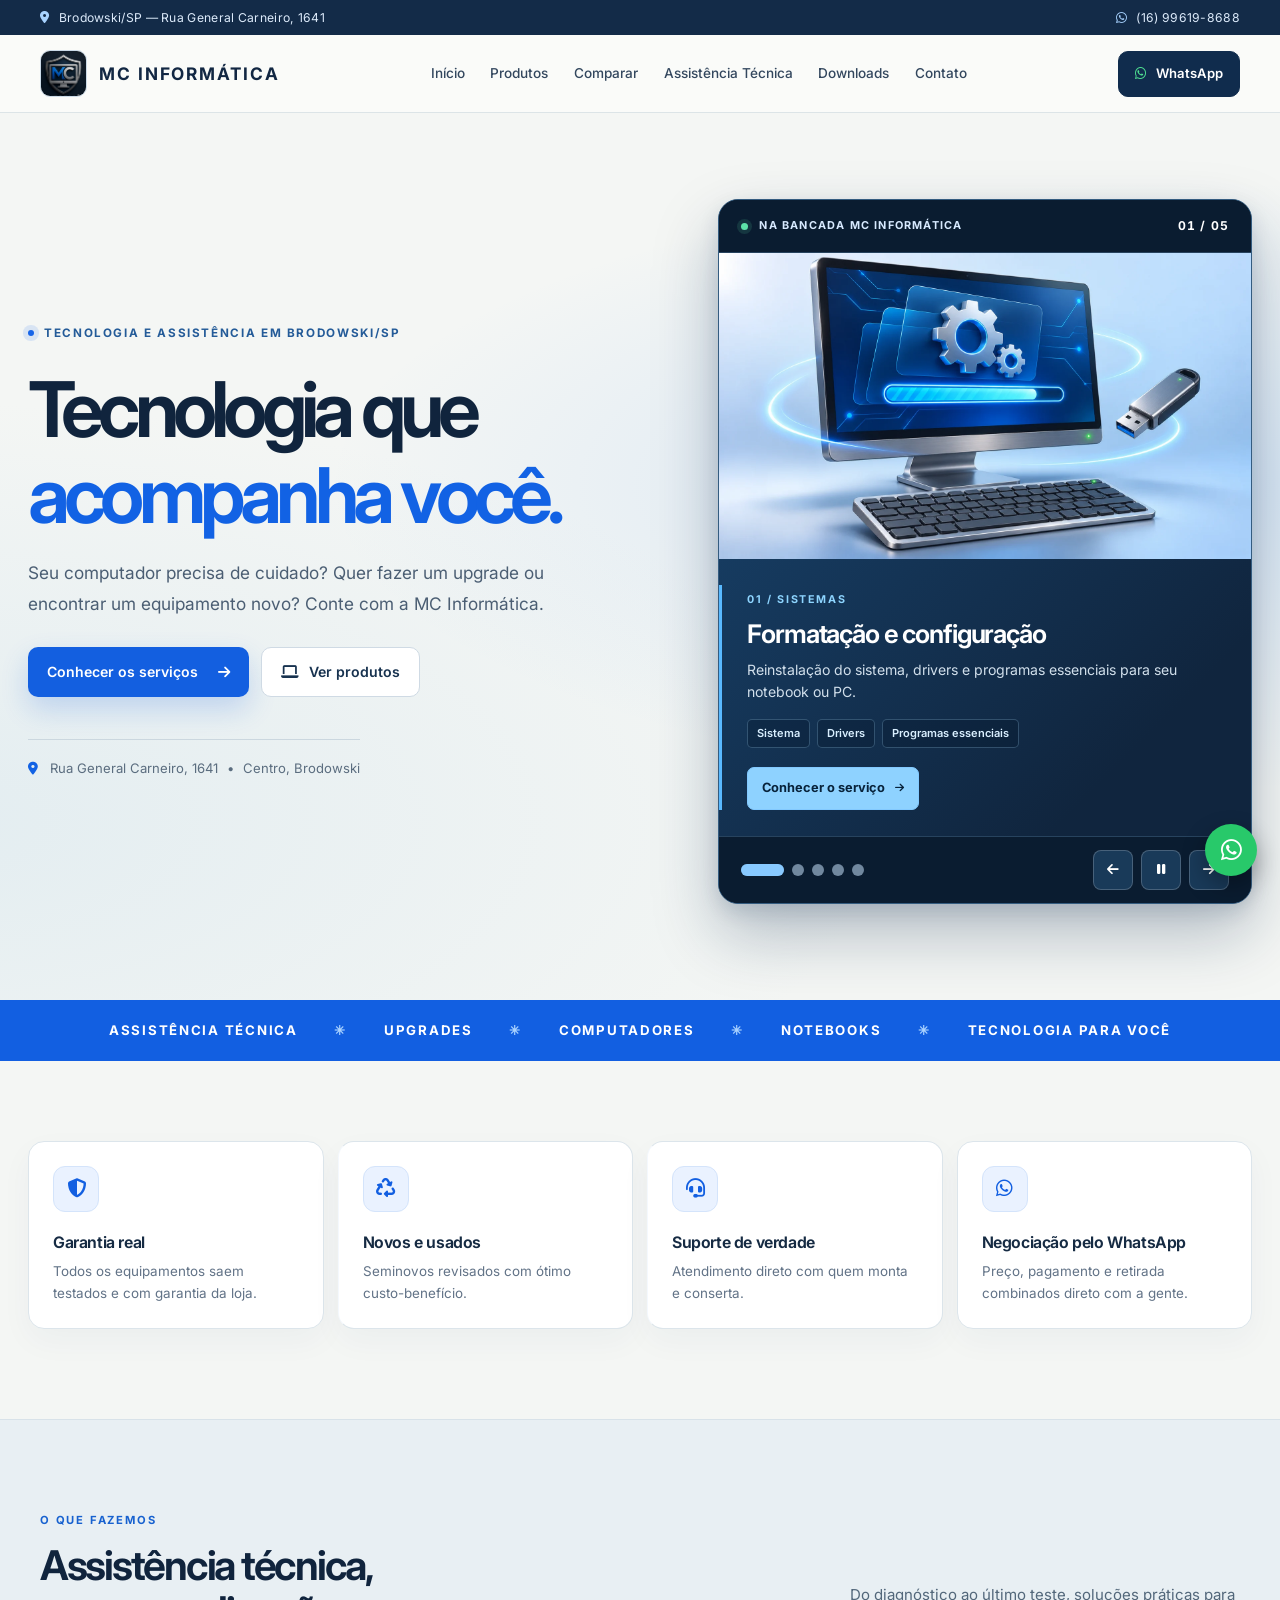
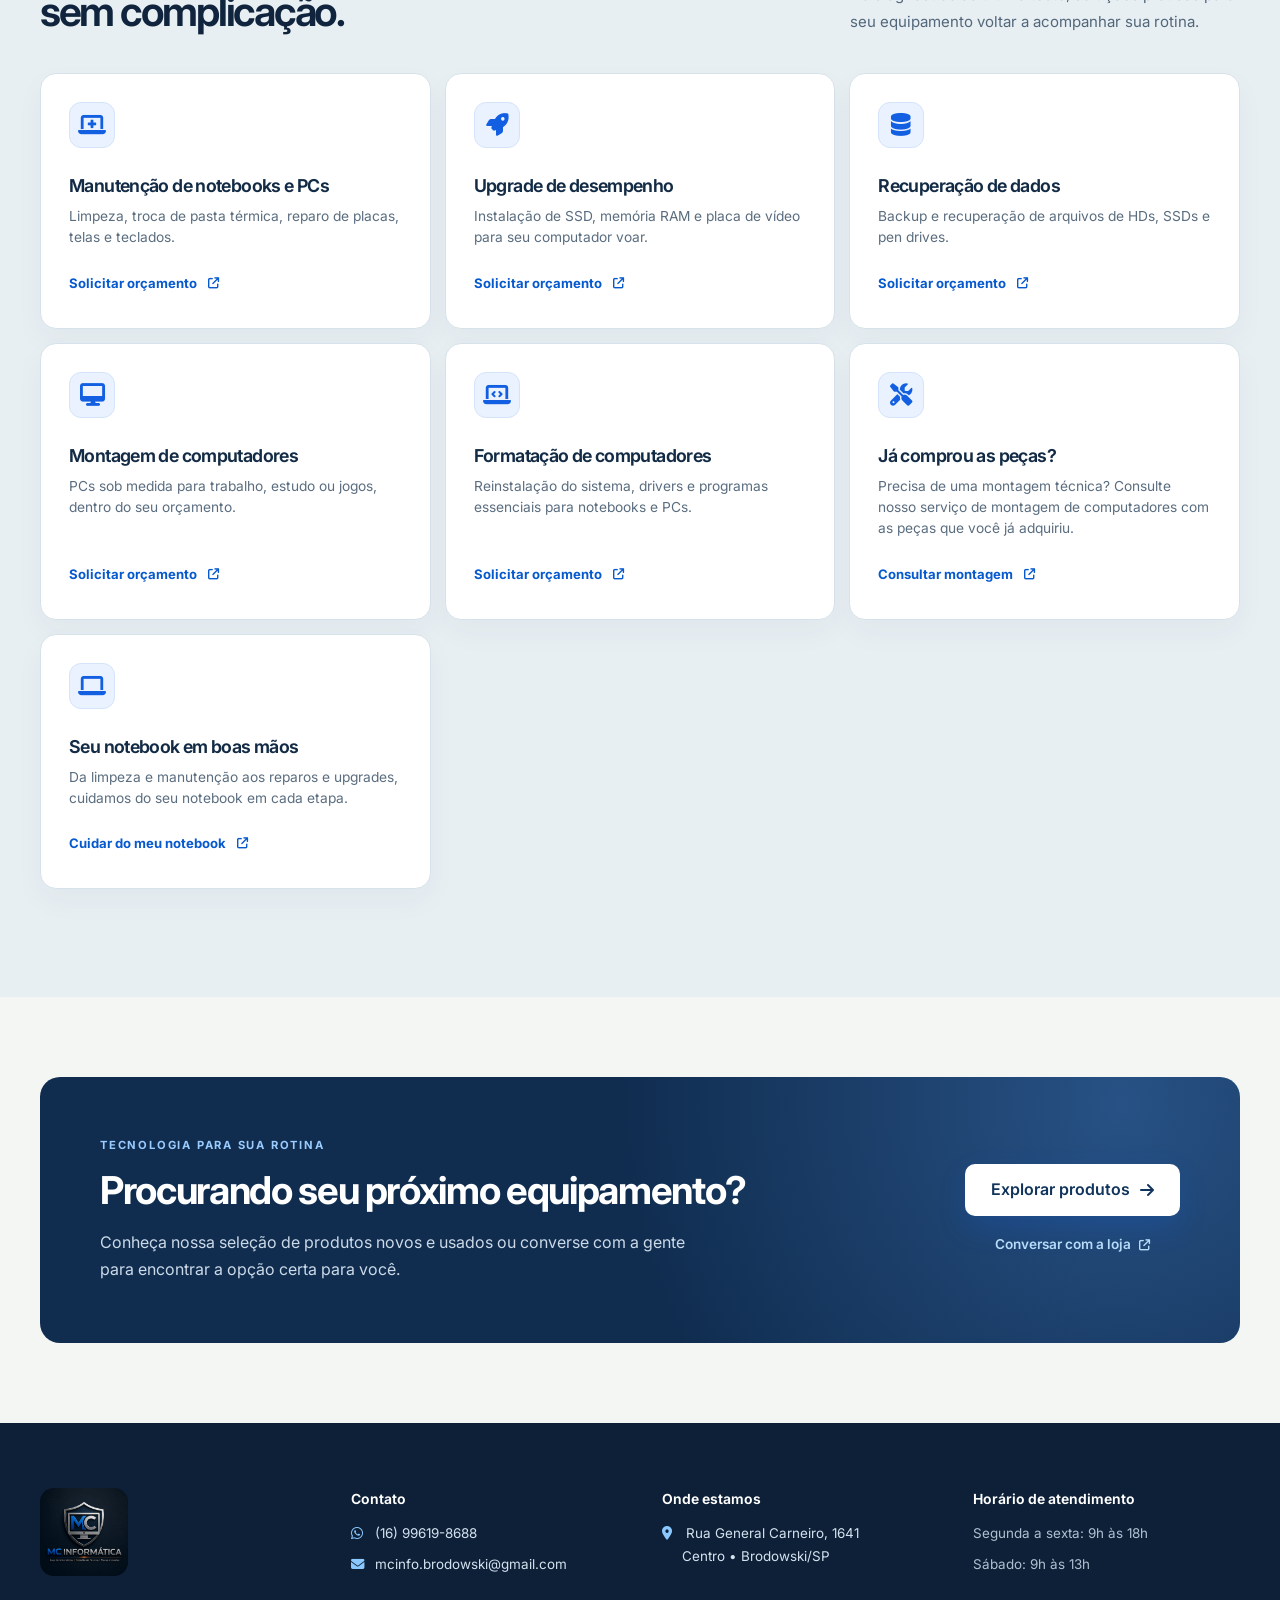
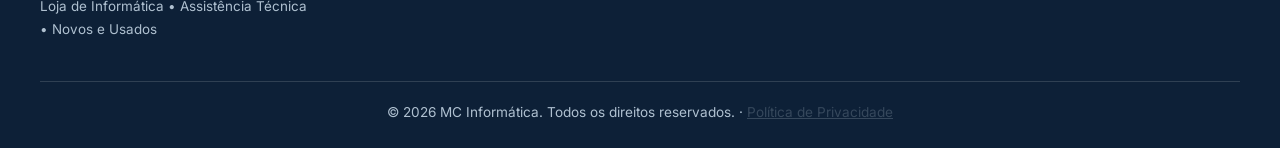
<file: index.html>
<!DOCTYPE html>
<html lang="pt-BR">
<head>
    <meta charset="UTF-8">
    <meta name="viewport" content="width=device-width, initial-scale=1.0">
    <title>MC Informática — Loja de Informática, Assistência Técnica, Novos e Usados</title>
    <meta name="description" content="MC Informática em Brodowski/SP: computadores, notebooks, periféricos e hardware, novos e usados, e assistência técnica especializada. Rua General Carneiro, 1641 — Centro. Atendimento pelo WhatsApp (16) 99619-8688.">
    <link rel="icon" type="image/jpeg" href="img/logo.jpg">
    <link rel="preconnect" href="https://fonts.googleapis.com">
    <link href="https://fonts.googleapis.com/css2?family=Rajdhani:wght@500;600;700&family=Inter:wght@400;500;600;700&display=swap" rel="stylesheet">
    <link rel="stylesheet" href="https://cdnjs.cloudflare.com/ajax/libs/font-awesome/6.5.2/css/all.min.css" crossorigin="anonymous">
    <link rel="stylesheet" href="style.css?v=20261016-3">
    <link rel="stylesheet" href="refinamento.css?v=20261104-logo-1">
    <script type="application/ld+json">
    {
      "@context": "https://schema.org",
      "@type": "ComputerStore",
      "name": "MC Informática",
      "description": "Loja de informática e assistência técnica em Brodowski/SP: computadores, notebooks, periféricos e hardware, novos e usados.",
      "url": "https://www.mcinformatica.net.br",
      "image": "https://www.mcinformatica.net.br/img/logo.jpg",
      "telephone": "+5516996198688",
      "email": "mcinfo.brodowski@gmail.com",
      "address": {
        "@type": "PostalAddress",
        "streetAddress": "Rua General Carneiro, 1641",
        "addressLocality": "Brodowski",
        "addressRegion": "SP",
        "postalCode": "14340-000",
        "addressCountry": "BR"
      }
    }
    </script>
</head>
<body>

    <!-- Barra superior -->
    <div class="topbar">
        <span><i class="fa-solid fa-location-dot"></i> Brodowski/SP &mdash; Rua General Carneiro, 1641</span>
        <span><i class="fa-brands fa-whatsapp"></i> (16) 99619-8688</span>
    </div>

    <!-- Cabeçalho -->
    <header class="header">
        <a class="brand" href="#inicio">
            <span class="brand-badge"><img src="img/logo.jpg" alt="Logo MC Informática"></span>
            <span class="brand-name"><strong>MC</strong> INFORMÁTICA</span>
        </a>

        <nav class="nav" id="nav">
            <a href="#inicio">Início</a>
            <a href="produtos.html">Produtos</a>
            <a href="comparar.html">Comparar</a>
            <a href="#servicos">Assistência Técnica</a>
            <a href="downloads-teste.html">Downloads</a>
            <a href="#contato">Contato</a>
        </nav>

        <div class="header-actions">
            <a href="#" class="btn btn-whatsapp btn-header-whats link-whats" data-whats="Olá! Vim pelo site da MC Informática.">
                <i class="fa-brands fa-whatsapp"></i> WhatsApp
            </a>
            <button class="menu-toggle" id="menu-toggle" aria-label="Abrir menu">
                <i class="fa-solid fa-bars"></i>
            </button>
        </div>
    </header>

    <!-- Hero -->
    <section class="hero" id="inicio">
        <div class="hero-conteudo">
            <p class="hero-tag"><span class="status-ponto" aria-hidden="true"></span> Tecnologia e assistência em Brodowski/SP</p>
            <h1>Tecnologia que <span>acompanha você.</span></h1>
            <p class="hero-texto">Seu computador precisa de cuidado? Quer fazer um upgrade ou encontrar um equipamento novo? Conte com a MC Informática.</p>
            <div class="hero-botoes">
                <a href="#servicos" class="btn btn-primario">Conhecer os serviços <i class="fa-solid fa-arrow-right" aria-hidden="true"></i></a>
                <a href="produtos.html" class="btn btn-secundario"><i class="fa-solid fa-laptop" aria-hidden="true"></i> Ver produtos</a>
            </div>
            <div class="hero-assinatura"><i class="fa-solid fa-location-dot" aria-hidden="true"></i> Rua General Carneiro, 1641 <span aria-hidden="true">•</span> Centro, Brodowski</div>
        </div>

        <div class="banner-servicos" aria-label="Destaques dos serviços da MC Informática">
            <div class="banner-cabecalho"><span><span class="banner-luz" aria-hidden="true"></span> NA BANCADA MC INFORMÁTICA</span><span id="banner-contador">01 / 05</span></div>
            <div class="banner-telas" id="banner-telas">
                <article class="banner-tela is-active" data-servico="Formatação de computadores">
                    <div class="banner-arte cena-formatacao" role="img" aria-label="Cena animada de instalação e configuração de um computador"><svg viewBox="0 0 600 300" preserveAspectRatio="xMidYMid slice" aria-hidden="true"><rect class="scene-panel" x="85" y="31" width="338" height="212" rx="15"/><rect class="scene-screen" x="98" y="44" width="312" height="184" rx="8"/><text class="scene-kicker" x="118" y="75">MC / SISTEMA</text><circle class="scene-pulse" cx="385" cy="70" r="5"/><text class="scene-title" x="118" y="111">Preparando seu PC</text><rect class="scene-track" x="118" y="133" width="264" height="9" rx="5"/><rect class="scene-fill" x="118" y="133" width="264" height="9" rx="5"/><text class="scene-small" x="118" y="166">INSTALANDO DRIVERS E PROGRAMAS</text><path class="scene-code" d="M118 184h106m-106 13h170m-170 13h81"/><path class="scene-scan" d="M99 73h310"/><path class="scene-metal" d="M229 243v13h52v-13m-87 13h122"/><rect class="scene-tower" x="448" y="54" width="77" height="190" rx="11"/><circle class="scene-fan-ring" cx="486" cy="113" r="25"/><g class="scene-fan" style="transform-origin:486px 113px"><path d="M486 112c-17-12-13-23-5-24 9-1 12 9 5 24zm1 1c17-12 26-6 22 2-4 8-13 7-22-2zm-2 1c0 21-10 25-15 19-5-7 0-15 15-19z"/></g><circle class="scene-led" cx="486" cy="201" r="4"/></svg><span class="banner-arte-tag">SISTEMA PRONTO PARA USAR</span></div>
                    <div class="banner-conteudo"><span class="banner-categoria">01 / SISTEMAS</span><h2>Formatação e configuração</h2><p>Reinstalação do sistema, drivers e programas essenciais para seu notebook ou PC.</p><div class="banner-detalhes"><span>Sistema</span><span>Drivers</span><span>Programas essenciais</span></div><a href="#servicos">Conhecer o serviço <i class="fa-solid fa-arrow-right" aria-hidden="true"></i></a></div>
                </article>
                <article class="banner-tela" data-servico="Manutenção de notebooks e PCs" hidden>
                    <div class="banner-arte cena-manutencao" role="img" aria-label="Cena animada de diagnóstico, ventilação e manutenção"><svg viewBox="0 0 600 300" preserveAspectRatio="xMidYMid slice" aria-hidden="true"><rect class="scene-panel" x="67" y="36" width="466" height="208" rx="15"/><path class="scene-divider" d="M354 51v178"/><text class="scene-kicker" x="91" y="70">DIAGNÓSTICO / 02</text><circle class="scene-fan-ring" cx="212" cy="142" r="62"/><circle class="scene-fan-ring scene-ring-inner" cx="212" cy="142" r="44"/><g class="scene-fan" style="transform-origin:212px 142px"><path d="M212 138c-38-28-27-56-7-52 20 4 22 25 7 52zm4 5c39-29 62-10 51 9-10 18-31 14-51-9zm-7 5c-1 49-29 59-42 43-14-16-1-36 42-43z"/></g><circle class="scene-hub" cx="212" cy="142" r="11"/><text class="scene-small" x="148" y="221">LIMPEZA • REVISÃO</text><text class="scene-kicker" x="381" y="78">SAÚDE DO PC</text><path class="scene-wave" d="M381 135h22l14-29 19 61 19-45 12 13h38"/><rect class="scene-track" x="381" y="184" width="122" height="7" rx="4"/><rect class="scene-meter" x="381" y="184" width="98" height="7" rx="4"/><text class="scene-small" x="381" y="216">TESTES EM ANDAMENTO</text><circle class="scene-pulse" cx="508" cy="63" r="5"/></svg><span class="banner-arte-tag">CUIDADO COM CADA DETALHE</span></div>
                    <div class="banner-conteudo"><span class="banner-categoria">02 / MANUTENÇÃO</span><h2>Seu equipamento bem cuidado</h2><p>Limpeza, troca de pasta térmica e reparos em notebooks e computadores.</p><div class="banner-detalhes"><span>Limpeza</span><span>Pasta térmica</span><span>Reparos</span></div><a href="#servicos">Conhecer o serviço <i class="fa-solid fa-arrow-right" aria-hidden="true"></i></a></div>
                </article>
                <article class="banner-tela" data-servico="Upgrade de desempenho" hidden>
                    <div class="banner-arte cena-upgrade" role="img" aria-label="Cena animada de upgrade de SSD com dados ganhando velocidade"><svg viewBox="0 0 600 300" preserveAspectRatio="xMidYMid slice" aria-hidden="true"><text class="scene-kicker" x="77" y="61">UPGRADE / DESEMPENHO</text><rect class="scene-drive-old" x="76" y="92" width="147" height="117" rx="12"/><text class="scene-small" x="99" y="128">ANTES</text><text class="scene-title" x="99" y="165">HD</text><path class="scene-code" d="M100 183h98"/><path class="scene-transfer" d="M246 151h98"/><circle class="scene-data-dot" cx="246" cy="151" r="5"/><circle class="scene-data-dot scene-data-dot-2" cx="246" cy="151" r="5"/><circle class="scene-data-dot scene-data-dot-3" cx="246" cy="151" r="5"/><g class="scene-ssd"><rect class="scene-drive-new" x="360" y="75" width="167" height="150" rx="14"/><path class="scene-chip-line" d="M379 99h129m-129 103h129"/><rect class="scene-chip" x="393" y="112" width="102" height="77" rx="7"/><text class="scene-title" x="421" y="158">SSD</text><circle class="scene-led" cx="506" cy="92" r="4"/></g><text class="scene-small" x="365" y="251">RESPOSTA MAIS RÁPIDA</text></svg><span class="banner-arte-tag">MAIS DESEMPENHO</span></div>
                    <div class="banner-conteudo"><span class="banner-categoria">03 / UPGRADE</span><h2>Mais velocidade para sua rotina</h2><p>Instalação de SSD, memória RAM e outros componentes para melhorar seu computador.</p><div class="banner-detalhes"><span>SSD</span><span>Memória RAM</span><span>Componentes</span></div><a href="#servicos">Conhecer o serviço <i class="fa-solid fa-arrow-right" aria-hidden="true"></i></a></div>
                </article>
                <article class="banner-tela" data-servico="Montagem de computadores" hidden>
                    <div class="banner-arte cena-montagem" role="img" aria-label="Cena animada de componentes sendo montados em um PC"><svg viewBox="0 0 600 300" preserveAspectRatio="xMidYMid slice" aria-hidden="true"><text class="scene-kicker" x="70" y="57">MONTAGEM SOB MEDIDA</text><rect class="scene-case" x="80" y="73" width="197" height="189" rx="14"/><rect class="scene-case-inner" x="94" y="88" width="169" height="159" rx="8"/><circle class="scene-fan-ring" cx="176" cy="167" r="45"/><g class="scene-fan" style="transform-origin:176px 167px"><path d="M176 164c-28-21-20-40-5-38 15 3 16 18 5 38zm3 4c29-21 46-7 38 7-8 13-23 10-38-7zm-5 4c-1 35-21 43-31 31-10-12-1-27 31-31z"/></g><circle class="scene-hub" cx="176" cy="167" r="8"/><path class="scene-cable" d="M278 117h75m-75 53h75m-75 53h75"/><g class="scene-component scene-component-1"><rect x="357" y="98" width="153" height="38" rx="8"/><text x="373" y="123">PROCESSADOR</text></g><g class="scene-component scene-component-2"><rect x="357" y="151" width="153" height="38" rx="8"/><text x="373" y="176">MEMÓRIA RAM</text></g><g class="scene-component scene-component-3"><rect x="357" y="204" width="153" height="38" rx="8"/><text x="373" y="229">SSD / ARMAZEN.</text></g></svg><span class="banner-arte-tag">FEITO PARA VOCÊ</span></div>
                    <div class="banner-conteudo"><span class="banner-categoria">04 / MONTAGEM</span><h2>Um PC do seu jeito</h2><p>Computadores sob medida para trabalho, estudo ou jogos, dentro do seu orçamento.</p><div class="banner-detalhes"><span>Trabalho</span><span>Estudo</span><span>Jogos</span></div><a href="#servicos">Conhecer o serviço <i class="fa-solid fa-arrow-right" aria-hidden="true"></i></a></div>
                </article>
                <article class="banner-tela" data-servico="Recuperação de dados" hidden>
                    <div class="banner-arte cena-dados" role="img" aria-label="Cena animada de arquivos transferidos para uma área segura"><svg viewBox="0 0 600 300" preserveAspectRatio="xMidYMid slice" aria-hidden="true"><text class="scene-kicker" x="75" y="60">DADOS / PROTEÇÃO</text><rect class="scene-drive-old" x="76" y="87" width="150" height="140" rx="14"/><circle class="scene-fan-ring" cx="151" cy="145" r="35"/><circle class="scene-hub" cx="151" cy="145" r="11"/><circle class="scene-led" cx="193" cy="197" r="4"/><text class="scene-small" x="96" y="253">ORIGEM</text><path class="scene-transfer" d="M242 156h122"/><g class="scene-file scene-file-1"><rect x="248" y="143" width="22" height="27" rx="3"/><path d="M253 151h12m-12 5h9"/></g><g class="scene-file scene-file-2"><rect x="248" y="143" width="22" height="27" rx="3"/><path d="M253 151h12m-12 5h9"/></g><g class="scene-file scene-file-3"><rect x="248" y="143" width="22" height="27" rx="3"/><path d="M253 151h12m-12 5h9"/></g><path class="scene-vault" d="M397 122a45 45 0 0 1 85-18 44 44 0 0 1 27 79H390a34 34 0 0 1 7-61z"/><path class="scene-lock" d="M438 146v-12a17 17 0 0 1 34 0v12m-37 0h40v35h-40z"/><circle class="scene-pulse" cx="455" cy="162" r="4"/><text class="scene-small" x="414" y="221">DESTINO SEGURO</text></svg><span class="banner-arte-tag">SEUS ARQUIVOS IMPORTAM</span></div>
                    <div class="banner-conteudo"><span class="banner-categoria">05 / DADOS</span><h2>Ajuda para recuperar arquivos</h2><p>Backup e avaliação de recuperação de dados em HDs, SSDs e pen drives.</p><div class="banner-detalhes"><span>Backup</span><span>HD e SSD</span><span>Pen drives</span></div><a href="#servicos">Conhecer o serviço <i class="fa-solid fa-arrow-right" aria-hidden="true"></i></a></div>
                </article>
            </div>
            <div class="banner-rodape">
                <div class="banner-pontos" id="banner-pontos" aria-label="Escolher destaque">
                    <button type="button" class="is-active" aria-label="Mostrar formatação" aria-current="true"></button>
                    <button type="button" aria-label="Mostrar manutenção"></button>
                    <button type="button" aria-label="Mostrar upgrade"></button>
                    <button type="button" aria-label="Mostrar montagem"></button>
                    <button type="button" aria-label="Mostrar recuperação de dados"></button>
                </div>
                <div class="banner-setas"><button type="button" id="banner-anterior" aria-label="Serviço anterior"><i class="fa-solid fa-arrow-left" aria-hidden="true"></i></button><button type="button" id="banner-pausa" aria-label="Pausar rotação automática" aria-pressed="false"><i class="fa-solid fa-pause" aria-hidden="true"></i></button><button type="button" id="banner-proximo" aria-label="Próximo serviço"><i class="fa-solid fa-arrow-right" aria-hidden="true"></i></button></div>
            </div>
        </div>
    </section>

    <section class="faixa-manifesto" aria-label="Serviços e produtos"><div>ASSISTÊNCIA TÉCNICA <span>✳</span> UPGRADES <span>✳</span> COMPUTADORES <span>✳</span> NOTEBOOKS <span>✳</span> TECNOLOGIA PARA VOCÊ</div></section>

    <!-- Diferenciais -->
    <section class="diferenciais">
        <div class="diferencial">
            <i class="fa-solid fa-shield-halved"></i>
            <h3>Garantia real</h3>
            <p>Todos os equipamentos saem testados e com garantia da loja.</p>
        </div>
        <div class="diferencial">
            <i class="fa-solid fa-recycle"></i>
            <h3>Novos e usados</h3>
            <p>Seminovos revisados com ótimo custo-benefício.</p>
        </div>
        <div class="diferencial">
            <i class="fa-solid fa-headset"></i>
            <h3>Suporte de verdade</h3>
            <p>Atendimento direto com quem monta e conserta.</p>
        </div>
        <div class="diferencial">
            <i class="fa-brands fa-whatsapp"></i>
            <h3>Negociação pelo WhatsApp</h3>
            <p>Preço, pagamento e retirada combinados direto com a gente.</p>
        </div>
    </section>

    <!-- Assistência Técnica -->
    <main class="secao secao-servicos" id="servicos">
        <div class="secao-intro">
            <div><span class="secao-kicker">O QUE FAZEMOS</span><h2 class="secao-titulo">Assistência técnica,<br>sem complicação.</h2></div>
            <p class="secao-subtitulo">Do diagnóstico ao último teste, soluções práticas para seu equipamento voltar a acompanhar sua rotina.</p>
        </div>

        <div class="grade-servicos">
            <div class="servico">
                <i class="fa-solid fa-laptop-medical"></i>
                <h3>Manutenção de notebooks e PCs</h3>
                <p>Limpeza, troca de pasta térmica, reparo de placas, telas e teclados.</p>
                <a class="servico-orcamento" href="https://wa.me/5516996198688" data-whats="Olá! Gostaria de um orçamento para manutenção de notebook ou PC." aria-label="Pedir orçamento para manutenção pelo WhatsApp">Solicitar orçamento <i class="fa-solid fa-arrow-up-right-from-square" aria-hidden="true"></i></a>
            </div>
            <div class="servico">
                <i class="fa-solid fa-rocket"></i>
                <h3>Upgrade de desempenho</h3>
                <p>Instalação de SSD, memória RAM e placa de vídeo para seu computador voar.</p>
                <a class="servico-orcamento" href="https://wa.me/5516996198688" data-whats="Olá! Gostaria de um orçamento para upgrade de desempenho (SSD, memória RAM ou placa de vídeo)." aria-label="Pedir orçamento para upgrade pelo WhatsApp">Solicitar orçamento <i class="fa-solid fa-arrow-up-right-from-square" aria-hidden="true"></i></a>
            </div>
            <div class="servico">
                <i class="fa-solid fa-database"></i>
                <h3>Recuperação de dados</h3>
                <p>Backup e recuperação de arquivos de HDs, SSDs e pen drives.</p>
                <a class="servico-orcamento" href="https://wa.me/5516996198688" data-whats="Olá! Gostaria de um orçamento para recuperação de dados." aria-label="Pedir orçamento para recuperação de dados pelo WhatsApp">Solicitar orçamento <i class="fa-solid fa-arrow-up-right-from-square" aria-hidden="true"></i></a>
            </div>
            <div class="servico">
                <i class="fa-solid fa-desktop"></i>
                <h3>Montagem de computadores</h3>
                <p>PCs sob medida para trabalho, estudo ou jogos, dentro do seu orçamento.</p>
                <a class="servico-orcamento" href="https://wa.me/5516996198688" data-whats="Olá! Gostaria de um orçamento para montagem de computador." aria-label="Pedir orçamento para montagem de computador pelo WhatsApp">Solicitar orçamento <i class="fa-solid fa-arrow-up-right-from-square" aria-hidden="true"></i></a>
            </div>
            <div class="servico">
                <i class="fa-solid fa-laptop-code"></i>
                <h3>Formatação de computadores</h3>
                <p>Reinstalação do sistema, drivers e programas essenciais para notebooks e PCs.</p>
                <a class="servico-orcamento" href="https://wa.me/5516996198688" data-whats="Olá! Gostaria de um orçamento para formatação de computador ou notebook." aria-label="Pedir orçamento para formatação pelo WhatsApp">Solicitar orçamento <i class="fa-solid fa-arrow-up-right-from-square" aria-hidden="true"></i></a>
            </div>
            <div class="servico">
                <i class="fa-solid fa-screwdriver-wrench" aria-hidden="true"></i>
                <h3>Já comprou as peças?</h3>
                <p>Precisa de uma montagem técnica? Consulte nosso serviço de montagem de computadores com as peças que você já adquiriu.</p>
                <a class="servico-orcamento" href="https://wa.me/5516996198688" data-whats="Olá! Já comprei as peças e gostaria de consultar o serviço de montagem do meu computador." aria-label="Consultar montagem de computador com peças próprias pelo WhatsApp">Consultar montagem <i class="fa-solid fa-arrow-up-right-from-square" aria-hidden="true"></i></a>
            </div>
            <div class="servico">
                <i class="fa-solid fa-laptop" aria-hidden="true"></i>
                <h3>Seu notebook em boas mãos</h3>
                <p>Da limpeza e manutenção aos reparos e upgrades, cuidamos do seu notebook em cada etapa.</p>
                <a class="servico-orcamento" href="https://wa.me/5516996198688" data-whats="Olá! Gostaria de saber mais sobre os cuidados e serviços para meu notebook." aria-label="Consultar cuidados para notebook pelo WhatsApp">Cuidar do meu notebook <i class="fa-solid fa-arrow-up-right-from-square" aria-hidden="true"></i></a>
            </div>
        </div>
    </main>

    <section class="convite-loja" aria-labelledby="convite-titulo">
        <div class="convite-conteudo">
            <div><span class="secao-kicker">TECNOLOGIA PARA SUA ROTINA</span><h2 id="convite-titulo">Procurando seu próximo equipamento?</h2><p>Conheça nossa seleção de produtos novos e usados ou converse com a gente para encontrar a opção certa para você.</p></div>
            <div class="convite-acoes"><a class="btn btn-primario" href="produtos.html">Explorar produtos <i class="fa-solid fa-arrow-right" aria-hidden="true"></i></a><a class="convite-link link-whats" href="https://wa.me/5516996198688" data-whats="Olá! Gostaria de saber mais sobre os produtos disponíveis.">Conversar com a loja <i class="fa-solid fa-arrow-up-right-from-square" aria-hidden="true"></i></a></div>
        </div>
    </section>

    <!-- Contato / Rodapé -->
    <footer class="rodape" id="contato">
        <div class="rodape-colunas">
            <div class="rodape-coluna">
                <img src="img/logo.jpg" alt="MC Informática" class="rodape-logo">
                <p>Loja de Informática &bull; Assistência Técnica &bull; Novos e Usados</p>
            </div>
            <div class="rodape-coluna">
                <h4>Contato</h4>
                <p><i class="fa-brands fa-whatsapp"></i> <a href="#" class="link-whats" data-whats="Olá! Vim pelo site da MC Informática.">(16) 99619-8688</a></p>
                <p><i class="fa-solid fa-envelope"></i> <a href="mailto:mcinfo.brodowski@gmail.com">mcinfo.brodowski@gmail.com</a></p>
            </div>

            <div class="rodape-coluna">
                <h4>Onde estamos</h4>
                <p>
                    <i class="fa-solid fa-location-dot"></i>
                    <a href="https://www.google.com/maps/search/?api=1&amp;query=MC+Inform%C3%A1tica+Rua+General+Carneiro+1641+Brodowski+SP" target="_blank" rel="noopener">
                        Rua General Carneiro, 1641<br>
                        <span class="recuo">Centro &bull; Brodowski/SP</span>
                    </a>
                </p>
            </div>
            <div class="rodape-coluna">
                <h4>Horário de atendimento</h4>
                <p>Segunda a sexta: 9h às 18h</p>
                <p>Sábado: 9h às 13h</p>
            </div>
        </div>
        <p class="rodape-copy">
            © 2026 MC Informática. Todos os direitos reservados. <span aria-hidden="true">·</span> <a href="politica-de-privacidade.html">Política de Privacidade</a>
        </p>
    </footer>

    <!-- Botão flutuante do WhatsApp -->
    <a href="#" class="whats-flutuante link-whats" data-whats="Olá! Vim pelo site da MC Informática." aria-label="Falar no WhatsApp">
        <i class="fa-brands fa-whatsapp"></i>
    </a>

    <script src="app.js?v=20260924-3"></script>
    <script src="banner.js?v=20261016-3"></script>
</body>
</html>
</file>
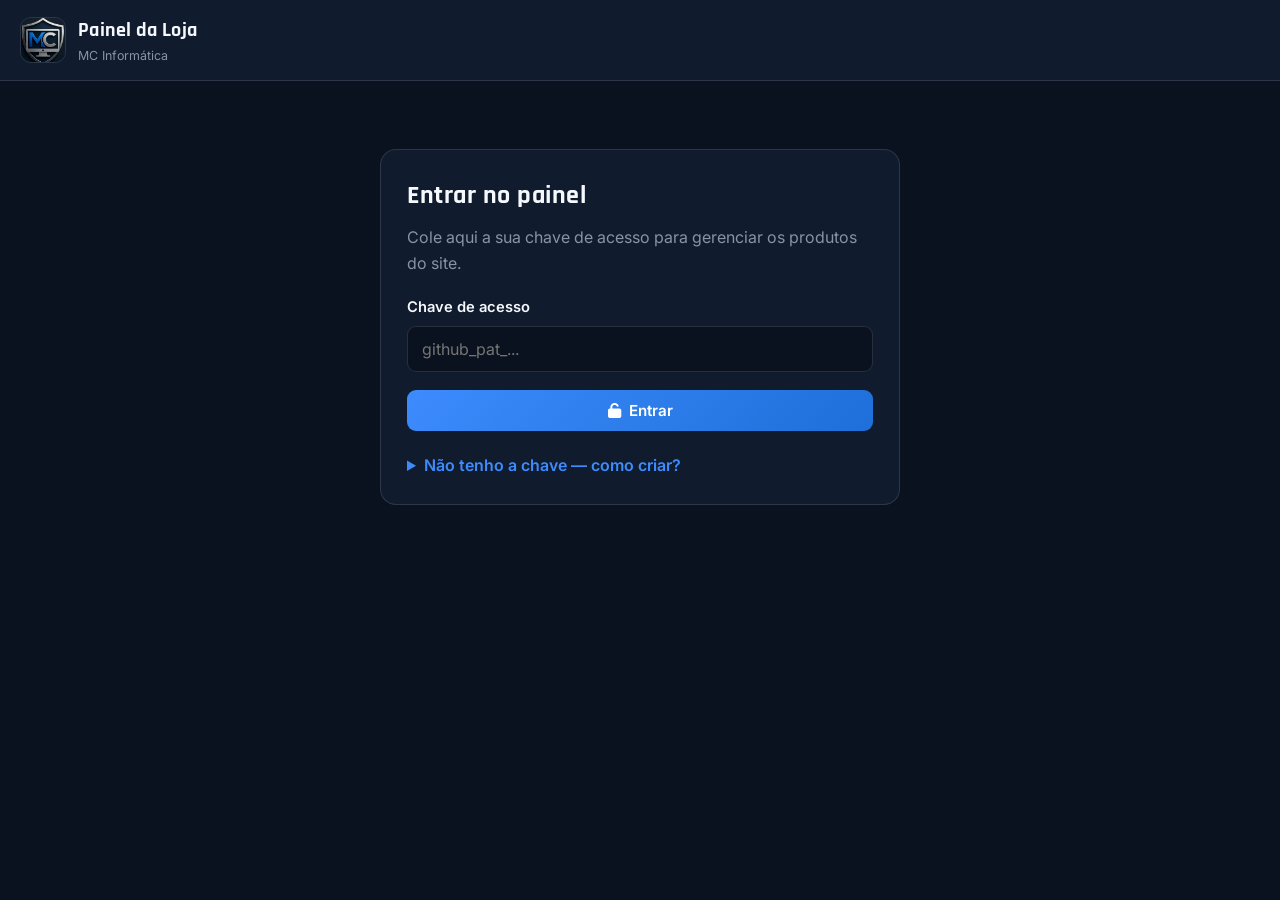
<file: admin.html>
<!DOCTYPE html>
<html lang="pt-BR">
<head>
    <meta charset="UTF-8">
    <meta name="viewport" content="width=device-width, initial-scale=1.0">
    <meta name="robots" content="noindex, nofollow, noarchive">
    <title>Painel da Loja — MC Informática</title>
    <link rel="icon" type="image/jpeg" href="img/logo.jpg">
    <link href="https://fonts.googleapis.com/css2?family=Rajdhani:wght@500;600;700&family=Inter:wght@400;500;600;700&display=swap" rel="stylesheet">
    <link rel="stylesheet" href="https://cdnjs.cloudflare.com/ajax/libs/font-awesome/6.5.2/css/all.min.css" crossorigin="anonymous">
<style>
:root {
    --marinho-escuro: #0a1220;
    --marinho: #101b2d;
    --marinho-claro: #18263d;
    --azul: #1e6fd9;
    --azul-claro: #3d8bfd;
    --prata: #c9d2dc;
    --prata-escuro: #8794a3;
    --laranja: #ff8c1a;
    --verde: #25d366;
    --vermelho: #e2564f;
    --branco: #f5f8fc;
    --borda: rgba(201, 210, 220, 0.15);
}

* { margin: 0; padding: 0; box-sizing: border-box; }

body {
    background: var(--marinho-escuro);
    color: var(--branco);
    font-family: 'Inter', sans-serif;
    line-height: 1.6;
    padding-bottom: 60px;
}

h1, h2, h3 { font-family: 'Rajdhani', sans-serif; letter-spacing: 0.02em; }

/* ---------- Cabeçalho ---------- */
.topo {
    display: flex;
    align-items: center;
    justify-content: space-between;
    gap: 16px;
    flex-wrap: wrap;
    padding: 14px 20px;
    background: var(--marinho);
    border-bottom: 1px solid var(--borda);
    position: sticky;
    top: 0;
    z-index: 20;
}

.topo-marca { display: flex; align-items: center; gap: 12px; }

.topo-marca .selo-logo {
    width: 46px;
    height: 46px;
    border-radius: 11px;
    overflow: hidden;
    border: 1px solid var(--borda);
    flex-shrink: 0;
}

.topo-marca img { width: 100%; height: 100%; object-fit: cover; transform: scale(2.1) translateY(10%); }

.topo-marca h1 { font-size: 1.25rem; }

.topo-marca span { display: block; font-size: 0.78rem; color: var(--prata-escuro); font-family: 'Inter', sans-serif; }

.topo-acoes { display: flex; gap: 10px; flex-wrap: wrap; }

/* ---------- Botões ---------- */
.btn {
    display: inline-flex;
    align-items: center;
    justify-content: center;
    gap: 8px;
    padding: 11px 20px;
    border: none;
    border-radius: 9px;
    font-family: 'Inter', sans-serif;
    font-size: 0.95rem;
    font-weight: 600;
    cursor: pointer;
    text-decoration: none;
    transition: filter 0.2s, background 0.2s;
}

.btn:hover { filter: brightness(1.12); }
.btn:disabled { opacity: 0.55; cursor: not-allowed; }

.btn-azul { background: linear-gradient(135deg, var(--azul-claro), var(--azul)); color: #fff; }
.btn-neutro { background: var(--marinho-claro); color: var(--prata); border: 1px solid var(--borda); }
.btn-vermelho { background: transparent; color: var(--vermelho); border: 1px solid var(--vermelho); }
.btn-verde { background: var(--verde); color: #06331a; }
.btn-largo { width: 100%; }

/* ---------- Estrutura ---------- */
.area { max-width: 900px; margin: 0 auto; padding: 28px 20px; }

.cartao {
    background: var(--marinho);
    border: 1px solid var(--borda);
    border-radius: 16px;
    padding: 26px;
}

.oculto { display: none !important; }

/* ---------- Login ---------- */
.login { max-width: 560px; margin: 40px auto; }

.login h2 { font-size: 1.6rem; margin-bottom: 8px; }

.login > .cartao > p { color: var(--prata-escuro); margin-bottom: 20px; }

.passos {
    background: var(--marinho-escuro);
    border: 1px solid var(--borda);
    border-radius: 12px;
    padding: 18px 18px 18px 38px;
    margin-bottom: 20px;
    font-size: 0.92rem;
    color: var(--prata);
}

.passos li { margin-bottom: 8px; }
.passos li:last-child { margin-bottom: 0; }
.passos code {
    background: var(--marinho-claro);
    padding: 2px 7px;
    border-radius: 5px;
    font-size: 0.88em;
    color: var(--azul-claro);
}
.passos a { color: var(--azul-claro); }

/* ---------- Formulários ---------- */
.campo { margin-bottom: 18px; }

.campo label {
    display: block;
    font-weight: 600;
    font-size: 0.92rem;
    margin-bottom: 6px;
}

.campo .dica { font-weight: 400; color: var(--prata-escuro); font-size: 0.85rem; }

.campo input[type="text"],
.campo input[type="password"],
.campo input[type="number"],
.campo select,
.campo textarea {
    width: 100%;
    padding: 12px 14px;
    background: var(--marinho-escuro);
    border: 1px solid var(--borda);
    border-radius: 9px;
    color: var(--branco);
    font-family: 'Inter', sans-serif;
    font-size: 1rem;
}

.campo textarea { resize: vertical; min-height: 88px; }

.campo input:focus, .campo select:focus, .campo textarea:focus {
    outline: 2px solid var(--azul-claro);
    outline-offset: 1px;
}

.linha { display: grid; grid-template-columns: 1fr 1fr; gap: 16px; }

/* ---------- Aviso / status ---------- */
.aviso {
    padding: 12px 16px;
    border-radius: 9px;
    font-size: 0.92rem;
    margin-bottom: 18px;
}

.aviso-erro { background: rgba(226, 86, 79, 0.15); border: 1px solid var(--vermelho); color: #ffb4b0; }
.aviso-ok { background: rgba(37, 211, 102, 0.13); border: 1px solid var(--verde); color: #9df0bd; }
.aviso-info { background: rgba(61, 139, 253, 0.12); border: 1px solid var(--azul); color: #bcd8ff; }

/* ---------- Lista de produtos ---------- */
.barra-lista {
    display: flex;
    align-items: center;
    justify-content: space-between;
    gap: 14px;
    flex-wrap: wrap;
    margin-bottom: 18px;
}

.barra-lista h2 { font-size: 1.5rem; }
.barra-lista .contagem { color: var(--prata-escuro); font-size: 0.9rem; }

.lista { display: flex; flex-direction: column; gap: 12px; }

.item {
    display: flex;
    align-items: center;
    gap: 14px;
    background: var(--marinho);
    border: 1px solid var(--borda);
    border-radius: 13px;
    padding: 14px;
}

.item-foto {
    width: 64px;
    height: 64px;
    flex-shrink: 0;
    border-radius: 10px;
    overflow: hidden;
    background: var(--marinho-claro);
    display: flex;
    align-items: center;
    justify-content: center;
    color: var(--azul-claro);
    font-size: 1.4rem;
}

.item-foto img { width: 100%; height: 100%; object-fit: cover; }

.item-info { flex: 1; min-width: 0; }

.item-info h3 { font-size: 1.08rem; line-height: 1.3; }

.item-meta { font-size: 0.85rem; color: var(--prata-escuro); display: flex; gap: 8px; flex-wrap: wrap; align-items: center; }

.tag {
    padding: 2px 9px;
    border-radius: 999px;
    font-size: 0.72rem;
    font-weight: 700;
    text-transform: uppercase;
}

.tag-novo { background: var(--azul-claro); color: #fff; }
.tag-usado { background: var(--laranja); color: #000; }

.item-preco { font-weight: 700; color: var(--branco); }

.item-botoes { display: flex; gap: 6px; flex-shrink: 0; flex-wrap: wrap; justify-content: flex-end; }

.icone-botao {
    width: 38px;
    height: 38px;
    display: inline-flex;
    align-items: center;
    justify-content: center;
    background: var(--marinho-claro);
    border: 1px solid var(--borda);
    border-radius: 9px;
    color: var(--prata);
    cursor: pointer;
    font-size: 0.95rem;
}

.icone-botao:hover { background: var(--azul); color: #fff; }
.icone-botao.perigo:hover { background: var(--vermelho); border-color: var(--vermelho); }
.icone-botao:disabled { opacity: 0.35; cursor: not-allowed; }

.vazio { text-align: center; color: var(--prata-escuro); padding: 42px 20px; }
.vazio i { font-size: 2.2rem; display: block; margin-bottom: 12px; color: var(--azul-claro); }

/* ---------- Pré-visualização da foto ---------- */
.previa {
    display: flex;
    align-items: center;
    gap: 14px;
    margin-top: 10px;
}

.previa-caixa {
    width: 92px;
    height: 92px;
    border-radius: 11px;
    overflow: hidden;
    background: var(--marinho-escuro);
    border: 1px solid var(--borda);
    display: flex;
    align-items: center;
    justify-content: center;
    color: var(--prata-escuro);
    font-size: 1.6rem;
    flex-shrink: 0;
}

.previa-caixa img { width: 100%; height: 100%; object-fit: cover; }

/* ---------- Carregando ---------- */
.carregando { text-align: center; padding: 48px 20px; color: var(--prata-escuro); }
.carregando i { font-size: 2rem; color: var(--azul-claro); display: block; margin-bottom: 12px; }

@media (max-width: 620px) {
    .linha { grid-template-columns: 1fr; }
    .item { flex-wrap: wrap; }
    .item-botoes { width: 100%; justify-content: flex-start; }
}
</style>
</head>
<body>

<header class="topo">
    <div class="topo-marca">
        <span class="selo-logo"><img src="img/logo.jpg" alt="MC Informática"></span>
        <div>
            <h1>Painel da Loja</h1>
            <span>MC Informática</span>
        </div>
    </div>
    <div class="topo-acoes oculto" id="topo-acoes">
        <a class="btn btn-neutro" href="index.html" target="_blank"><i class="fa-solid fa-arrow-up-right-from-square"></i> Ver o site</a>
        <button class="btn btn-neutro" id="btn-sair"><i class="fa-solid fa-right-from-bracket"></i> Sair</button>
    </div>
</header>

<!-- ====================== LOGIN ====================== -->
<section class="area login" id="tela-login">
    <div class="cartao">
        <h2>Entrar no painel</h2>
        <p>Cole aqui a sua chave de acesso para gerenciar os produtos do site.</p>

        <div class="aviso aviso-erro oculto" id="erro-login"></div>

        <div class="campo">
            <label for="campo-token">Chave de acesso</label>
            <input type="password" id="campo-token" placeholder="github_pat_..." autocomplete="off">
        </div>

        <button class="btn btn-azul btn-largo" id="btn-entrar">
            <i class="fa-solid fa-unlock"></i> Entrar
        </button>

        <details style="margin-top: 22px;">
            <summary style="cursor: pointer; color: var(--azul-claro); font-weight: 600;">Não tenho a chave — como criar?</summary>
            <ol class="passos" style="margin-top: 14px;">
                <li>Abra <a href="https://github.com/settings/personal-access-tokens/new" target="_blank">esta página do GitHub</a> (faça login se pedir).</li>
                <li>Em <strong>Token name</strong>, escreva <code>painel-loja</code>.</li>
                <li>Em <strong>Expiration</strong>, escolha o prazo maior possível (ex.: <code>No expiration</code> ou 1 ano).</li>
                <li>Em <strong>Repository access</strong>, marque <strong>Only select repositories</strong> e escolha <code>mcinformatica</code>.</li>
                <li>Em <strong>Permissions → Repository permissions</strong>, procure <strong>Contents</strong> e mude para <strong>Read and write</strong>.</li>
                <li>Clique em <strong>Generate token</strong> e copie o código que aparecer (começa com <code>github_pat_</code>).</li>
                <li>Volte aqui, cole o código no campo acima e clique em Entrar.</li>
            </ol>
            <p style="font-size: 0.86rem; color: var(--prata-escuro);">
                Guarde essa chave num lugar seguro. Ela fica salva só neste navegador —
                use o painel no seu computador ou celular pessoal, e clique em “Sair” se usar um aparelho compartilhado.
            </p>
        </details>
    </div>
</section>

<!-- ====================== LISTA ====================== -->
<section class="area oculto" id="tela-lista">
    <div class="aviso aviso-ok oculto" id="status-lista"></div>

    <div class="barra-lista">
        <div>
            <h2>Produtos do site</h2>
            <span class="contagem" id="contagem"></span>
        </div>
        <button class="btn btn-azul" id="btn-novo"><i class="fa-solid fa-plus"></i> Novo produto</button>
    </div>

    <div class="lista" id="lista"></div>
</section>

<!-- ====================== FORMULÁRIO ====================== -->
<section class="area oculto" id="tela-form">
    <div class="cartao">
        <h2 id="form-titulo" style="font-size: 1.5rem; margin-bottom: 20px;">Novo produto</h2>

        <div class="aviso aviso-erro oculto" id="erro-form"></div>

        <div class="campo">
            <label for="f-nome">Nome do produto</label>
            <input type="text" id="f-nome" placeholder="Ex.: Notebook Dell Inspiron 15">
        </div>

        <div class="linha">
            <div class="campo">
                <label for="f-categoria">Categoria</label>
                <select id="f-categoria">
                    <option value="notebooks">Notebooks</option>
                    <option value="computadores">Computadores</option>
                    <option value="perifericos">Periféricos</option>
                    <option value="hardware">Hardware</option>
                    <option value="acessorios">Acessórios</option>
                    <option value="outros">Outros</option>
                </select>
            </div>
            <div class="campo">
                <label for="f-condicao">Condição</label>
                <select id="f-condicao">
                    <option value="novo">Novo</option>
                    <option value="usado">Usado / Seminovo</option>
                </select>
            </div>
        </div>

        <div class="campo">
            <label for="f-preco">Preço <span class="dica">— deixe 0 para aparecer “Sob consulta”</span></label>
            <input type="number" id="f-preco" min="0" step="0.01" placeholder="1899,00">
        </div>

        <div class="campo">
            <label for="f-descricao">Descrição <span class="dica">— uma ou duas linhas com as principais características</span></label>
            <textarea id="f-descricao" placeholder="Core i5, 8GB de memória, SSD 256GB. Bateria nova, com garantia da loja."></textarea>
        </div>

        <div class="campo">
            <label for="f-foto">Foto <span class="dica">— opcional; sem foto aparece um ícone da categoria</span></label>
            <input type="file" id="f-foto" accept="image/*">
            <div class="previa">
                <div class="previa-caixa" id="previa-caixa"><i class="fa-solid fa-image"></i></div>
                <button type="button" class="btn btn-neutro oculto" id="btn-tirar-foto">
                    <i class="fa-solid fa-trash"></i> Remover foto
                </button>
            </div>
        </div>

        <div style="display: flex; gap: 12px; flex-wrap: wrap; margin-top: 26px;">
            <button class="btn btn-azul" id="btn-salvar" style="flex: 1; min-width: 200px;">
                <i class="fa-solid fa-floppy-disk"></i> Salvar e publicar
            </button>
            <button class="btn btn-neutro" id="btn-cancelar">Cancelar</button>
        </div>
    </div>
</section>

<!-- ====================== CARREGANDO ====================== -->
<div class="area carregando oculto" id="tela-carregando">
    <i class="fa-solid fa-circle-notch fa-spin"></i>
    <p id="texto-carregando">Carregando...</p>
</div>

<script>
/* ============================================================
   Painel da MC Informática
   Lê e grava o arquivo produtos.json direto no repositório do
   site (GitHub), usando a chave de acesso da loja.
   ============================================================ */

const REPO = "tmc1987/mcinformatica";
const BRANCH = "main";
const ARQUIVO = "produtos.json";
const API = `https://api.github.com/repos/${REPO}/contents/`;

const CATEGORIAS = {
    notebooks: "Notebooks",
    computadores: "Computadores",
    perifericos: "Periféricos",
    hardware: "Hardware",
    acessorios: "Acessórios",
    outros: "Outros"
};

const ICONES = {
    notebooks: "fa-solid fa-laptop",
    computadores: "fa-solid fa-desktop",
    perifericos: "fa-solid fa-keyboard",
    hardware: "fa-solid fa-microchip",
    acessorios: "fa-solid fa-plug",
    outros: "fa-solid fa-box"
};

let produtos = [];
let shaArquivo = null;
let editandoId = null;
let fotoPendente = null;   // Blob da foto escolhida, ainda não enviada
let fotoAtual = "";        // caminho da foto já salva

const el = (id) => document.getElementById(id);

// ---------- Chave de acesso ----------
const chave = {
    get: () => localStorage.getItem("mc_chave") || "",
    set: (v) => localStorage.setItem("mc_chave", v),
    limpar: () => localStorage.removeItem("mc_chave")
};

// ---------- Telas ----------
function mostrar(tela) {
    ["tela-login", "tela-lista", "tela-form", "tela-carregando"].forEach((t) =>
        el(t).classList.toggle("oculto", t !== tela)
    );
    el("topo-acoes").classList.toggle("oculto", tela === "tela-login");
    window.scrollTo({ top: 0 });
}

function carregando(texto) {
    el("texto-carregando").textContent = texto;
    mostrar("tela-carregando");
}

function aviso(id, texto, tipo) {
    const caixa = el(id);
    caixa.textContent = texto;
    caixa.className = "aviso aviso-" + tipo;
    caixa.classList.remove("oculto");
}

function esconderAviso(id) {
    el(id).classList.add("oculto");
}

// ---------- Comunicação com o GitHub ----------
function paraBase64(texto) {
    const bytes = new TextEncoder().encode(texto);
    let binario = "";
    bytes.forEach((b) => (binario += String.fromCharCode(b)));
    return btoa(binario);
}

function deBase64(base64) {
    const binario = atob(base64.replace(/\s/g, ""));
    const bytes = Uint8Array.from(binario, (c) => c.charCodeAt(0));
    return new TextDecoder().decode(bytes);
}

async function lerArquivo(caminho) {
    const resposta = await fetch(`${API}${caminho}?ref=${BRANCH}&t=${Date.now()}`, {
        cache: "no-store",
        headers: {
            Authorization: "Bearer " + chave.get(),
            Accept: "application/vnd.github+json"
        }
    });
    if (resposta.status === 404) return { conteudo: null, sha: null };
    if (!resposta.ok) throw new Error(await mensagemErro(resposta));
    const dados = await resposta.json();
    return { conteudo: deBase64(dados.content), sha: dados.sha };
}

async function gravarArquivo(caminho, conteudoBase64, mensagem, sha) {
    const corpo = { message: mensagem, content: conteudoBase64, branch: BRANCH };
    if (sha) corpo.sha = sha;

    const resposta = await fetch(API + caminho, {
        method: "PUT",
        headers: {
            Authorization: "Bearer " + chave.get(),
            Accept: "application/vnd.github+json",
            "Content-Type": "application/json"
        },
        body: JSON.stringify(corpo)
    });
    if (!resposta.ok) throw new Error(await mensagemErro(resposta));
    const dados = await resposta.json();
    return dados.content.sha;
}

async function mensagemErro(resposta) {
    let detalhe = "";
    try {
        const dados = await resposta.json();
        detalhe = dados.message || "";
    } catch (e) { /* resposta sem corpo */ }

    if (resposta.status === 401) return "Chave de acesso inválida ou expirada. Crie uma nova chave e entre de novo.";
    if (resposta.status === 403) return "A chave não tem permissão de escrita no site (Contents: Read and write).";
    if (resposta.status === 409) return "O site foi alterado em outro lugar. Recarregue a página e tente de novo.";
    return `Não consegui salvar (erro ${resposta.status}). ${detalhe}`;
}

// ---------- Entrar / sair ----------
el("btn-entrar").addEventListener("click", async () => {
    const valor = el("campo-token").value.trim();
    if (!valor) {
        aviso("erro-login", "Cole a sua chave de acesso no campo acima.", "erro");
        return;
    }
    esconderAviso("erro-login");
    chave.set(valor);
    await iniciar(true);
});

el("campo-token").addEventListener("keydown", (e) => {
    if (e.key === "Enter") el("btn-entrar").click();
});

el("btn-sair").addEventListener("click", () => {
    if (!confirm("Sair do painel? Você vai precisar colar a chave de novo para entrar.")) return;
    chave.limpar();
    el("campo-token").value = "";
    mostrar("tela-login");
});

// ---------- Carregar produtos ----------
async function iniciar(vindoDoLogin) {
    if (!chave.get()) {
        mostrar("tela-login");
        return;
    }

    carregando("Carregando produtos...");
    try {
        const { conteudo, sha } = await lerArquivo(ARQUIVO);
        produtos = conteudo ? JSON.parse(conteudo) : [];
        if (!Array.isArray(produtos)) produtos = [];
        shaArquivo = sha;
        renderizarLista();
        mostrar("tela-lista");
    } catch (erro) {
        chave.limpar();
        mostrar("tela-login");
        aviso("erro-login", erro.message, "erro");
        if (!vindoDoLogin) el("campo-token").value = "";
    }
}

// ---------- Lista ----------
function esc(texto) {
    return String(texto ?? "")
        .replace(/&/g, "&amp;").replace(/</g, "&lt;").replace(/>/g, "&gt;")
        .replace(/"/g, "&quot;").replace(/'/g, "&#39;");
}

function precoTexto(valor) {
    const n = Number(valor);
    return n > 0 ? n.toLocaleString("pt-BR", { style: "currency", currency: "BRL" }) : "Sob consulta";
}

function renderizarLista() {
    el("contagem").textContent =
        produtos.length === 0
            ? "Nenhum produto cadastrado"
            : produtos.length === 1
            ? "1 produto no site"
            : `${produtos.length} produtos no site`;

    if (produtos.length === 0) {
        el("lista").innerHTML = `
            <div class="cartao vazio">
                <i class="fa-solid fa-boxes-packing"></i>
                Nenhum produto cadastrado ainda.<br>
                Clique em <strong>Novo produto</strong> para começar.
            </div>`;
        return;
    }

    el("lista").innerHTML = produtos
        .map((p, i) => {
            const foto = p.imagem
                ? `<img src="${esc(p.imagem)}" alt="">`
                : `<i class="${ICONES[p.categoria] || ICONES.outros}"></i>`;
            const tag = p.condicao === "usado"
                ? '<span class="tag tag-usado">Usado</span>'
                : '<span class="tag tag-novo">Novo</span>';

            return `
            <div class="item">
                <div class="item-foto">${foto}</div>
                <div class="item-info">
                    <h3>${esc(p.nome)}</h3>
                    <div class="item-meta">
                        ${tag}
                        <span>${esc(CATEGORIAS[p.categoria] || "Outros")}</span>
                        <span class="item-preco">${precoTexto(p.preco)}</span>
                    </div>
                </div>
                <div class="item-botoes">
                    <button class="icone-botao" data-acao="subir" data-i="${i}" title="Mover para cima" ${i === 0 ? "disabled" : ""}>
                        <i class="fa-solid fa-arrow-up"></i>
                    </button>
                    <button class="icone-botao" data-acao="descer" data-i="${i}" title="Mover para baixo" ${i === produtos.length - 1 ? "disabled" : ""}>
                        <i class="fa-solid fa-arrow-down"></i>
                    </button>
                    <button class="icone-botao" data-acao="editar" data-i="${i}" title="Editar">
                        <i class="fa-solid fa-pen"></i>
                    </button>
                    <button class="icone-botao perigo" data-acao="excluir" data-i="${i}" title="Excluir">
                        <i class="fa-solid fa-trash"></i>
                    </button>
                </div>
            </div>`;
        })
        .join("");
}

el("lista").addEventListener("click", async (e) => {
    const botao = e.target.closest("button[data-acao]");
    if (!botao) return;
    const i = Number(botao.dataset.i);
    const acao = botao.dataset.acao;

    if (acao === "editar") { abrirFormulario(produtos[i]); return; }

    if (acao === "excluir") {
        if (!confirm(`Excluir "${produtos[i].nome}" do site?`)) return;
        produtos.splice(i, 1);
        await publicar("Remove produto do site", "Produto excluído! O site atualiza em cerca de 1 minuto.");
        return;
    }

    if (acao === "subir" && i > 0) {
        [produtos[i - 1], produtos[i]] = [produtos[i], produtos[i - 1]];
        await publicar("Reordena produtos do site", "Ordem atualizada!");
        return;
    }

    if (acao === "descer" && i < produtos.length - 1) {
        [produtos[i], produtos[i + 1]] = [produtos[i + 1], produtos[i]];
        await publicar("Reordena produtos do site", "Ordem atualizada!");
    }
});

// ---------- Formulário ----------
el("btn-novo").addEventListener("click", () => abrirFormulario(null));
el("btn-cancelar").addEventListener("click", () => { mostrar("tela-lista"); });

function abrirFormulario(produto) {
    esconderAviso("erro-form");
    editandoId = produto ? produto.id : null;
    fotoPendente = null;
    fotoAtual = produto ? produto.imagem || "" : "";

    el("form-titulo").textContent = produto ? "Editar produto" : "Novo produto";
    el("f-nome").value = produto ? produto.nome : "";
    el("f-categoria").value = produto ? produto.categoria : "notebooks";
    el("f-condicao").value = produto ? produto.condicao : "novo";
    el("f-preco").value = produto && produto.preco ? produto.preco : "";
    el("f-descricao").value = produto ? produto.descricao : "";
    el("f-foto").value = "";

    atualizarPrevia(fotoAtual);
    mostrar("tela-form");
}

function atualizarPrevia(src) {
    el("previa-caixa").innerHTML = src
        ? `<img src="${esc(src)}" alt="">`
        : '<i class="fa-solid fa-image"></i>';
    el("btn-tirar-foto").classList.toggle("oculto", !src);
}

el("f-foto").addEventListener("change", async (e) => {
    const arquivo = e.target.files[0];
    if (!arquivo) return;
    try {
        fotoPendente = await prepararFoto(arquivo);
        atualizarPrevia(URL.createObjectURL(fotoPendente));
    } catch (erro) {
        aviso("erro-form", "Não consegui ler essa imagem. Tente outra foto.", "erro");
    }
});

el("btn-tirar-foto").addEventListener("click", () => {
    fotoPendente = null;
    fotoAtual = "";
    el("f-foto").value = "";
    atualizarPrevia("");
});

// Reduz a foto antes de enviar, para o site abrir rápido
async function prepararFoto(arquivo, maximo = 1200) {
    const bitmap = await createImageBitmap(arquivo);
    const escala = Math.min(1, maximo / Math.max(bitmap.width, bitmap.height));
    const largura = Math.round(bitmap.width * escala);
    const altura = Math.round(bitmap.height * escala);

    const tela = document.createElement("canvas");
    tela.width = largura;
    tela.height = altura;
    tela.getContext("2d").drawImage(bitmap, 0, 0, largura, altura);

    return new Promise((resolve) => tela.toBlob(resolve, "image/jpeg", 0.85));
}

function blobParaBase64(blob) {
    return new Promise((resolve, rejeitar) => {
        const leitor = new FileReader();
        leitor.onload = () => resolve(leitor.result.split(",")[1]);
        leitor.onerror = rejeitar;
        leitor.readAsDataURL(blob);
    });
}

function gerarId(nome) {
    const base = nome
        .toLowerCase()
        .normalize("NFD").replace(/[\u0300-\u036f]/g, "")
        .replace(/[^a-z0-9]+/g, "-")
        .replace(/^-|-$/g, "")
        .slice(0, 40) || "produto";
    return `${base}-${Date.now().toString(36)}`;
}

el("btn-salvar").addEventListener("click", async () => {
    const nome = el("f-nome").value.trim();
    const descricao = el("f-descricao").value.trim();

    if (!nome) {
        aviso("erro-form", "Escreva o nome do produto.", "erro");
        return;
    }
    if (!descricao) {
        aviso("erro-form", "Escreva uma descrição curta do produto.", "erro");
        return;
    }
    esconderAviso("erro-form");

    const dados = {
        id: editandoId || gerarId(nome),
        nome,
        categoria: el("f-categoria").value,
        condicao: el("f-condicao").value,
        descricao,
        preco: Number(el("f-preco").value) || 0,
        imagem: fotoAtual
    };

    try {
        if (fotoPendente) {
            carregando("Enviando a foto...");
            const caminho = `img/produtos/${dados.id}.jpg`;
            const base64 = await blobParaBase64(fotoPendente);
            // Se já existir uma foto com esse nome, precisamos do sha para substituir
            let shaFoto = null;
            try {
                const atual = await lerArquivo(caminho);
                shaFoto = atual.sha;
            } catch (e) { /* foto ainda não existe */ }
            await gravarArquivo(caminho, base64, `Adiciona foto de ${nome}`, shaFoto);
            dados.imagem = caminho;
            fotoPendente = null;
        }

        const indice = produtos.findIndex((p) => p.id === dados.id);
        if (indice >= 0) produtos[indice] = dados;
        else produtos.push(dados);

        await publicar(
            indice >= 0 ? `Atualiza produto: ${nome}` : `Adiciona produto: ${nome}`,
            "Produto publicado! O site atualiza em cerca de 1 minuto."
        );
    } catch (erro) {
        mostrar("tela-form");
        aviso("erro-form", erro.message, "erro");
    }
});

// ---------- Publicar no site ----------
async function publicar(mensagemCommit, mensagemSucesso) {
    carregando("Publicando no site...");
    try {
        const conteudo = paraBase64(JSON.stringify(produtos, null, 2) + "\n");
        shaArquivo = await gravarArquivo(ARQUIVO, conteudo, mensagemCommit, shaArquivo);
        renderizarLista();
        mostrar("tela-lista");
        aviso("status-lista", mensagemSucesso + " Conferindo se já apareceu no site...", "info");
        acompanharPublicacao();
    } catch (erro) {
        mostrar("tela-lista");
        aviso("status-lista", erro.message, "erro");
        // Recarrega para não deixar a tela diferente do que está publicado
        setTimeout(() => iniciar(false), 2500);
    }
}

/* Depois de salvar, o site leva um tempinho para atualizar. Aqui o painel
   confere sozinho se a alteração já apareceu; se demorar demais (o GitHub
   às vezes perde a atualização quando são muitas mudanças seguidas), o
   próprio painel manda republicar. */
let relogioVerificacao = null;

function acompanharPublicacao() {
    clearTimeout(relogioVerificacao);

    const esperado = JSON.stringify(produtos);
    const INTERVALO = 15000;
    const TENTATIVAS = 8;
    let tentativa = 0;
    let jaRepublicou = false;

    async function conferir() {
        let noAr = null;
        try {
            const resposta = await fetch(`${ARQUIVO}?v=${Date.now()}`, { cache: "no-store" });
            if (resposta.ok) noAr = JSON.stringify(await resposta.json());
        } catch (e) { /* site fora do ar ou aberto localmente */ }

        if (noAr === esperado) {
            aviso("status-lista", "Pronto! As alterações já estão no ar no site.", "ok");
            return;
        }

        if (++tentativa < TENTATIVAS) {
            relogioVerificacao = setTimeout(conferir, INTERVALO);
            return;
        }

        if (!jaRepublicou) {
            jaRepublicou = true;
            tentativa = 0;
            aviso("status-lista", "O site está demorando para atualizar. Reenviando...", "info");
            try {
                await pedirRepublicacao();
            } catch (e) { /* segue conferindo mesmo assim */ }
            relogioVerificacao = setTimeout(conferir, INTERVALO);
            return;
        }

        aviso(
            "status-lista",
            "Suas alterações estão salvas com segurança. O site deve atualizar em alguns minutos — depois disso, atualize a página do site (F5).",
            "info"
        );
    }

    relogioVerificacao = setTimeout(conferir, INTERVALO);
}

// Grava um arquivo de controle só para o GitHub republicar o site
async function pedirRepublicacao() {
    let sha = null;
    try {
        sha = (await lerArquivo(".deploy")).sha;
    } catch (e) { /* arquivo ainda não existe */ }
    await gravarArquivo(
        ".deploy",
        paraBase64(new Date().toISOString() + "\n"),
        "Reenvia publicacao do site",
        sha
    );
}

// ---------- Início ----------
iniciar(false);
</script>
</body>
</html>
</file>
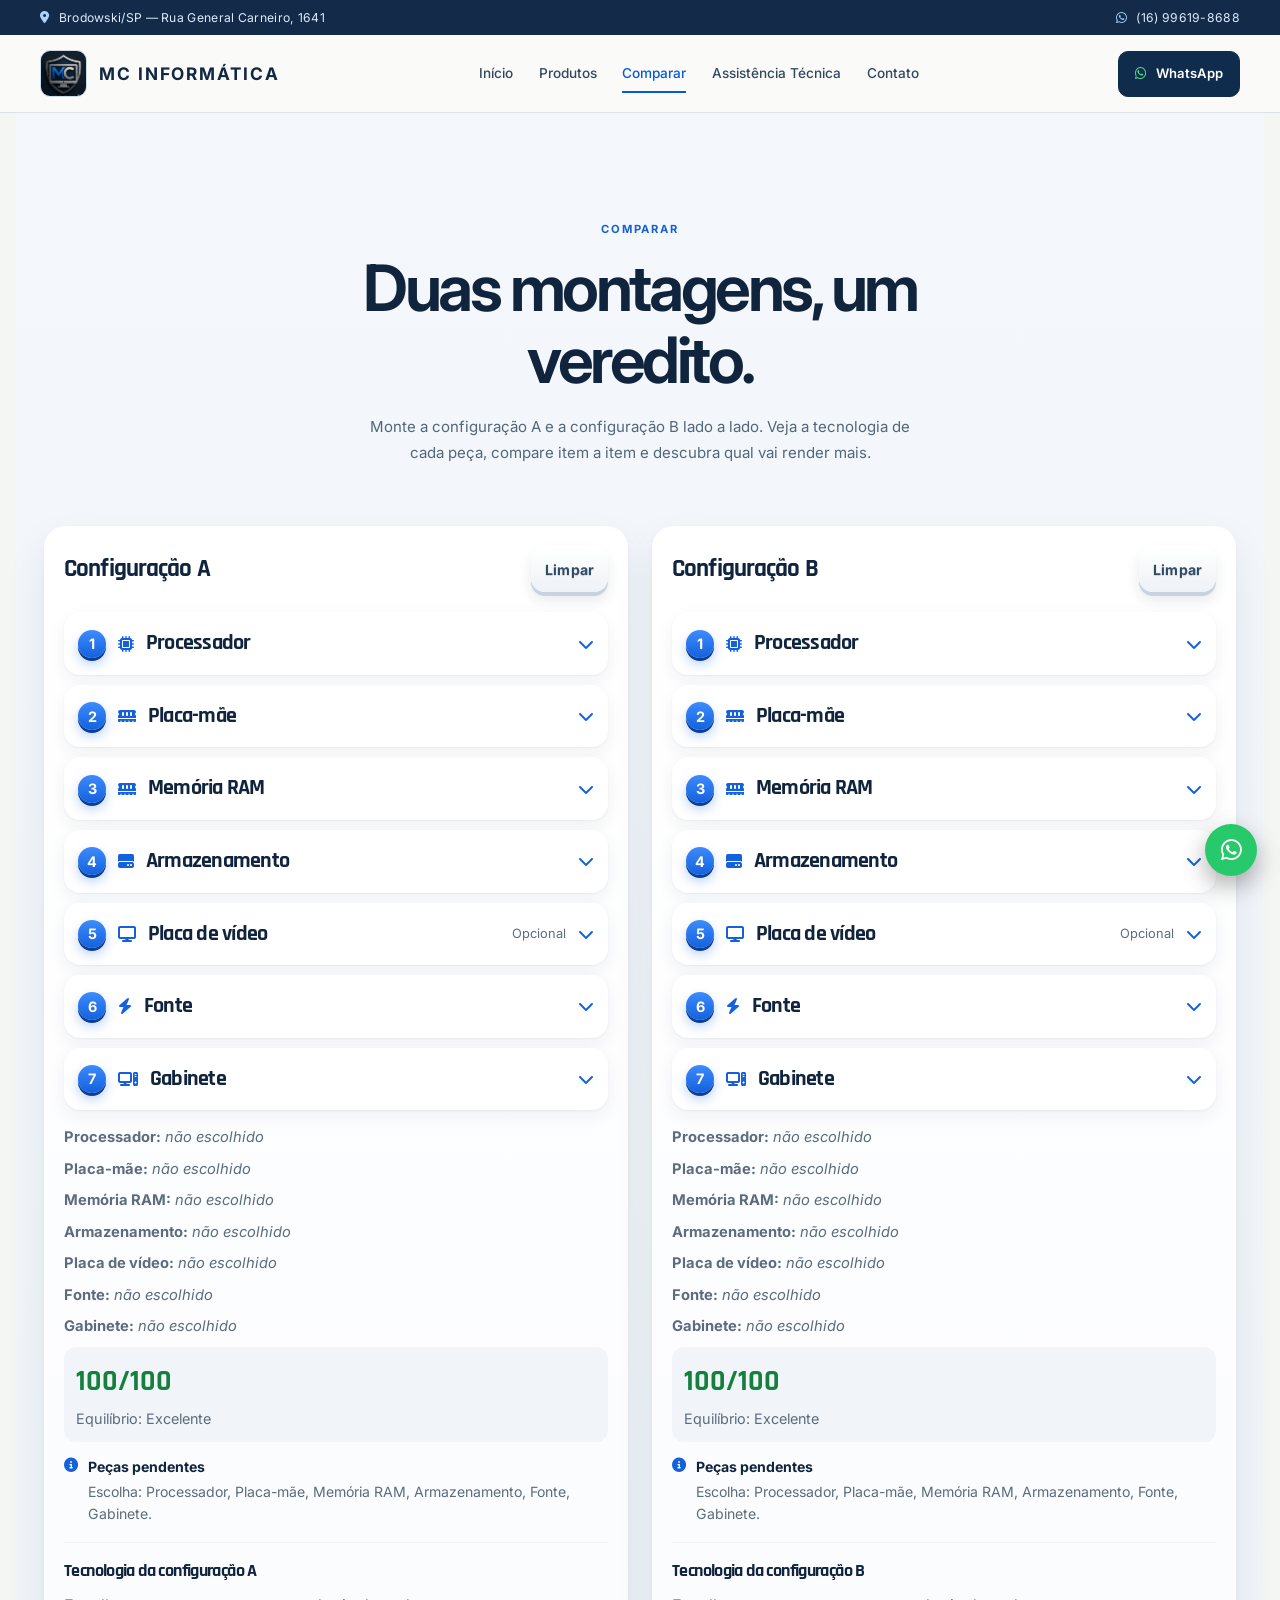
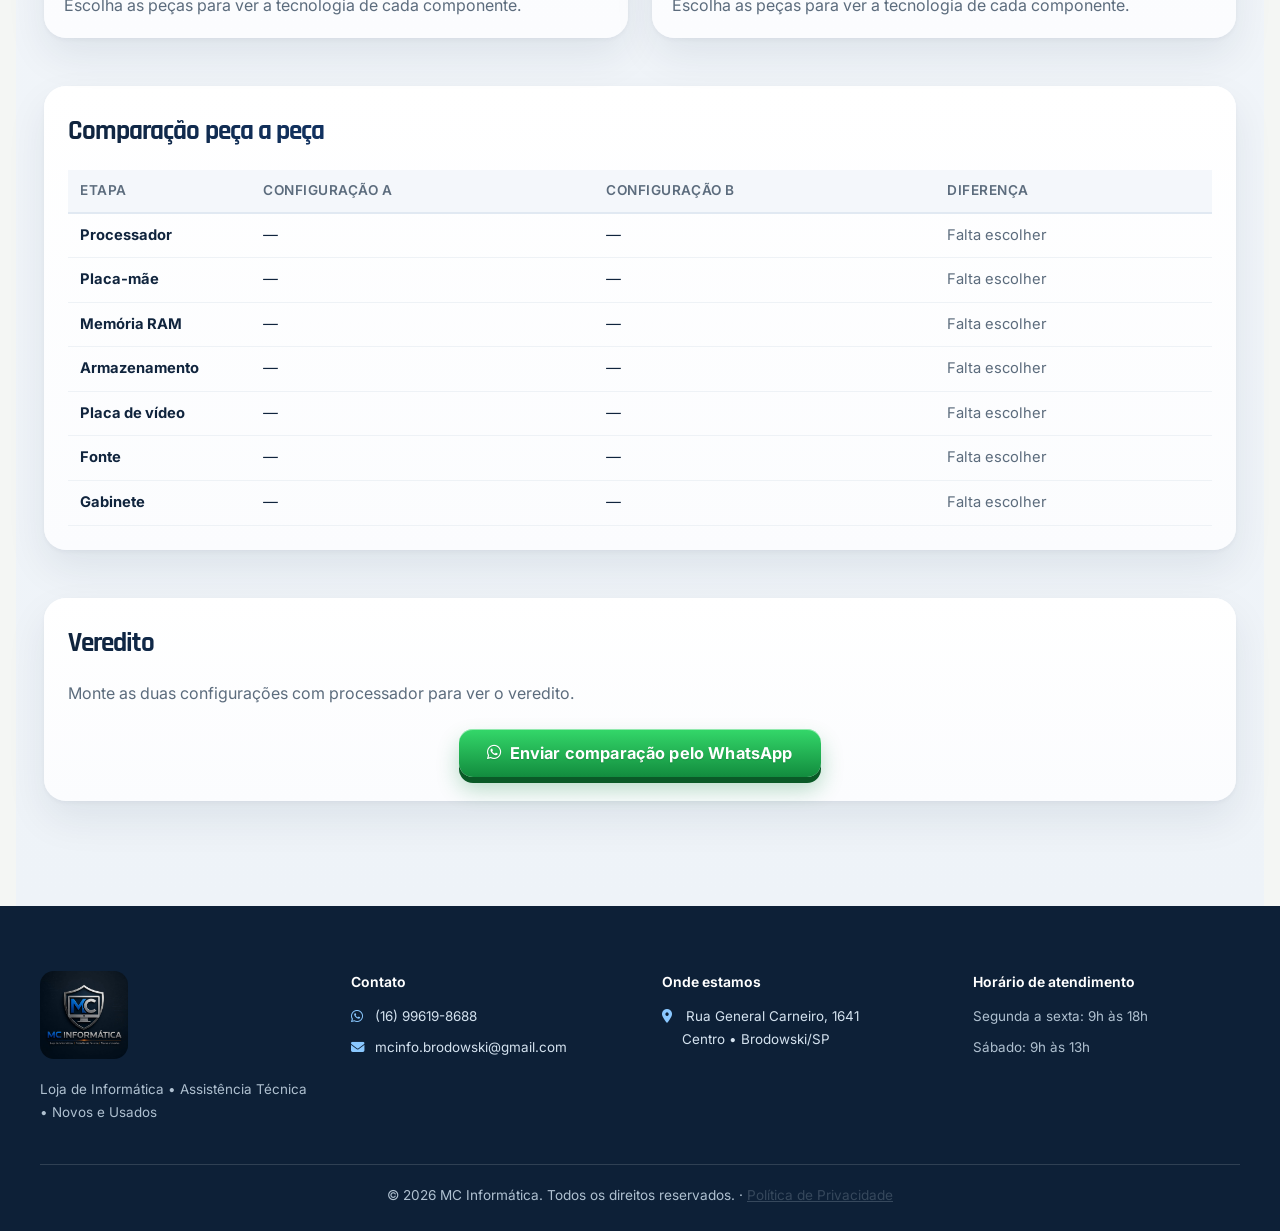
<file: comparar.html>
<!DOCTYPE html>
<html lang="pt-BR">
<head>
    <meta charset="UTF-8">
    <meta name="viewport" content="width=device-width, initial-scale=1.0">
    <title>Comparar montagens | MC Informática</title>
    <meta name="description" content="Monte duas configurações de PC lado a lado, compare peça a peça e veja qual vai render mais para jogos, trabalho e estudo.">
    <link rel="icon" type="image/jpeg" href="img/logo.jpg">
    <link rel="preconnect" href="https://fonts.googleapis.com">
    <link href="https://fonts.googleapis.com/css2?family=Rajdhani:wght@500;600;700&family=Inter:wght@400;500;600;700&display=swap" rel="stylesheet">
    <link rel="stylesheet" href="https://cdnjs.cloudflare.com/ajax/libs/font-awesome/6.5.2/css/all.min.css" crossorigin="anonymous">
    <link rel="stylesheet" href="style.css?v=20261016-3">
    <link rel="stylesheet" href="refinamento.css?v=20261104-logo-1">
    <link rel="stylesheet" href="montar.css?v=20261124-1">
    <link rel="stylesheet" href="comparar.css?v=20261124-2">
</head>
<body>
    <div class="topbar">
        <span><i class="fa-solid fa-location-dot"></i> Brodowski/SP &mdash; Rua General Carneiro, 1641</span>
        <span><i class="fa-brands fa-whatsapp"></i> (16) 99619-8688</span>
    </div>

    <header class="header">
        <a class="brand" href="index.html#inicio">
            <span class="brand-badge"><img src="img/logo.jpg" alt="Logo MC Informática"></span>
            <span class="brand-name"><strong>MC</strong> INFORMÁTICA</span>
        </a>
        <nav class="nav" id="nav">
            <a href="index.html#inicio">Início</a>
            <a href="produtos.html">Produtos</a>
            <a href="comparar.html" aria-current="page">Comparar</a>
            <a href="index.html#servicos">Assistência Técnica</a>
            <a href="index.html#contato">Contato</a>
        </nav>
        <div class="header-actions">
            <a href="#" class="btn btn-whatsapp btn-header-whats link-whats" data-whats="Olá! Vim pelo site da MC Informática.">
                <i class="fa-brands fa-whatsapp"></i> WhatsApp
            </a>
            <button class="menu-toggle" id="menu-toggle" aria-label="Abrir menu">
                <i class="fa-solid fa-bars"></i>
            </button>
        </div>
    </header>

    <main class="secao montador" id="comparador">
        <div class="catalogo-intro">
            <span class="secao-kicker">COMPARAR</span>
            <h1 class="secao-titulo">Duas montagens, um veredito.</h1>
            <p class="secao-subtitulo">Monte a configuração A e a configuração B lado a lado. Veja a tecnologia de cada peça, compare item a item e descubra qual vai render mais.</p>
        </div>

        <div class="comparar-colunas">
            <section class="comparar-coluna" data-build="A">
                <header class="comparar-coluna-cabecalho">
                    <h2>Configuração A</h2>
                    <button class="btn btn-secundario btn-limpar-build" data-build="A">Limpar</button>
                </header>
                <div class="comparar-etapas" id="etapas-A"></div>
                <div class="comparar-resumo">
                    <ul class="resumo-lista" id="resumo-lista-A"></ul>
                    <div class="analise" id="analise-A"></div>
                </div>
                <div class="comparar-tecnologia">
                    <h3 class="comparar-subtitulo">Tecnologia da configuração A</h3>
                    <div id="tecnologia-A"></div>
                </div>
            </section>

            <section class="comparar-coluna" data-build="B">
                <header class="comparar-coluna-cabecalho">
                    <h2>Configuração B</h2>
                    <button class="btn btn-secundario btn-limpar-build" data-build="B">Limpar</button>
                </header>
                <div class="comparar-etapas" id="etapas-B"></div>
                <div class="comparar-resumo">
                    <ul class="resumo-lista" id="resumo-lista-B"></ul>
                    <div class="analise" id="analise-B"></div>
                </div>
                <div class="comparar-tecnologia">
                    <h3 class="comparar-subtitulo">Tecnologia da configuração B</h3>
                    <div id="tecnologia-B"></div>
                </div>
            </section>
        </div>

        <section class="comparar-bloco" id="comparacao">
            <h2 class="comparar-titulo">Comparação peça a peça</h2>
            <div class="comparar-tabela-wrap" id="tabela-comparacao"></div>
        </section>

        <section class="comparar-bloco" id="veredito">
            <h2 class="comparar-titulo">Veredito</h2>
            <div id="conteudo-veredito"></div>
            <div class="comparar-compartilhar">
                <button class="btn btn-whatsapp" id="btn-compartilhar">
                    <i class="fa-brands fa-whatsapp"></i> Enviar comparação pelo WhatsApp
                </button>
            </div>
        </section>
    </main>

    <footer class="rodape" id="contato">
        <div class="rodape-colunas">
            <div class="rodape-coluna">
                <img src="img/logo.jpg" alt="MC Informática" class="rodape-logo">
                <p>Loja de Informática &bull; Assistência Técnica &bull; Novos e Usados</p>
            </div>
            <div class="rodape-coluna">
                <h4>Contato</h4>
                <p><i class="fa-brands fa-whatsapp"></i> <a href="#" class="link-whats" data-whats="Olá! Vim pelo site da MC Informática.">(16) 99619-8688</a></p>
                <p><i class="fa-solid fa-envelope"></i> <a href="mailto:mcinfo.brodowski@gmail.com">mcinfo.brodowski@gmail.com</a></p>
            </div>
            <div class="rodape-coluna">
                <h4>Onde estamos</h4>
                <p>
                    <i class="fa-solid fa-location-dot"></i>
                    <a href="https://www.google.com/maps/search/?api=1&amp;query=MC+Inform%C3%A1tica+Rua+General+Carneiro+1641+Brodowski+SP" target="_blank" rel="noopener">
                        Rua General Carneiro, 1641<br>
                        <span class="recuo">Centro &bull; Brodowski/SP</span>
                    </a>
                </p>
            </div>
            <div class="rodape-coluna">
                <h4>Horário de atendimento</h4>
                <p>Segunda a sexta: 9h às 18h</p>
                <p>Sábado: 9h às 13h</p>
            </div>
        </div>
        <p class="rodape-copy">© 2026 MC Informática. Todos os direitos reservados. <span aria-hidden="true">·</span> <a href="politica-de-privacidade.html">Política de Privacidade</a></p>
    </footer>

    <a href="#" class="whats-flutuante link-whats" data-whats="Olá! Vim pelo site da MC Informática." aria-label="Falar no WhatsApp">
        <i class="fa-brands fa-whatsapp"></i>
    </a>

    <script src="app.js?v=20260924-3"></script>
    <script src="montador-core.js?v=20261124-1"></script>
    <script src="montador-ui.js?v=20261124-1"></script>
    <script src="comparar.js?v=20261125-1"></script>
</body>
</html>
</file>
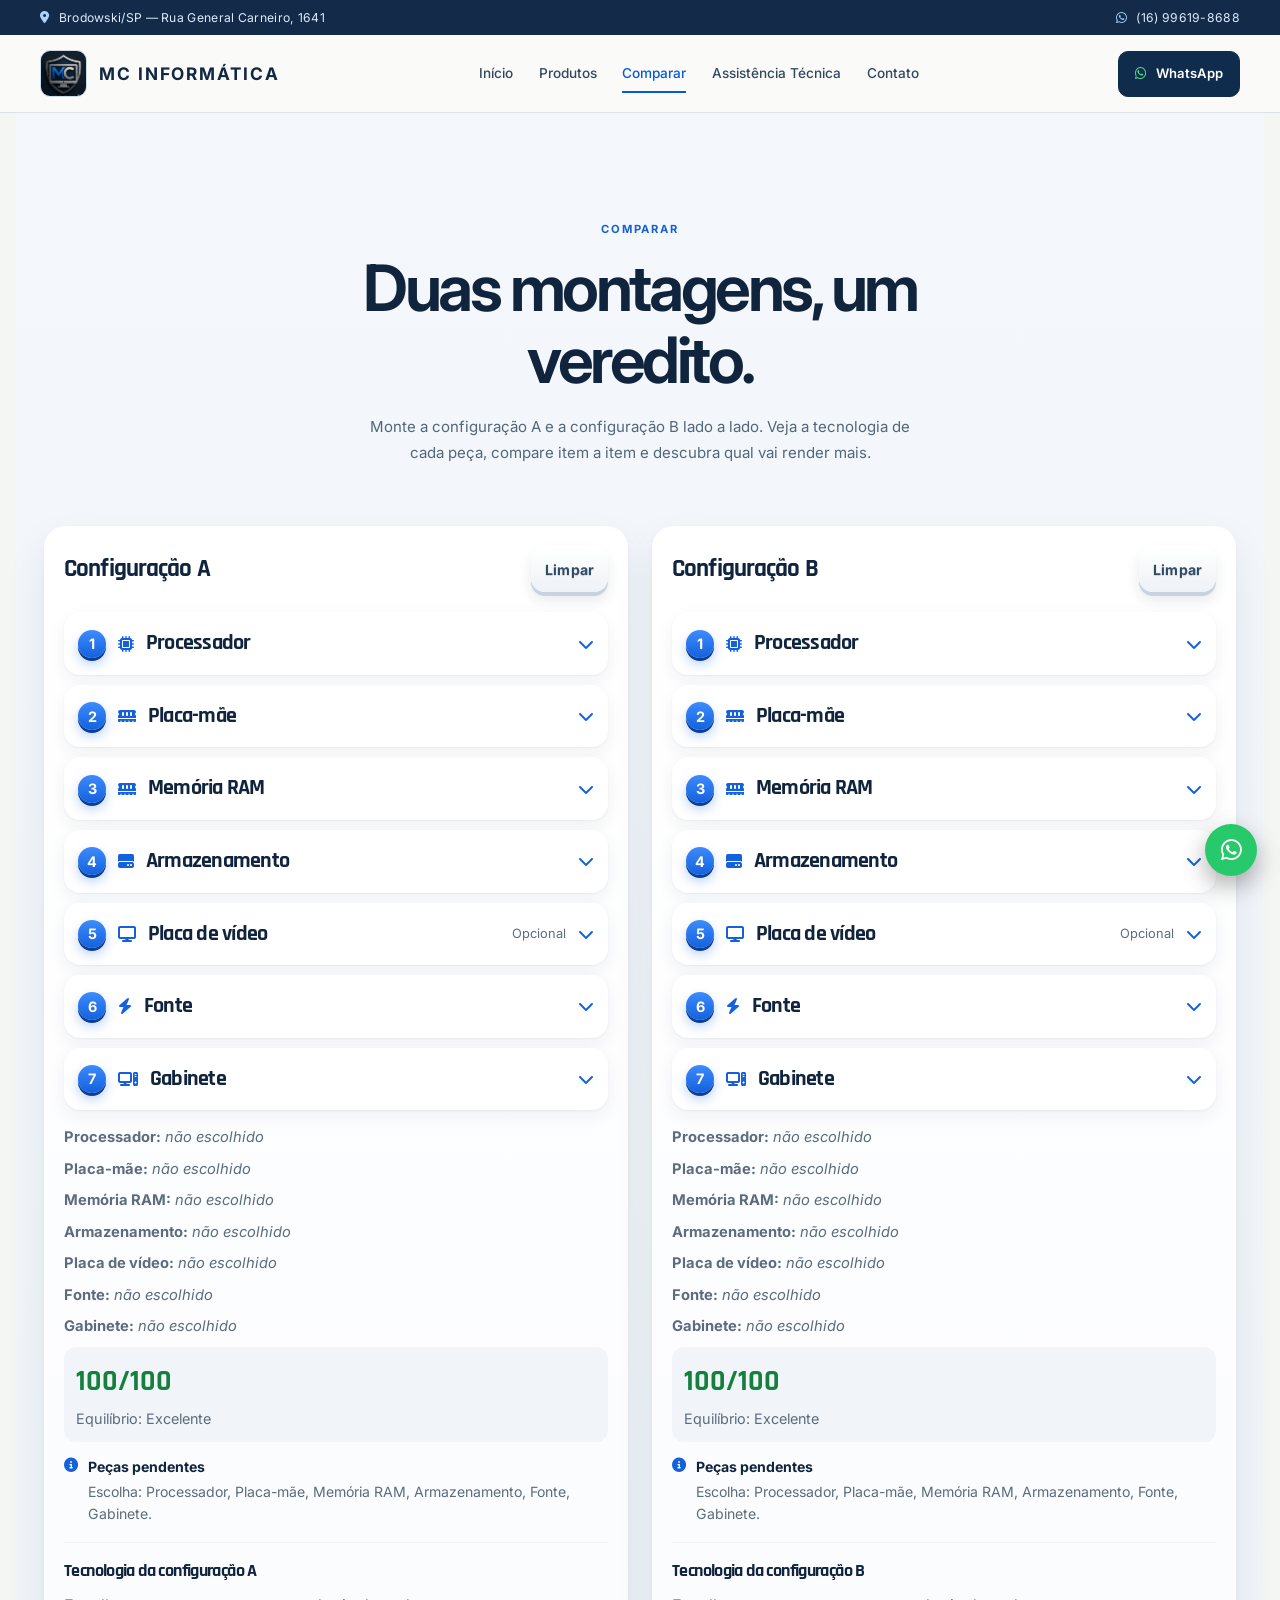
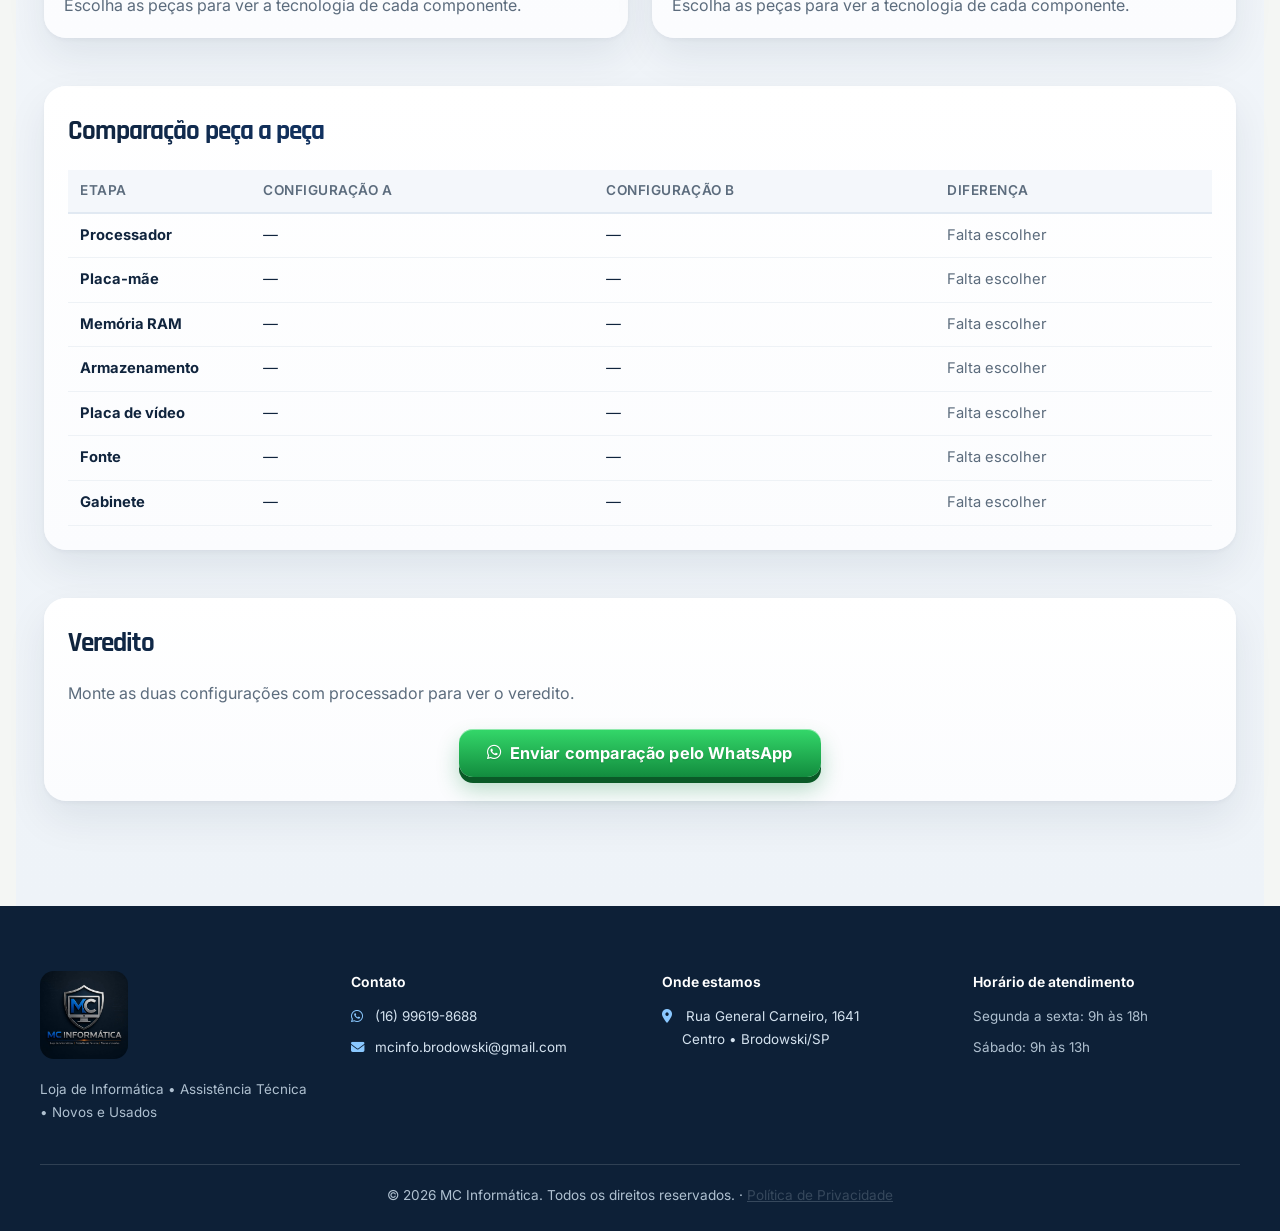
<file: montar.html>
<!DOCTYPE html>
<html lang="pt-BR">
<head>
    <meta charset="UTF-8">
    <meta name="viewport" content="width=device-width, initial-scale=1.0">
    <meta http-equiv="refresh" content="0; url=comparar.html">
    <link rel="canonical" href="comparar.html">
    <title>Comparar montagens | MC Informática</title>
</head>
<body>
    <p>Esta página foi movida. <a href="comparar.html">Ir para Comparar montagens</a>.</p>
    <script>window.location.replace("comparar.html");</script>
</body>
</html>
</file>
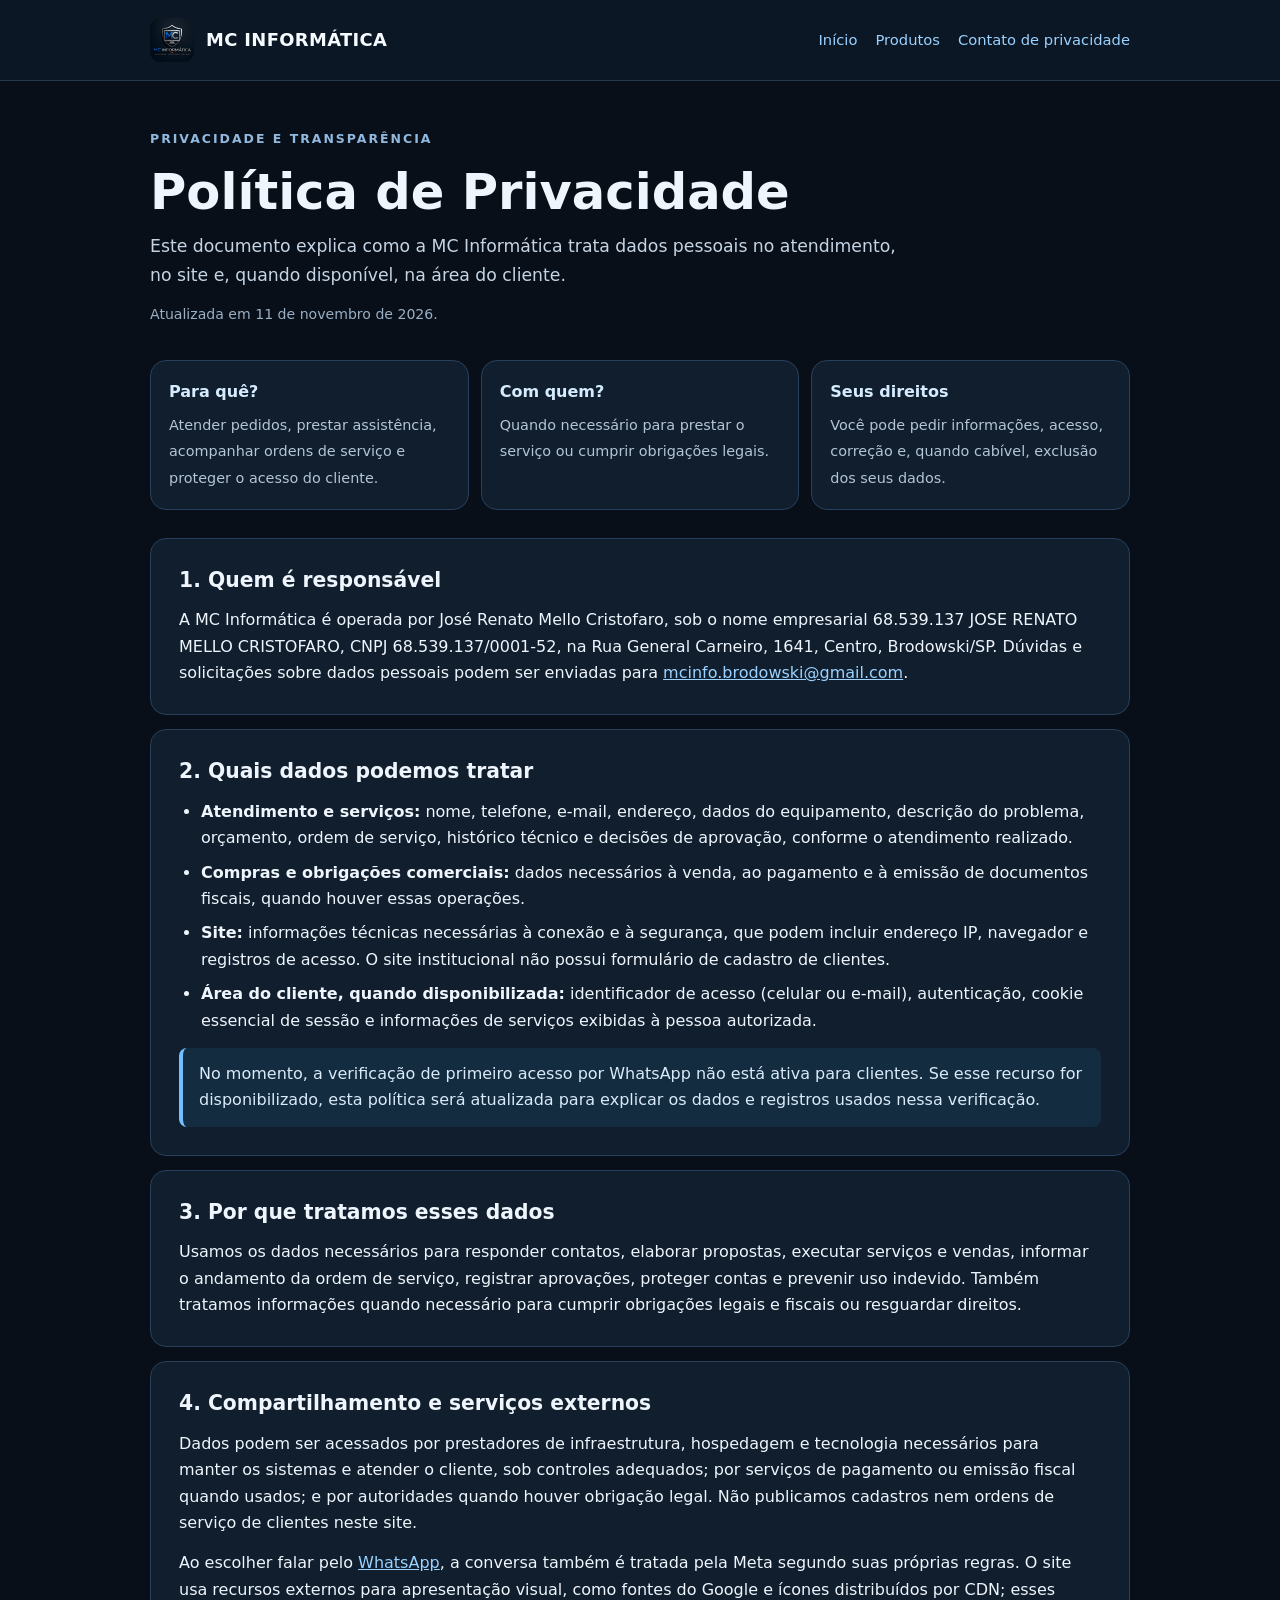
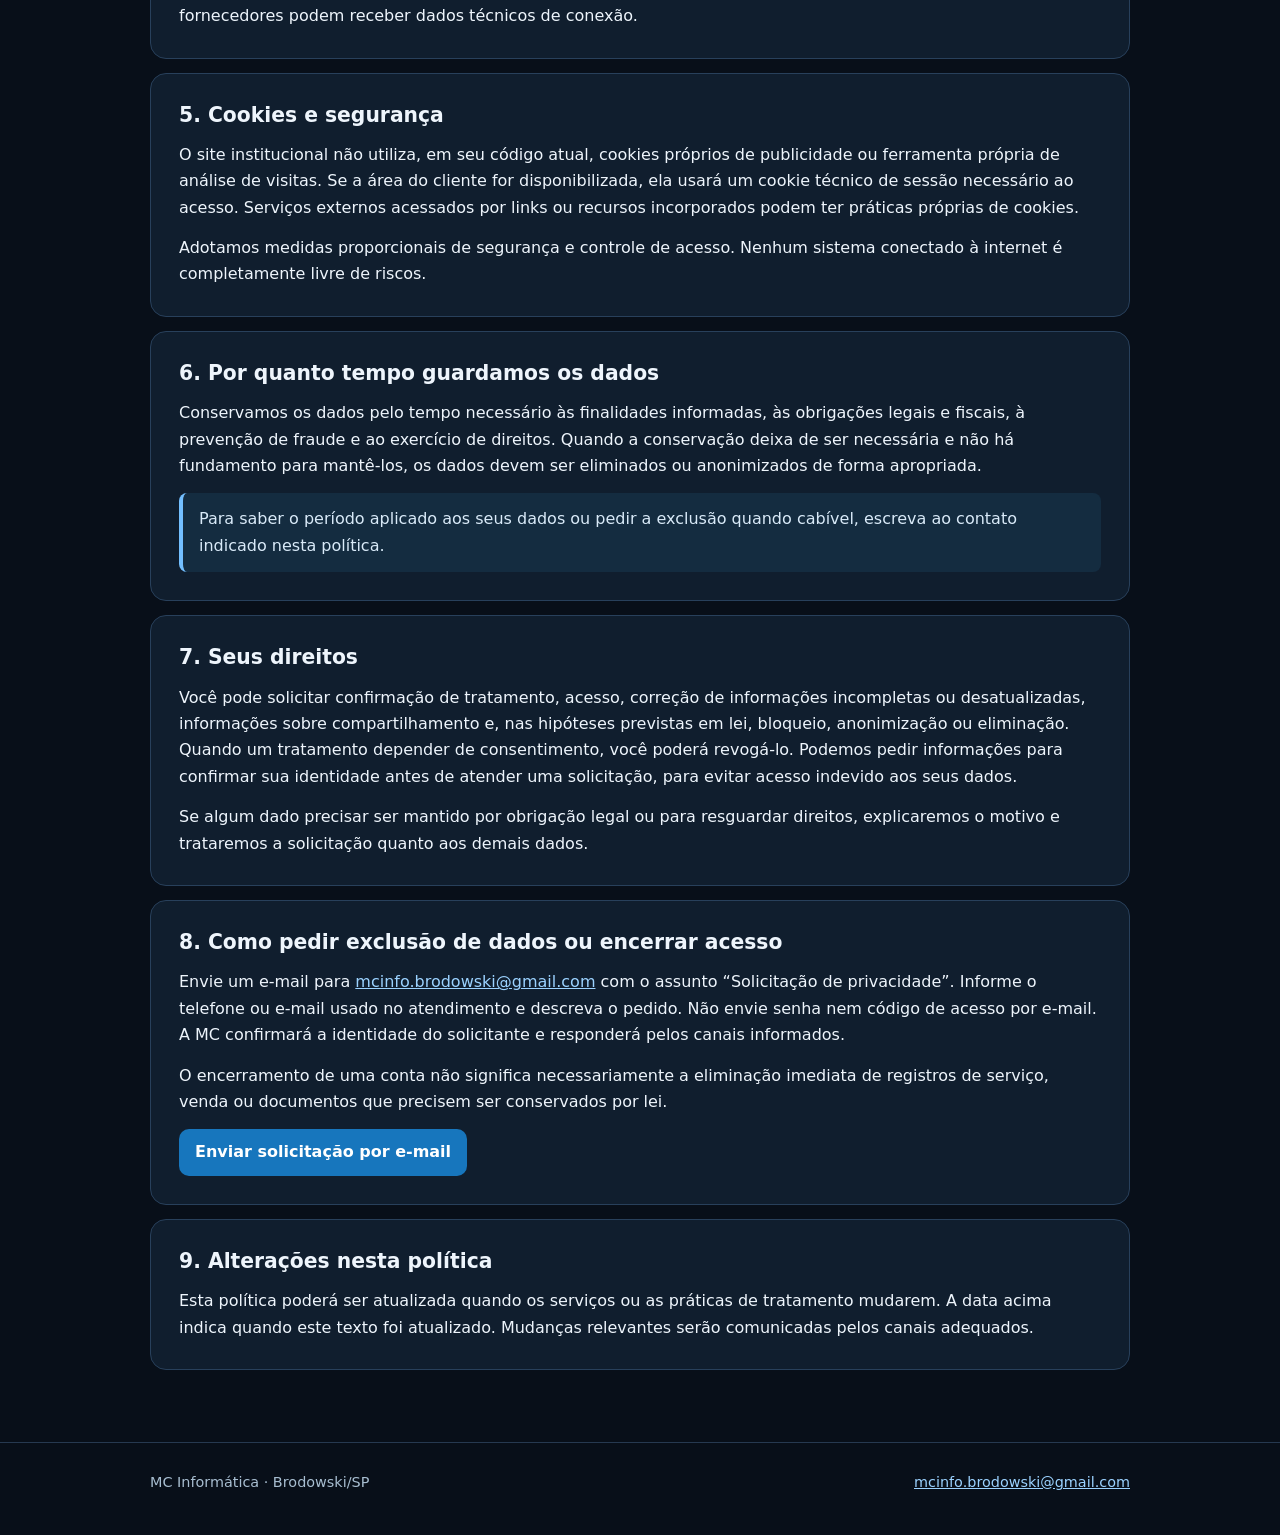
<file: politica-de-privacidade.html>
<!doctype html>
<html lang="pt-BR">
<head>
  <meta charset="utf-8">
  <meta name="viewport" content="width=device-width, initial-scale=1">
  <meta name="description" content="Política de Privacidade da MC Informática: dados tratados no atendimento, no site e na área do cliente quando disponível.">
  <title>Política de Privacidade | MC Informática</title>
  <link rel="icon" type="image/jpeg" href="img/logo.jpg">
  <style>
    :root { color-scheme: dark; font-family: Inter, system-ui, -apple-system, Segoe UI, sans-serif; }
    * { box-sizing: border-box; }
    html { scroll-behavior: smooth; }
    body { margin: 0; background: #080f19; color: #eef5fc; line-height: 1.65; }
    a { color: #9bd2ff; }
    a:hover { color: #d6edff; }
    a:focus-visible { outline: 3px solid #ffae5b; outline-offset: 3px; }
    .shell { width: min(100% - 32px, 980px); margin-inline: auto; }
    .site-header { border-bottom: 1px solid #263950; background: #0b1725; }
    .site-header .shell { display: flex; align-items: center; justify-content: space-between; gap: 20px; padding-block: 18px; }
    .brand { display: inline-flex; align-items: center; gap: 12px; color: #f6fbff; text-decoration: none; font-size: 1.12rem; font-weight: 800; letter-spacing: .02em; }
    .brand img { width: 44px; height: 44px; object-fit: cover; border-radius: 10px; }
    nav { display: flex; flex-wrap: wrap; gap: 18px; }
    nav a { text-decoration: none; font-size: .92rem; }
    main { padding-block: 48px 72px; }
    .eyebrow { color: #91b9df; font-size: .78rem; font-weight: 800; letter-spacing: .16em; text-transform: uppercase; }
    h1 { font-size: clamp(2rem, 5vw, 3.1rem); line-height: 1.14; margin: 10px 0 12px; }
    h2 { font-size: 1.27rem; line-height: 1.3; margin: 0 0 14px; }
    p { margin: 0 0 14px; }
    .lead { color: #c5d4e4; font-size: 1.08rem; max-width: 70ch; }
    .updated { color: #9aafc4; font-size: .88rem; }
    .summary { display: grid; grid-template-columns: repeat(3, 1fr); gap: 12px; margin: 34px 0 28px; }
    .summary article, section { background: #101e2e; border: 1px solid #28405b; border-radius: 16px; }
    .summary article { padding: 18px; }
    .summary strong { display: block; color: #d5ecff; margin-bottom: 6px; }
    .summary span { color: #b3c5d6; font-size: .9rem; }
    section { margin-top: 14px; padding: clamp(20px, 4vw, 28px); }
    section p:last-child, section ul:last-child { margin-bottom: 0; }
    ul { padding-left: 22px; margin: 0 0 14px; }
    li + li { margin-top: 8px; }
    .note { background: #142c40; border-left: 4px solid #73bfff; border-radius: 8px; padding: 13px 16px; color: #d9eaf8; }
    .contact { display: inline-block; background: #1776bd; color: white; border-radius: 10px; padding: 10px 16px; text-decoration: none; font-weight: 750; }
    .contact:hover { background: #248bd5; color: white; }
    footer { border-top: 1px solid #263950; color: #a8bed1; padding: 28px 0 40px; font-size: .9rem; }
    footer .shell { display: flex; justify-content: space-between; gap: 16px; flex-wrap: wrap; }
    @media (max-width: 700px) { .site-header .shell { align-items: flex-start; flex-direction: column; } .summary { grid-template-columns: 1fr; } main { padding-top: 32px; } }
  </style>
</head>
<body>
  <header class="site-header">
    <div class="shell">
      <a class="brand" href="index.html"><img src="img/logo.jpg" alt="Logo da MC Informática"><span>MC INFORMÁTICA</span></a>
      <nav aria-label="Navegação"><a href="index.html">Início</a><a href="produtos.html">Produtos</a><a href="#contato">Contato de privacidade</a></nav>
    </div>
  </header>
  <main class="shell">
    <p class="eyebrow">Privacidade e transparência</p>
    <h1>Política de Privacidade</h1>
    <p class="lead">Este documento explica como a MC Informática trata dados pessoais no atendimento, no site e, quando disponível, na área do cliente.</p>
    <p class="updated">Atualizada em 11 de novembro de 2026.</p>

    <div class="summary" aria-label="Resumo">
      <article><strong>Para quê?</strong><span>Atender pedidos, prestar assistência, acompanhar ordens de serviço e proteger o acesso do cliente.</span></article>
      <article><strong>Com quem?</strong><span>Quando necessário para prestar o serviço ou cumprir obrigações legais.</span></article>
      <article><strong>Seus direitos</strong><span>Você pode pedir informações, acesso, correção e, quando cabível, exclusão dos seus dados.</span></article>
    </div>

    <section id="responsavel">
      <h2>1. Quem é responsável</h2>
      <p>A MC Informática é operada por José Renato Mello Cristofaro, sob o nome empresarial 68.539.137 JOSE RENATO MELLO CRISTOFARO, CNPJ 68.539.137/0001-52, na Rua General Carneiro, 1641, Centro, Brodowski/SP. Dúvidas e solicitações sobre dados pessoais podem ser enviadas para <a href="mailto:mcinfo.brodowski@gmail.com">mcinfo.brodowski@gmail.com</a>.</p>
    </section>

    <section id="dados">
      <h2>2. Quais dados podemos tratar</h2>
      <ul>
        <li><strong>Atendimento e serviços:</strong> nome, telefone, e-mail, endereço, dados do equipamento, descrição do problema, orçamento, ordem de serviço, histórico técnico e decisões de aprovação, conforme o atendimento realizado.</li>
        <li><strong>Compras e obrigações comerciais:</strong> dados necessários à venda, ao pagamento e à emissão de documentos fiscais, quando houver essas operações.</li>
        <li><strong>Site:</strong> informações técnicas necessárias à conexão e à segurança, que podem incluir endereço IP, navegador e registros de acesso. O site institucional não possui formulário de cadastro de clientes.</li>
        <li><strong>Área do cliente, quando disponibilizada:</strong> identificador de acesso (celular ou e-mail), autenticação, cookie essencial de sessão e informações de serviços exibidas à pessoa autorizada.</li>
      </ul>
      <p class="note">No momento, a verificação de primeiro acesso por WhatsApp não está ativa para clientes. Se esse recurso for disponibilizado, esta política será atualizada para explicar os dados e registros usados nessa verificação.</p>
    </section>

    <section id="finalidades">
      <h2>3. Por que tratamos esses dados</h2>
      <p>Usamos os dados necessários para responder contatos, elaborar propostas, executar serviços e vendas, informar o andamento da ordem de serviço, registrar aprovações, proteger contas e prevenir uso indevido. Também tratamos informações quando necessário para cumprir obrigações legais e fiscais ou resguardar direitos.</p>
    </section>

    <section id="compartilhamento">
      <h2>4. Compartilhamento e serviços externos</h2>
      <p>Dados podem ser acessados por prestadores de infraestrutura, hospedagem e tecnologia necessários para manter os sistemas e atender o cliente, sob controles adequados; por serviços de pagamento ou emissão fiscal quando usados; e por autoridades quando houver obrigação legal. Não publicamos cadastros nem ordens de serviço de clientes neste site.</p>
      <p>Ao escolher falar pelo <a href="https://www.whatsapp.com/legal/privacy-policy" target="_blank" rel="noopener noreferrer">WhatsApp</a>, a conversa também é tratada pela Meta segundo suas próprias regras. O site usa recursos externos para apresentação visual, como fontes do Google e ícones distribuídos por CDN; esses fornecedores podem receber dados técnicos de conexão.</p>
    </section>

    <section id="cookies">
      <h2>5. Cookies e segurança</h2>
      <p>O site institucional não utiliza, em seu código atual, cookies próprios de publicidade ou ferramenta própria de análise de visitas. Se a área do cliente for disponibilizada, ela usará um cookie técnico de sessão necessário ao acesso. Serviços externos acessados por links ou recursos incorporados podem ter práticas próprias de cookies.</p>
      <p>Adotamos medidas proporcionais de segurança e controle de acesso. Nenhum sistema conectado à internet é completamente livre de riscos.</p>
    </section>

    <section id="conservacao">
      <h2>6. Por quanto tempo guardamos os dados</h2>
      <p>Conservamos os dados pelo tempo necessário às finalidades informadas, às obrigações legais e fiscais, à prevenção de fraude e ao exercício de direitos. Quando a conservação deixa de ser necessária e não há fundamento para mantê-los, os dados devem ser eliminados ou anonimizados de forma apropriada.</p>
      <p class="note">Para saber o período aplicado aos seus dados ou pedir a exclusão quando cabível, escreva ao contato indicado nesta política.</p>
    </section>

    <section id="direitos">
      <h2>7. Seus direitos</h2>
      <p>Você pode solicitar confirmação de tratamento, acesso, correção de informações incompletas ou desatualizadas, informações sobre compartilhamento e, nas hipóteses previstas em lei, bloqueio, anonimização ou eliminação. Quando um tratamento depender de consentimento, você poderá revogá-lo. Podemos pedir informações para confirmar sua identidade antes de atender uma solicitação, para evitar acesso indevido aos seus dados.</p>
      <p>Se algum dado precisar ser mantido por obrigação legal ou para resguardar direitos, explicaremos o motivo e trataremos a solicitação quanto aos demais dados.</p>
    </section>

    <section id="exclusao">
      <h2>8. Como pedir exclusão de dados ou encerrar acesso</h2>
      <p>Envie um e-mail para <a href="mailto:mcinfo.brodowski@gmail.com?subject=Solicita%C3%A7%C3%A3o%20de%20privacidade%20-%20MC%20Inform%C3%A1tica">mcinfo.brodowski@gmail.com</a> com o assunto “Solicitação de privacidade”. Informe o telefone ou e-mail usado no atendimento e descreva o pedido. Não envie senha nem código de acesso por e-mail. A MC confirmará a identidade do solicitante e responderá pelos canais informados.</p>
      <p>O encerramento de uma conta não significa necessariamente a eliminação imediata de registros de serviço, venda ou documentos que precisem ser conservados por lei.</p>
      <a class="contact" href="mailto:mcinfo.brodowski@gmail.com?subject=Solicita%C3%A7%C3%A3o%20de%20privacidade%20-%20MC%20Inform%C3%A1tica">Enviar solicitação por e-mail</a>
    </section>

    <section id="atualizacoes">
      <h2>9. Alterações nesta política</h2>
      <p>Esta política poderá ser atualizada quando os serviços ou as práticas de tratamento mudarem. A data acima indica quando este texto foi atualizado. Mudanças relevantes serão comunicadas pelos canais adequados.</p>
    </section>
  </main>
  <footer id="contato"><div class="shell"><span>MC Informática · Brodowski/SP</span><a href="mailto:mcinfo.brodowski@gmail.com">mcinfo.brodowski@gmail.com</a></div></footer>
</body>
</html>
</file>
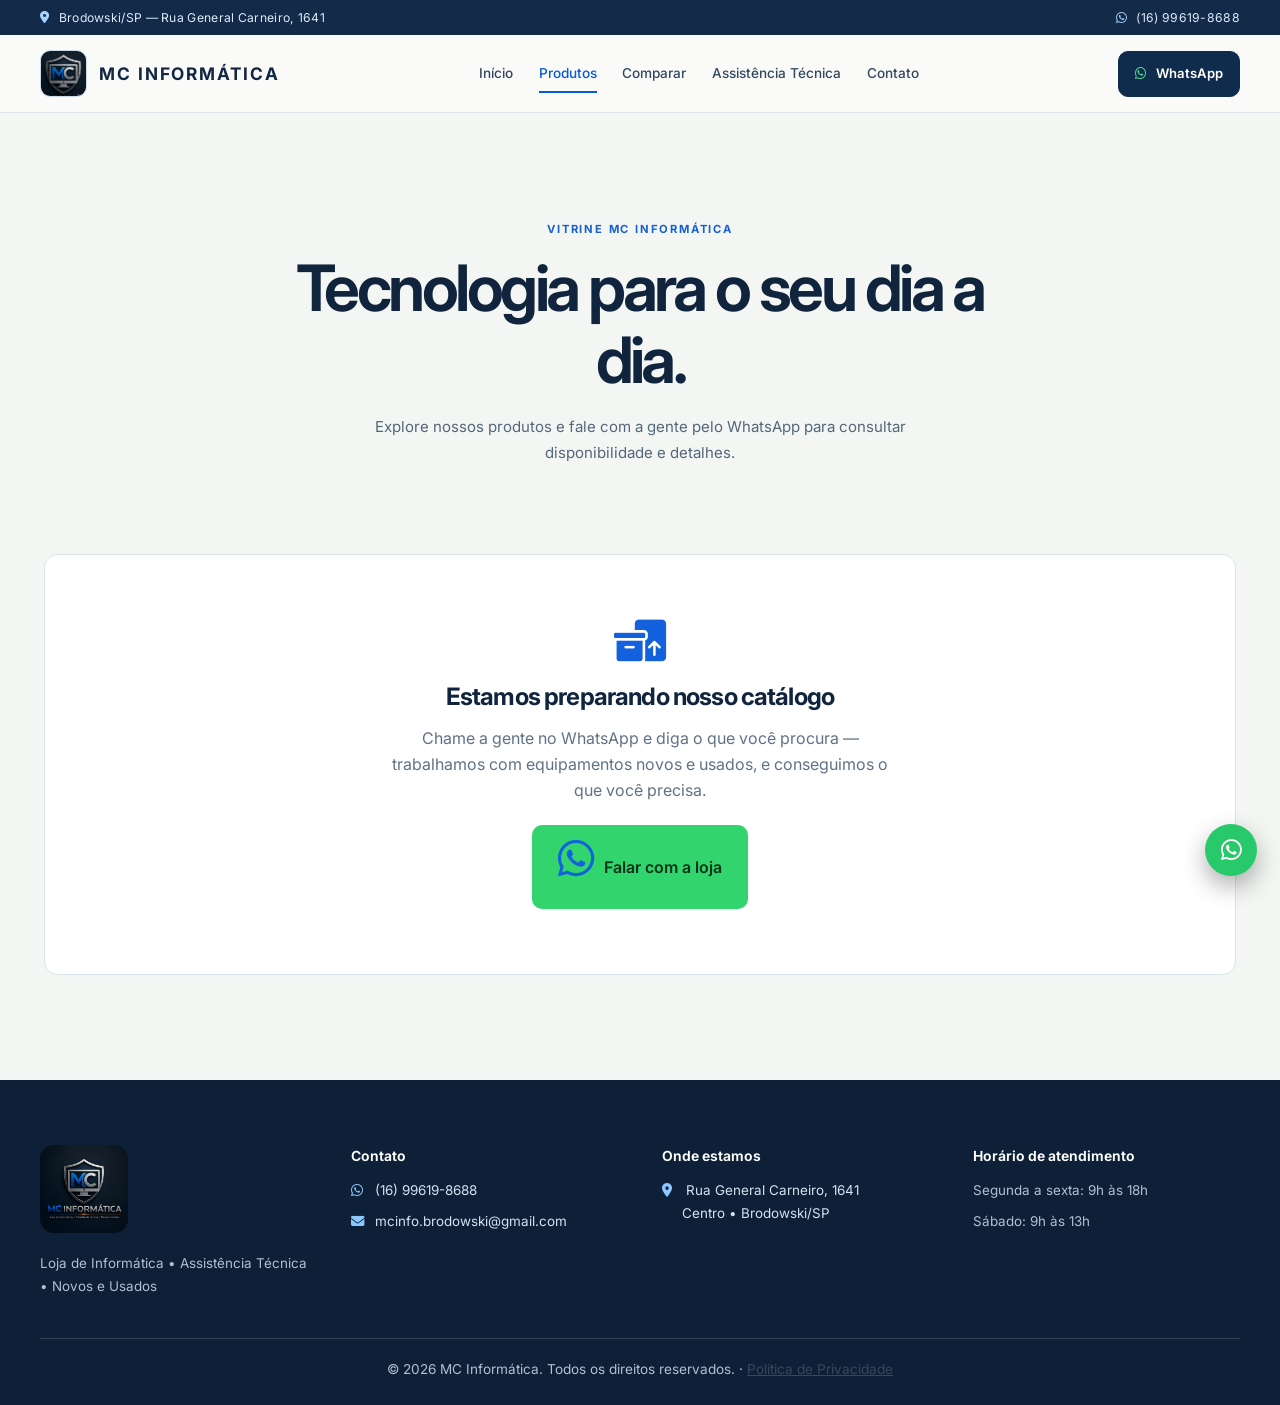
<file: produtos.html>
<!DOCTYPE html>
<html lang="pt-BR">
<head>
    <meta charset="UTF-8">
    <meta name="viewport" content="width=device-width, initial-scale=1.0">
    <title>Produtos | MC Informática</title>
    <meta name="description" content="Veja os produtos novos e usados da MC Informática em Brodowski/SP. Consulte disponibilidade e peça informações pelo WhatsApp.">
    <link rel="icon" type="image/jpeg" href="img/logo.jpg">
    <link rel="preconnect" href="https://fonts.googleapis.com">
    <link href="https://fonts.googleapis.com/css2?family=Rajdhani:wght@500;600;700&family=Inter:wght@400;500;600;700&display=swap" rel="stylesheet">
    <link rel="stylesheet" href="https://cdnjs.cloudflare.com/ajax/libs/font-awesome/6.5.2/css/all.min.css" crossorigin="anonymous">
    <link rel="stylesheet" href="style.css?v=20261016-3">
    <link rel="stylesheet" href="refinamento.css?v=20261104-logo-1">
</head>
<body>
    <div class="topbar">
        <span><i class="fa-solid fa-location-dot"></i> Brodowski/SP &mdash; Rua General Carneiro, 1641</span>
        <span><i class="fa-brands fa-whatsapp"></i> (16) 99619-8688</span>
    </div>

    <header class="header">
        <a class="brand" href="index.html#inicio">
            <span class="brand-badge"><img src="img/logo.jpg" alt="Logo MC Informática"></span>
            <span class="brand-name"><strong>MC</strong> INFORMÁTICA</span>
        </a>
        <nav class="nav" id="nav">
            <a href="index.html#inicio">Início</a>
            <a href="produtos.html" aria-current="page">Produtos</a>
            <a href="comparar.html">Comparar</a>
            <a href="index.html#servicos">Assistência Técnica</a>
            <a href="index.html#contato">Contato</a>
        </nav>
        <div class="header-actions">
            <a href="#" class="btn btn-whatsapp btn-header-whats link-whats" data-whats="Olá! Vim pelo site da MC Informática.">
                <i class="fa-brands fa-whatsapp"></i> WhatsApp
            </a>
            <button class="menu-toggle" id="menu-toggle" aria-label="Abrir menu">
                <i class="fa-solid fa-bars"></i>
            </button>
        </div>
    </header>

    <main class="secao" id="produtos">
        <div class="catalogo-intro"><span class="secao-kicker">VITRINE MC INFORMÁTICA</span>
        <h1 class="secao-titulo">Tecnologia para o seu dia a dia.</h1>
        <p class="secao-subtitulo">Explore nossos produtos e fale com a gente pelo WhatsApp para consultar disponibilidade e detalhes.</p></div>
        <div class="filtros" id="filtros">
            <!-- Filtros montados conforme as categorias cadastradas -->
        </div>
        <div class="grade-produtos" id="grade-produtos">
            <!-- Produtos renderizados via JavaScript (lista em app.js) -->
        </div>
    </main>

    <footer class="rodape" id="contato">
        <div class="rodape-colunas">
            <div class="rodape-coluna">
                <img src="img/logo.jpg" alt="MC Informática" class="rodape-logo">
                <p>Loja de Informática &bull; Assistência Técnica &bull; Novos e Usados</p>
            </div>
            <div class="rodape-coluna">
                <h4>Contato</h4>
                <p><i class="fa-brands fa-whatsapp"></i> <a href="#" class="link-whats" data-whats="Olá! Vim pelo site da MC Informática.">(16) 99619-8688</a></p>
                <p><i class="fa-solid fa-envelope"></i> <a href="mailto:mcinfo.brodowski@gmail.com">mcinfo.brodowski@gmail.com</a></p>
            </div>
            <div class="rodape-coluna">
                <h4>Onde estamos</h4>
                <p>
                    <i class="fa-solid fa-location-dot"></i>
                    <a href="https://www.google.com/maps/search/?api=1&amp;query=MC+Inform%C3%A1tica+Rua+General+Carneiro+1641+Brodowski+SP" target="_blank" rel="noopener">
                        Rua General Carneiro, 1641<br>
                        <span class="recuo">Centro &bull; Brodowski/SP</span>
                    </a>
                </p>
            </div>
            <div class="rodape-coluna">
                <h4>Horário de atendimento</h4>
                <p>Segunda a sexta: 9h às 18h</p>
                <p>Sábado: 9h às 13h</p>
            </div>
        </div>
        <p class="rodape-copy">© 2026 MC Informática. Todos os direitos reservados. <span aria-hidden="true">·</span> <a href="politica-de-privacidade.html">Política de Privacidade</a></p>
    </footer>

    <a href="#" class="whats-flutuante link-whats" data-whats="Olá! Vim pelo site da MC Informática." aria-label="Falar no WhatsApp">
        <i class="fa-brands fa-whatsapp"></i>
    </a>

    <script src="app.js?v=20260924-3"></script>
</body>
</html>
</file>
<file: style.css>
/* ============================================================
   MC INFORMÁTICA — Estilos da loja
   Paleta baseada na logo: azul marinho, azul e prata
   ============================================================ */

:root {
    --marinho-escuro: #0a1220;
    --marinho: #101b2d;
    --marinho-claro: #18263d;
    --azul: #1e6fd9;
    --azul-claro: #3d8bfd;
    --prata: #c9d2dc;
    --prata-escuro: #8794a3;
    --laranja: #ff8c1a;
    --verde-whats: #25d366;
    --branco: #f5f8fc;
    --borda: rgba(201, 210, 220, 0.15);
}

* { margin: 0; padding: 0; box-sizing: border-box; }

html { scroll-behavior: smooth; }

body {
    background-color: var(--marinho-escuro);
    color: var(--branco);
    font-family: 'Inter', sans-serif;
    line-height: 1.6;
}

h1, h2, h3, h4, .brand-name {
    font-family: 'Rajdhani', sans-serif;
    letter-spacing: 0.02em;
}

img { max-width: 100%; }

a { color: inherit; }

/* ---------- Barra superior ---------- */
.topbar {
    display: flex;
    justify-content: center;
    gap: 32px;
    flex-wrap: wrap;
    padding: 8px 16px;
    background: linear-gradient(90deg, var(--azul), #0d4fb8);
    font-size: 0.85rem;
    color: #fff;
}

.topbar i { margin-right: 6px; }

/* ---------- Cabeçalho ---------- */
.header {
    position: sticky;
    top: 0;
    z-index: 50;
    display: flex;
    align-items: center;
    justify-content: space-between;
    gap: 16px;
    padding: 12px 24px;
    background: rgba(10, 18, 32, 0.95);
    backdrop-filter: blur(8px);
    border-bottom: 1px solid var(--borda);
}

.brand {
    display: flex;
    align-items: center;
    gap: 12px;
    text-decoration: none;
}

.brand-badge {
    width: 52px;
    height: 52px;
    border-radius: 12px;
    overflow: hidden;
    flex-shrink: 0;
    border: 1px solid var(--borda);
}

.brand-badge img {
    width: 100%;
    height: 100%;
    object-fit: cover;
    transform: scale(2.1) translateY(10%);
}

.brand-name {
    font-size: 1.35rem;
    font-weight: 600;
    color: var(--prata);
}

.brand-name strong { color: var(--azul-claro); }

.nav {
    display: flex;
    gap: 28px;
}

.nav a {
    text-decoration: none;
    color: var(--prata);
    font-weight: 500;
    transition: color 0.2s;
}

.nav a:hover { color: var(--azul-claro); }

.header-actions {
    display: flex;
    align-items: center;
    gap: 12px;
}

.menu-toggle {
    display: none;
    background: none;
    border: none;
    color: var(--branco);
    font-size: 1.4rem;
    cursor: pointer;
}

/* ---------- Hero ---------- */
.hero {
    display: flex;
    flex-direction: column;
    align-items: center;
    justify-content: center;
    gap: 18px;
    max-width: 1080px;
    margin: 0 auto;
    padding: 44px 24px 52px;
    text-align: center;
}

.hero-conteudo {
    display: flex;
    flex-direction: column;
    align-items: center;
    max-width: 780px;
}

.hero-tag {
    display: inline-block;
    padding: 6px 14px;
    border-radius: 999px;
    background: rgba(30, 111, 217, 0.15);
    border: 1px solid rgba(61, 139, 253, 0.4);
    color: var(--azul-claro);
    font-size: 0.85rem;
    font-weight: 600;
    margin-bottom: 18px;
}

.hero h1 {
    max-width: 760px;
    font-size: clamp(2rem, 4vw, 3rem);
    line-height: 1.15;
    margin-bottom: 18px;
}

.hero h1 span { color: var(--azul-claro); }

.hero-texto {
    color: var(--prata);
    max-width: 560px;
    margin-bottom: 28px;
}

.hero-botoes { display: flex; justify-content: center; gap: 14px; flex-wrap: wrap; }

.hero-logo img {
    width: 190px;
    border-radius: 24px;
    border: 1px solid var(--borda);
    box-shadow: 0 16px 48px rgba(0, 0, 0, 0.55), 0 0 60px rgba(30, 111, 217, 0.18);
}

/* ---------- Botões ---------- */
.btn {
    display: inline-flex;
    align-items: center;
    gap: 10px;
    padding: 13px 26px;
    border-radius: 10px;
    border: none;
    font-family: 'Inter', sans-serif;
    font-size: 1rem;
    font-weight: 600;
    text-decoration: none;
    cursor: pointer;
    transition: transform 0.15s, box-shadow 0.15s, background 0.2s;
}

.btn:hover { transform: translateY(-2px); }

.btn-primario {
    background: linear-gradient(135deg, var(--azul-claro), var(--azul));
    color: #fff;
    box-shadow: 0 6px 20px rgba(30, 111, 217, 0.35);
}

.btn-secundario {
    background: var(--marinho-claro);
    color: var(--prata);
    border: 1px solid var(--borda);
}

.btn-whatsapp {
    background: var(--verde-whats);
    color: #06331a;
}

/* ---------- Diferenciais ---------- */
.diferenciais {
    display: grid;
    grid-template-columns: repeat(auto-fit, minmax(230px, 1fr));
    gap: 18px;
    max-width: 1200px;
    margin: 0 auto;
    padding: 0 24px 56px;
}

.diferencial {
    background: var(--marinho);
    border: 1px solid var(--borda);
    border-radius: 14px;
    padding: 24px;
    text-align: center;
}

.diferencial i {
    font-size: 1.8rem;
    color: var(--azul-claro);
    margin-bottom: 12px;
}

.diferencial h3 { margin-bottom: 6px; font-size: 1.15rem; }

.diferencial p { color: var(--prata-escuro); font-size: 0.92rem; }

/* ---------- Seções ---------- */
.secao {
    max-width: 1200px;
    margin: 0 auto;
    padding: 56px 24px;
}

.secao-titulo {
    font-size: 2.2rem;
    text-align: center;
}

.secao-titulo::after {
    content: "";
    display: block;
    width: 70px;
    height: 4px;
    margin: 10px auto 0;
    border-radius: 2px;
    background: linear-gradient(90deg, var(--azul-claro), var(--laranja));
}

.secao-subtitulo {
    text-align: center;
    color: var(--prata-escuro);
    margin: 14px 0 32px;
}

/* ---------- Filtros ---------- */
.filtros {
    display: flex;
    justify-content: center;
    gap: 10px;
    flex-wrap: wrap;
    margin-bottom: 36px;
}

.filtro {
    padding: 9px 20px;
    border-radius: 999px;
    border: 1px solid var(--borda);
    background: var(--marinho);
    color: var(--prata);
    font-family: 'Inter', sans-serif;
    font-weight: 500;
    cursor: pointer;
    transition: all 0.2s;
}

.filtro:hover { border-color: var(--azul-claro); color: var(--azul-claro); }

.filtro.ativo {
    background: var(--azul);
    border-color: var(--azul);
    color: #fff;
}

/* ---------- Grade de produtos ---------- */
.grade-produtos {
    display: grid;
    grid-template-columns: repeat(auto-fill, minmax(260px, 1fr));
    gap: 22px;
}

.produto {
    display: flex;
    flex-direction: column;
    background: var(--marinho);
    border: 1px solid var(--borda);
    border-radius: 14px;
    overflow: hidden;
    transition: transform 0.2s, border-color 0.2s, box-shadow 0.2s;
}

.produto:hover {
    transform: translateY(-4px);
    border-color: rgba(61, 139, 253, 0.5);
    box-shadow: 0 12px 30px rgba(0, 0, 0, 0.4);
}

.produto-imagem {
    position: relative;
    background: var(--marinho-claro);
    aspect-ratio: 4 / 3;
    display: flex;
    align-items: center;
    justify-content: center;
}

.produto-imagem img {
    width: 100%;
    height: 100%;
    object-fit: cover;
}

.produto-imagem .icone-placeholder {
    font-size: 3.5rem;
    color: var(--azul-claro);
    opacity: 0.7;
}

.selo {
    position: absolute;
    top: 12px;
    left: 12px;
    padding: 4px 12px;
    border-radius: 999px;
    font-size: 0.75rem;
    font-weight: 700;
    text-transform: uppercase;
}

.selo-novo { background: var(--azul-claro); color: #fff; }
.selo-usado { background: var(--laranja); color: #000; }

.produto-corpo {
    display: flex;
    flex-direction: column;
    flex: 1;
    padding: 18px;
}

.produto-categoria {
    font-size: 0.78rem;
    text-transform: uppercase;
    letter-spacing: 0.06em;
    color: var(--prata-escuro);
    margin-bottom: 4px;
}

.produto-nome { font-size: 1.15rem; margin-bottom: 6px; }

.produto-descricao {
    font-size: 0.9rem;
    color: var(--prata-escuro);
    flex: 1;
    margin-bottom: 14px;
}

.produto-preco {
    font-size: 1.45rem;
    font-weight: 700;
    color: var(--branco);
    margin-bottom: 14px;
}

.produto-acoes { display: flex; gap: 10px; }

.btn-comprar-whats {
    flex: 1;
    display: inline-flex;
    align-items: center;
    justify-content: center;
    gap: 8px;
    padding: 12px;
    border: none;
    border-radius: 9px;
    background: var(--verde-whats);
    color: #06331a;
    font-weight: 600;
    font-family: 'Inter', sans-serif;
    font-size: 0.95rem;
    cursor: pointer;
    transition: filter 0.2s;
}

.btn-comprar-whats:hover { filter: brightness(1.1); }

.btn-header-whats {
    padding: 10px 18px;
    font-size: 0.95rem;
}

.sem-produtos {
    grid-column: 1 / -1;
    text-align: center;
    color: var(--prata-escuro);
    padding: 40px 0;
}

/* ---------- Serviços ---------- */
.secao-servicos {
    background: var(--marinho);
    max-width: none;
}

.secao-servicos .grade-servicos {
    max-width: 1200px;
    margin-left: auto;
    margin-right: auto;
}

.grade-servicos {
    display: grid;
    grid-template-columns: repeat(5, minmax(0, 1fr));
    gap: 18px;
}

@media (max-width: 1100px) {
    .grade-servicos { grid-template-columns: repeat(3, minmax(0, 1fr)); }
}

@media (max-width: 680px) {
    .grade-servicos { grid-template-columns: repeat(2, minmax(0, 1fr)); }
}

@media (max-width: 460px) {
    .grade-servicos { grid-template-columns: 1fr; }
}

.servico {
    background: var(--marinho-escuro);
    border: 1px solid var(--borda);
    border-radius: 14px;
    padding: 26px;
}

.servico i {
    font-size: 1.9rem;
    color: var(--laranja);
    margin-bottom: 14px;
}

.servico h3 { margin-bottom: 8px; font-size: 1.15rem; }

.servico p { color: var(--prata-escuro); font-size: 0.92rem; }

/* ---------- Rodapé ---------- */
.rodape {
    border-top: 1px solid var(--borda);
    padding: 48px 24px 24px;
}

.rodape-colunas {
    display: grid;
    grid-template-columns: repeat(auto-fit, minmax(240px, 1fr));
    gap: 32px;
    max-width: 1200px;
    margin: 0 auto 32px;
}

.rodape-logo { width: 110px; border-radius: 14px; margin-bottom: 12px; }

.rodape-coluna h4 {
    font-size: 1.1rem;
    margin-bottom: 12px;
    color: var(--azul-claro);
}

.rodape-coluna p {
    color: var(--prata-escuro);
    font-size: 0.92rem;
    margin-bottom: 8px;
}

.rodape-coluna i { width: 20px; color: var(--azul-claro); }

.rodape-coluna a { color: var(--prata); text-decoration: none; }

.rodape-coluna a:hover { color: var(--verde-whats); }

.rodape-copy {
    text-align: center;
    color: var(--prata-escuro);
    font-size: 0.85rem;
    border-top: 1px solid var(--borda);
    padding-top: 20px;
    max-width: 1200px;
    margin: 0 auto;
}

.rodape-copy a { color: var(--prata); }
.rodape-copy a:hover { color: var(--verde-whats); }

/* ---------- WhatsApp flutuante ---------- */
.whats-flutuante {
    position: fixed;
    bottom: 24px;
    left: 24px;
    z-index: 60;
    width: 58px;
    height: 58px;
    border-radius: 50%;
    background: var(--verde-whats);
    color: #fff;
    font-size: 1.8rem;
    display: flex;
    align-items: center;
    justify-content: center;
    text-decoration: none;
    box-shadow: 0 8px 24px rgba(37, 211, 102, 0.45);
    transition: transform 0.2s;
}

.whats-flutuante:hover { transform: scale(1.08); }

/* ---------- Responsividade ---------- */
@media (max-width: 860px) {
    .nav {
        position: absolute;
        top: 100%;
        left: 0;
        right: 0;
        flex-direction: column;
        gap: 0;
        background: var(--marinho);
        border-bottom: 1px solid var(--borda);
        display: none;
    }

    .nav.aberto { display: flex; }

    .nav a { padding: 14px 24px; border-top: 1px solid var(--borda); }

    .menu-toggle { display: block; }

    .hero { gap: 16px; padding: 32px 20px 42px; }

    .hero-logo img { width: 170px; }

    .hero-botoes { justify-content: center; }

    .hero-texto { margin-left: auto; margin-right: auto; }
}

/* ---------- Catálogo ainda sem produtos ---------- */
.catalogo-vazio {
    grid-column: 1 / -1;
    text-align: center;
    background: var(--marinho);
    border: 1px solid var(--borda);
    border-radius: 16px;
    padding: 48px 24px;
}

.catalogo-vazio i {
    font-size: 2.6rem;
    color: var(--azul-claro);
    margin-bottom: 16px;
}

.catalogo-vazio h3 { font-size: 1.5rem; margin-bottom: 10px; }

.catalogo-vazio p {
    color: var(--prata-escuro);
    max-width: 520px;
    margin: 0 auto 22px;
}

.link-painel {
    color: var(--prata-escuro);
    text-decoration: none;
    margin-left: 14px;
    opacity: 0.55;
}

.link-painel:hover { color: var(--azul-claro); opacity: 1; }

/* Endereço do rodapé */
.rodape-coluna .recuo { display: inline-block; margin-left: 20px; }

/* ---------- Apresentação renovada da página inicial ---------- */
:root {
    --marinho-escuro: #08111e;
    --marinho: #101d30;
    --marinho-claro: #1a2b43;
    --azul-claro: #79b4ff;
    --prata: #d8e2ee;
    --prata-escuro: #9eacbe;
    --borda: rgba(172, 203, 240, 0.17);
}

body { background: #08111e; }

html { scroll-padding-top: 90px; }

.topbar {
    justify-content: space-between;
    padding: 8px max(24px, calc((100vw - 1200px) / 2));
    background: #0d1b2e;
    border-bottom: 1px solid var(--borda);
    color: #b9c9da;
    font-size: 0.76rem;
    letter-spacing: 0.02em;
}

.topbar i { color: var(--laranja); }

.header {
    padding: 11px max(24px, calc((100vw - 1200px) / 2));
    background: rgba(8, 17, 30, 0.92);
    box-shadow: 0 12px 30px rgba(0, 0, 0, 0.12);
}

.brand-badge { width: 45px; height: 45px; border-radius: 10px; }
.brand-name { font-size: 1.4rem; color: #f5f8fc; letter-spacing: 0.04em; }
.nav { align-items: center; gap: clamp(14px, 2vw, 30px); }
.nav a { font-size: 0.88rem; }
.nav a:hover { color: #fff; }
.btn-header-whats { padding: 10px 16px; font-size: 0.82rem; }

.hero {
    position: relative;
    isolation: isolate;
    overflow: clip;
    display: grid;
    grid-template-columns: minmax(0, 1fr) minmax(0, 0.92fr);
    align-items: center;
    gap: clamp(28px, 4vw, 72px);
    max-width: 1250px;
    min-height: 650px;
    padding: 80px 24px 90px;
    text-align: left;
}

.hero::before {
    content: "";
    position: absolute;
    z-index: -1;
    inset: 0 -20vw;
    background: radial-gradient(ellipse at 74% 28%, rgba(24, 98, 177, 0.20), transparent 42%),
                radial-gradient(ellipse at 14% 88%, rgba(255, 140, 26, 0.07), transparent 37%),
                linear-gradient(rgba(121, 180, 255, 0.025) 1px, transparent 1px),
                linear-gradient(90deg, rgba(121, 180, 255, 0.025) 1px, transparent 1px);
    background-size: auto, auto, 52px 52px, 52px 52px;
    pointer-events: none;
}

.hero-conteudo { align-items: flex-start; max-width: 620px; }

.hero-tag {
    display: inline-flex;
    align-items: center;
    gap: 10px;
    margin-bottom: 24px;
    padding: 8px 13px;
    background: rgba(121, 180, 255, 0.08);
    border-color: rgba(121, 180, 255, 0.22);
    color: #b9d6fa;
    font-size: 0.76rem;
    letter-spacing: 0.04em;
    text-transform: uppercase;
}

.status-ponto, .banner-luz {
    width: 7px;
    height: 7px;
    flex: none;
    border-radius: 50%;
    background: #55d99b;
    box-shadow: 0 0 0 4px rgba(85, 217, 155, 0.12);
}

.hero h1 {
    max-width: 650px;
    margin-bottom: 22px;
    font-size: clamp(3rem, 4.5vw, 5rem);
    line-height: 0.99;
    letter-spacing: -0.025em;
}

.hero h1 span {
    display: block;
    margin-top: 6px;
    color: var(--azul-claro);
}

.hero-texto {
    max-width: 560px;
    margin-bottom: 28px;
    color: #b9c6d7;
    font-size: 1.01rem;
    line-height: 1.8;
}

.hero-botoes { justify-content: flex-start; }
.hero-botoes .btn { font-size: 0.88rem; }
.hero-assinatura { margin-top: 35px; color: #91a5bb; font-size: 0.82rem; }
.hero-assinatura i { margin-right: 8px; color: var(--laranja); }
.hero-assinatura span { margin: 0 5px; }

.btn { border-radius: 9px; }
.btn-primario { background: #307cda; box-shadow: 0 10px 26px rgba(35, 111, 209, 0.22); }
.btn-primario:hover { background: #428de9; }
.btn-secundario { background: rgba(255, 255, 255, 0.035); color: #e7edf5; }
.btn-whatsapp { background: #31d46d; }

.banner-servicos {
    position: relative;
    min-width: 0;
    overflow: hidden;
    border: 1px solid rgba(112, 193, 255, 0.48);
    border-radius: 20px;
    background: #111f32;
    box-shadow: 0 30px 82px rgba(0, 0, 0, 0.4), 0 0 78px rgba(31, 133, 243, 0.23), inset 0 1px rgba(190, 230, 255, 0.14);
    transition: border-color 0.35s ease, box-shadow 0.35s ease;
}

.banner-servicos:hover,
.banner-servicos:focus-within {
    border-color: rgba(126, 217, 255, 0.82);
    box-shadow: 0 34px 90px rgba(0, 0, 0, 0.45), 0 0 88px rgba(31, 133, 243, 0.34), inset 0 1px rgba(190, 230, 255, 0.2);
}

.banner-cabecalho, .banner-rodape {
    display: flex;
    align-items: center;
    justify-content: space-between;
    padding: 15px 20px;
}

.banner-cabecalho {
    border-bottom: 1px solid var(--borda);
    background: linear-gradient(90deg, #142b47, #112238 68%, #182941);
    color: #d7e9fb;
    font-size: 0.68rem;
    font-weight: 700;
    letter-spacing: 0.11em;
}

.banner-cabecalho > span:first-child { display: inline-flex; align-items: center; gap: 11px; }
.banner-luz { width: 7px; height: 7px; background: #ffad43; box-shadow: 0 0 0 4px rgba(255, 140, 26, 0.17), 0 0 14px #ff9b31; animation: cena-pulso 2s ease-in-out infinite; }
#banner-contador { color: #fff; font-variant-numeric: tabular-nums; font-size: 0.76rem; }
.banner-telas { position: relative; isolation: isolate; }
.banner-tela[hidden] { display: none !important; }
.banner-tela { position: relative; z-index: 1; }
.banner-tela.is-active { animation: banner-entrada 0.7s cubic-bezier(0.2, 0.7, 0.2, 1) both; }
.banner-tela.is-exiting { position: absolute; z-index: 0; inset: 0; width: 100%; pointer-events: none; }

.banner-arte {
    position: relative;
    height: clamp(205px, 21vw, 275px);
    overflow: hidden;
    background: radial-gradient(circle at 78% 36%, #1a65a5 0, transparent 49%),
                radial-gradient(circle at 16% 75%, #1c577f 0, transparent 46%), #08192f;
    box-shadow: inset 0 0 35px rgba(45, 143, 229, 0.17);
}

.banner-arte::before {
    content: "";
    position: absolute;
    inset: 0;
    background: linear-gradient(rgba(116, 184, 255, 0.045) 1px, transparent 1px),
                linear-gradient(90deg, rgba(116, 184, 255, 0.045) 1px, transparent 1px);
    background-size: 28px 28px;
}

.banner-arte svg {
    position: relative;
    display: block;
    width: 100%;
    height: 100%;
    transform: scale(1.035);
}

.banner-arte::after {
    content: "";
    position: absolute;
    inset: 0;
    background: linear-gradient(105deg, transparent 22%, rgba(102, 207, 255, 0.14) 48%, transparent 68%),
                linear-gradient(180deg, transparent 64%, rgba(4, 13, 24, 0.65));
    background-size: 220% 100%, 100% 100%;
    background-position: -140% 0, 0 0;
    animation: banner-reflexo 8s ease-in-out infinite;
    pointer-events: none;
}

.banner-arte-tag {
    position: absolute;
    z-index: 1;
    right: 18px;
    bottom: 17px;
    color: #f4fbff;
    font-size: 0.6rem;
    font-weight: 700;
    letter-spacing: 0.14em;
    text-shadow: 0 2px 12px rgba(0, 0, 0, 0.9), 0 0 12px rgba(123, 218, 255, 0.6);
}

/* Cenas vetoriais: os elementos se movimentam; não há foto estática ampliada. */
.cena-manutencao { background: radial-gradient(circle at 35% 48%, #176980, transparent 52%), #08192f; }
.cena-upgrade { background: radial-gradient(circle at 72% 42%, #1b62a2, transparent 56%), #08192f; }
.cena-montagem { background: radial-gradient(circle at 33% 50%, #205a90, transparent 53%), #08192f; }
.cena-dados { background: radial-gradient(circle at 76% 40%, #1a6177, transparent 53%), #08192f; }
.banner-arte .scene-panel, .banner-arte .scene-drive-old, .banner-arte .scene-case {
    fill: #122a46; stroke: #5791bd; stroke-width: 2;
    filter: drop-shadow(0 14px 16px rgba(0, 0, 0, 0.35));
}
.banner-arte .scene-screen, .banner-arte .scene-case-inner { fill: #09192d; stroke: #27567e; stroke-width: 2; }
.banner-arte .scene-tower, .banner-arte .scene-drive-new { fill: #174972; stroke: #9bd8ff; stroke-width: 2.5; filter: drop-shadow(0 0 16px rgba(55, 170, 246, 0.46)); }
.banner-arte .scene-kicker, .banner-arte .scene-small, .banner-arte .scene-component text { fill: #a8d8f3; font: 700 12px 'Inter', sans-serif; letter-spacing: 1.8px; }
.banner-arte .scene-small { fill: #b4d8ec; font-size: 9px; letter-spacing: 1.3px; }
.banner-arte .scene-title { fill: #f2f8ff; font: 700 27px 'Rajdhani', sans-serif; }
.banner-arte .scene-track { fill: #224a6a; }
.banner-arte .scene-fill, .banner-arte .scene-meter { fill: #54d5bd; }
.banner-arte .scene-code, .banner-arte .scene-divider, .banner-arte .scene-metal, .banner-arte .scene-chip-line, .banner-arte .scene-cable { fill: none; stroke: #5c91ba; stroke-width: 3; stroke-linecap: round; opacity: 0.8; }
.banner-arte .scene-scan { fill: none; stroke: #78ddf7; stroke-width: 3; opacity: 0.7; filter: drop-shadow(0 0 8px #68dafa); }
.banner-arte .scene-fan-ring { fill: #12466c; stroke: #86d9fb; stroke-width: 3; filter: drop-shadow(0 0 15px rgba(63, 178, 237, 0.68)); }
.banner-arte .scene-ring-inner { fill: #082138; stroke-dasharray: 8 7; }
.banner-arte .scene-fan { fill: #4b9cd2; }
.banner-arte .scene-hub { fill: #beeafa; }
.banner-arte .scene-led, .banner-arte .scene-pulse { fill: #50dfa9; filter: drop-shadow(0 0 7px #50dfa9); }
.banner-arte .scene-wave, .banner-arte .scene-transfer { fill: none; stroke: #6be1db; stroke-width: 3; stroke-linecap: round; stroke-dasharray: 8 7; }
.banner-arte .scene-chip { fill: #0c233e; stroke: #56ade6; stroke-width: 2; }
.banner-arte .scene-data-dot { fill: #86e9e4; filter: drop-shadow(0 0 7px #70e5e7); }
.banner-arte .scene-component rect { fill: #1a4d75; stroke: #80c7e9; stroke-width: 2; }
.banner-arte .scene-component text { font-size: 10px; }
.banner-arte .scene-file rect { fill: #2d88ae; stroke: #b8effb; stroke-width: 1.5; }
.banner-arte .scene-file path { fill: none; stroke: #d6f6fc; stroke-width: 1.5; }
.banner-arte .scene-vault { fill: #1a5475; stroke: #83d9de; stroke-width: 3; filter: drop-shadow(0 0 18px rgba(54, 194, 208, 0.25)); }
.banner-arte .scene-lock { fill: #123b59; stroke: #c5f5ed; stroke-width: 3; stroke-linejoin: round; }
.banner-tela.is-active .scene-pulse { animation: cena-pulso 1.5s ease-in-out infinite; transform-box: fill-box; transform-origin: center; }
.banner-tela.is-active .scene-fan { animation: cena-rotor 2.6s linear infinite; }
.banner-tela.is-active .scene-fill { animation: cena-progresso 7s ease-in-out infinite; transform-box: fill-box; transform-origin: left center; }
.banner-tela.is-active .scene-scan { animation: cena-varredura 3.5s linear infinite; }
.banner-tela.is-active .scene-wave { animation: cena-fluxo 1.4s linear infinite; }
.banner-tela.is-active .scene-meter { animation: cena-medidor 3s ease-in-out infinite alternate; transform-box: fill-box; transform-origin: left center; }
.banner-tela.is-active .scene-data-dot { animation: cena-transferencia 2.4s ease-in-out infinite; }
.banner-tela.is-active .scene-data-dot-2 { animation-delay: 0.7s; }
.banner-tela.is-active .scene-data-dot-3 { animation-delay: 1.4s; }
.banner-tela.is-active .scene-ssd { animation: cena-ssd 3s ease-in-out infinite; }
.banner-tela.is-active .scene-component { animation: cena-encaixe 5s ease-in-out infinite; }
.banner-tela.is-active .scene-component-2 { animation-delay: 0.6s; }
.banner-tela.is-active .scene-component-3 { animation-delay: 1.2s; }
.banner-tela.is-active .scene-file { animation: cena-arquivo 3s ease-in-out infinite; }
.banner-tela.is-active .scene-file-2 { animation-delay: 1s; }
.banner-tela.is-active .scene-file-3 { animation-delay: 2s; }

.banner-conteudo { position: relative; min-height: 205px; padding: 25px 28px 24px; background: radial-gradient(circle at 100% 0, rgba(49, 124, 195, 0.2), transparent 50%), #112238; }
.banner-conteudo::before { content: ""; position: absolute; left: 0; top: 24px; bottom: 24px; width: 3px; background: linear-gradient(#ffbd62, #ff8c1a 58%, transparent); box-shadow: 0 0 14px rgba(255, 140, 26, 0.6); }
.banner-categoria { color: #ffb65a; font-size: 0.72rem; font-weight: 700; letter-spacing: 0.13em; }
.banner-conteudo h2 { margin: 7px 0; font-size: clamp(1.75rem, 2.25vw, 2.35rem); line-height: 1.08; color: #fff; text-shadow: 0 2px 20px rgba(107, 184, 255, 0.16); }
.banner-conteudo p { min-height: 49px; max-width: 440px; color: #c4d5e6; font-size: 0.87rem; line-height: 1.55; }
.banner-conteudo a { display: inline-flex; gap: 10px; align-items: center; margin-top: 12px; padding: 9px 14px; border: 1px solid #ffd191; border-radius: 8px; background: linear-gradient(110deg, #ffbb65, #ff982e); color: #172134; font-size: 0.83rem; font-weight: 800; text-decoration: none; box-shadow: 0 6px 22px rgba(255, 140, 26, 0.28); transition: background 0.2s, border-color 0.2s, transform 0.2s; }
.banner-conteudo a:hover { border-color: #ffe1b4; background: #ffd08a; color: #172134; transform: translateY(-2px); }
.banner-conteudo a i { font-size: 0.65rem; }
.banner-tela.is-active .banner-arte-tag,
.banner-tela.is-active .banner-categoria,
.banner-tela.is-active .banner-conteudo h2,
.banner-tela.is-active .banner-conteudo p,
.banner-tela.is-active .banner-conteudo a { animation: banner-texto 0.65s ease-out both; }
.banner-tela.is-active .banner-arte-tag { animation-delay: 0.12s; }
.banner-tela.is-active .banner-conteudo h2 { animation-delay: 0.08s; }
.banner-tela.is-active .banner-conteudo p { animation-delay: 0.16s; }
.banner-tela.is-active .banner-conteudo a { animation-delay: 0.24s; }
.banner-rodape { border-top: 1px solid rgba(132, 190, 236, 0.23); background: #13263e; }
.banner-pontos, .banner-setas { display: flex; align-items: center; gap: 8px; }
.banner-pontos button { position: relative; width: 9px; height: 9px; overflow: hidden; border: 0; border-radius: 50%; background: #71889f; cursor: pointer; transition: width 0.2s, background 0.2s; }
.banner-pontos button.is-active { width: 43px; border-radius: 8px; background: #695642; }
.banner-pontos button.is-active::after { content: ""; position: absolute; inset: 0; background: #ff9b31; box-shadow: 0 0 8px #ff9b31; transform-origin: left; animation: banner-tempo 8s linear both; }
.banner-servicos.is-paused .banner-pontos button.is-active::after { animation-play-state: paused; }
.banner-setas button { display: grid; place-items: center; width: 33px; height: 33px; border: 1px solid var(--borda); border-radius: 8px; background: #1b2b40; color: #dce9f7; cursor: pointer; }
.banner-setas button:hover { border-color: var(--azul-claro); color: #fff; }

@keyframes banner-entrada { from { opacity: 0; transform: translateY(12px); } to { opacity: 1; transform: translateY(0); } }
@keyframes banner-texto { from { opacity: 0; transform: translateY(9px); } to { opacity: 1; transform: translateY(0); } }
@keyframes banner-reflexo { 0%, 12% { background-position: -140% 0, 0 0; } 55%, 100% { background-position: 140% 0, 0 0; } }
@keyframes banner-tempo { from { transform: scaleX(0); } to { transform: scaleX(1); } }
@keyframes cena-pulso { 50% { opacity: 0.35; transform: scale(1.5); } }
@keyframes cena-rotor { to { transform: rotate(360deg); } }
@keyframes cena-progresso { 0% { transform: scaleX(0.08); } 80%, 100% { transform: scaleX(1); } }
@keyframes cena-varredura { from { transform: translateY(0); opacity: 0; } 15% { opacity: 0.75; } to { transform: translateY(145px); opacity: 0; } }
@keyframes cena-fluxo { to { stroke-dashoffset: -30; } }
@keyframes cena-medidor { from { transform: scaleX(0.28); } to { transform: scaleX(1); } }
@keyframes cena-transferencia { 0%, 8% { transform: translateX(0); opacity: 0; } 18% { opacity: 1; } 75% { transform: translateX(100px); opacity: 1; } 90%, 100% { transform: translateX(100px); opacity: 0; } }
@keyframes cena-ssd { 50% { transform: translateY(-5px); filter: drop-shadow(0 0 15px rgba(95, 223, 229, 0.45)); } }
@keyframes cena-encaixe { 0%, 10% { transform: translateX(55px); opacity: 0; } 28%, 75% { transform: translateX(0); opacity: 1; } 90%, 100% { transform: translateX(0); opacity: 0; } }
@keyframes cena-arquivo { 0%, 8% { transform: translateX(0); opacity: 0; } 18% { opacity: 1; } 75% { transform: translateX(115px); opacity: 1; } 90%, 100% { transform: translateX(115px); opacity: 0; } }

.diferenciais { gap: 0; padding: 0 24px 65px; }
.diferencial { border-radius: 0; text-align: left; padding: 23px; background: #101d30; }
.diferencial:first-child { border-radius: 14px 0 0 14px; }
.diferencial:last-child { border-radius: 0 14px 14px 0; }
.diferencial + .diferencial { border-left: 0; }
.diferencial i { color: var(--laranja); font-size: 1.4rem; }
.diferencial h3 { font-size: 1.1rem; }
.diferencial p { color: #9eafc3; }

.secao { padding-top: 70px; padding-bottom: 80px; }
.secao-titulo { font-size: clamp(2rem, 3vw, 2.8rem); }
.secao-titulo::after { height: 3px; }
.secao-subtitulo { margin-bottom: 36px; color: #a5b6c9; }
.filtros { margin-bottom: 28px; }
.filtro { background: #142238; }
.produto { border-radius: 16px; box-shadow: 0 12px 38px rgba(0, 0, 0, 0.12); }
.produto-corpo { padding: 22px; }
.produto-imagem { background: #1a2b43; }
.produto-preco { color: #d9eaff; }

.secao-servicos { background: linear-gradient(180deg, #102039, #0c1829); }
.servico { display: flex; flex-direction: column; border-radius: 15px; padding: 25px 21px; transition: transform 0.2s, border-color 0.2s; }
.servico:hover { transform: translateY(-4px); border-color: rgba(255, 140, 26, 0.48); }
.servico i { font-size: 1.6rem; }
.servico h3 { font-size: 1.12rem; line-height: 1.15; }
.servico p { color: #a7b8c9; line-height: 1.55; margin-bottom: 18px; }
.servico .servico-orcamento { display: flex; align-items: center; justify-content: center; gap: 8px; margin-top: auto; padding: 11px 12px; border-radius: 9px; background: #31d46d; color: #06331a; text-align: center; text-decoration: none; font-size: 0.85rem; font-weight: 700; line-height: 1.3; }
.servico .servico-orcamento:hover { background: #45e780; }
.servico .servico-orcamento i { color: inherit; font-size: 1rem; margin: 0; }
.rodape { background: #0b1524; }
.rodape-coluna h4 { color: #e6edf7; }

:is(a, button):focus-visible { outline: 2px solid #ffb15c; outline-offset: 3px; }

@media (max-width: 1050px) {
    .hero { gap: 26px; min-height: 0; }
    .hero h1 { font-size: clamp(2.8rem, 5vw, 4.3rem); }
    .nav { gap: 14px; }
    .nav a { font-size: 0.82rem; }
}

@media (max-width: 860px) {
    .topbar { justify-content: center; }
    .header { padding: 10px 20px; }
    .hero { grid-template-columns: 1fr; max-width: 690px; padding: 60px 22px 65px; }
    .hero-conteudo { max-width: 100%; }
    .banner-arte { height: 260px; }
    .diferenciais { grid-template-columns: repeat(2, minmax(0, 1fr)); max-width: 690px; }
    .diferencial:first-child { border-radius: 14px 0 0 0; }
    .diferencial:nth-child(2) { border-radius: 0 14px 0 0; }
    .diferencial:nth-child(3) { border-radius: 0 0 0 14px; border-left: 1px solid var(--borda); border-top: 0; }
    .diferencial:last-child { border-radius: 0 0 14px 0; border-top: 0; }
}

@media (max-width: 550px) {
    .topbar { gap: 2px 18px; font-size: 0.67rem; text-align: center; }
    .brand-name { font-size: 1.16rem; }
    .btn-header-whats { padding: 9px 11px; font-size: 0.75rem; }
    .hero { padding-top: 43px; }
    .hero h1 { font-size: clamp(2.7rem, 12vw, 3.7rem); }
    .hero-texto { font-size: 0.94rem; }
    .hero-botoes .btn { justify-content: center; width: 100%; }
    .hero-assinatura { line-height: 1.6; }
    .banner-arte { height: 210px; }
    .banner-conteudo { min-height: 0; padding: 22px; }
    .banner-conteudo p { min-height: 0; }
    .diferenciais { grid-template-columns: 1fr; }
    .diferencial, .diferencial:first-child, .diferencial:nth-child(2), .diferencial:nth-child(3), .diferencial:last-child { border-radius: 0; border-left: 1px solid var(--borda); border-top: 0; }
    .diferencial:first-child { border-radius: 14px 14px 0 0; border-top: 1px solid var(--borda); }
    .diferencial:last-child { border-radius: 0 0 14px 14px; }
    .secao { padding-top: 60px; padding-bottom: 66px; }
}

@media (max-width: 360px) {
    .header { gap: 7px; padding-inline: 14px; }
    .brand { gap: 7px; }
    .brand-badge { width: 38px; height: 38px; }
    .brand-name { font-size: 1rem; }
    .header-actions { gap: 9px; }
    .btn-header-whats { gap: 0; padding: 9px; font-size: 0; }
    .btn-header-whats i { font-size: 1rem; }
}

@media (prefers-reduced-motion: reduce) {
    html { scroll-behavior: auto; }
    .banner-tela.is-active, .banner-tela.is-active .banner-arte svg *,
    .banner-tela.is-active .banner-arte-tag, .banner-tela.is-active .banner-categoria,
    .banner-tela.is-active .banner-conteudo h2, .banner-tela.is-active .banner-conteudo p,
    .banner-tela.is-active .banner-conteudo a, .banner-arte::after,
    .banner-pontos button.is-active::after, .banner-luz { animation: none; }
    .banner-servicos { transition: none; }
    .btn, .produto, .servico, .banner-conteudo a { transition: none; }
}
</file>
<file: refinamento.css>
/* MC Informática — direção visual 2026. Mantém as cenas e a lógica do site. */
:root {
    --marinho-escuro: #070d16;
    --marinho: #101a29;
    --marinho-claro: #172437;
    --azul: #347fd4;
    --azul-claro: #8ac8ff;
    --prata: #d9e4f0;
    --prata-escuro: #a7b7c9;
    --borda: rgba(165, 199, 232, .16);
    --branco: #f5f9fd;
}

body { background: #070d16; color: var(--branco); }
h1, h2, h3, h4, .brand-name { font-family: 'Inter', sans-serif; letter-spacing: -.035em; }

.topbar {
    background: #0b1421;
    border-bottom: 1px solid rgba(165, 199, 232, .1);
    color: #9badc1;
    letter-spacing: .025em;
}
.topbar i { color: #8ac8ff; }
.header {
    min-height: 78px;
    background: rgba(7, 13, 22, .94);
    border-bottom-color: rgba(165, 199, 232, .13);
    box-shadow: none;
    backdrop-filter: blur(18px);
}
.brand-badge { width: 47px; height: 47px; border-color: rgba(138, 200, 255, .25); }
.brand-name { font-size: 1.08rem; font-weight: 700; letter-spacing: .11em; white-space: nowrap; }
.brand-name strong { color: #f5f9fd; }
.nav a { color: #bdcad9; font-size: .85rem; }
.nav a:hover, .nav a[aria-current="page"] { color: #8ac8ff; }
.btn-header-whats { background: transparent; border: 1px solid rgba(138, 200, 255, .36); color: #e9f4ff; border-radius: 7px; }
.btn-header-whats:hover { background: rgba(138, 200, 255, .09); }
.btn-header-whats i { color: #4fe192; }

.hero {
    max-width: 1320px;
    min-height: 610px;
    grid-template-columns: minmax(0, 1.06fr) minmax(0, .94fr);
    gap: clamp(42px, 5vw, 92px);
    padding: 76px 28px 88px;
}
.hero::before {
    background: radial-gradient(ellipse at 75% 34%, rgba(42, 116, 197, .18), transparent 43%),
                linear-gradient(rgba(138, 200, 255, .025) 1px, transparent 1px),
                linear-gradient(90deg, rgba(138, 200, 255, .025) 1px, transparent 1px);
    background-size: auto, 64px 64px, 64px 64px;
}
.hero-conteudo { max-width: 640px; }
.hero-tag {
    padding: 0;
    margin-bottom: 30px;
    border: 0;
    background: none;
    color: #9ab9d8;
    font-size: .7rem;
    letter-spacing: .14em;
}
.status-ponto { width: 6px; height: 6px; background: #69b7fa; box-shadow: 0 0 0 4px rgba(105, 183, 250, .1); }
.hero h1 {
    max-width: 650px;
    margin-bottom: 24px;
    font-size: clamp(3rem, 4.45vw, 4.8rem);
    font-weight: 650;
    line-height: 1.07;
    letter-spacing: -.065em;
}
.hero h1 span { margin-top: 3px; color: #91caff; }
.hero-texto { max-width: 535px; color: #b8c7d8; font-size: 1rem; line-height: 1.82; }
.hero-botoes { gap: 12px; }
.hero-botoes .btn { min-height: 50px; padding: 13px 19px; font-size: .88rem; }
.hero-botoes .btn-primario { gap: 20px; }
.hero-assinatura { margin-top: 42px; padding-top: 18px; border-top: 1px solid var(--borda); color: #93a8bb; }
.hero-assinatura i { color: #8ac8ff; }
.btn { border-radius: 7px; }
.btn-primario { background: #69b5f7; color: #06111e; box-shadow: 0 8px 26px rgba(54, 141, 214, .14); }
.btn-primario:hover { background: #91caff; }
.btn-secundario { border-color: rgba(165, 199, 232, .22); background: rgba(255,255,255,.02); }
.btn-secundario:hover { border-color: rgba(138, 200, 255, .55); }

/* O movimento original do carrossel permanece; apenas sua moldura fica mais contida. */
.banner-servicos {
    border-color: rgba(138, 200, 255, .31);
    border-radius: 14px;
    background: #0c1828;
    box-shadow: 0 30px 70px rgba(0,0,0,.35), 0 0 48px rgba(31,133,243,.09);
}
.banner-servicos:hover, .banner-servicos:focus-within {
    border-color: rgba(138, 200, 255, .56);
    box-shadow: 0 32px 72px rgba(0,0,0,.38), 0 0 54px rgba(31,133,243,.15);
}
.banner-cabecalho, .banner-rodape { background: #101e30; }
.banner-cabecalho { padding: 13px 20px; color: #bad0e7; }
.banner-luz { background: #78c1fc; box-shadow: 0 0 0 4px rgba(120,193,252,.1); }
.banner-arte { height: clamp(198px, 20vw, 255px); }
.banner-conteudo { min-height: 188px; padding: 22px 25px 24px; background: #13243a; }
.banner-conteudo::before { top: 22px; bottom: 22px; width: 2px; background: #7fc3fa; box-shadow: none; }
.banner-categoria { color: #9dccf2; font-size: .67rem; }
.banner-conteudo h2 { font-family: 'Inter', sans-serif; font-size: clamp(1.45rem, 1.8vw, 1.78rem); font-weight: 650; letter-spacing: -.045em; text-shadow: none; }
.banner-conteudo p { color: #bdd0e0; font-size: .84rem; }
.banner-conteudo a { margin-top: 10px; padding: 0; border: 0; border-radius: 0; background: none; box-shadow: none; color: #a9d9ff; font-weight: 650; }
.banner-conteudo a:hover { border: 0; background: none; color: #fff; }
.banner-rodape { padding: 12px 20px; }
.banner-pontos button.is-active { background: #315678; }
.banner-pontos button.is-active::after { background: #88c9ff; box-shadow: none; }

.diferenciais { max-width: 1280px; padding: 0 28px 92px; gap: 12px; }
.diferencial, .diferencial:first-child, .diferencial:last-child {
    border: 1px solid rgba(165, 199, 232, .12);
    border-radius: 9px;
    background: rgba(19, 32, 49, .72);
    padding: 24px;
}
.diferencial + .diferencial { border-left: 1px solid rgba(165, 199, 232, .12); }
.diferencial i { color: #91caff; font-size: 1.2rem; margin-bottom: 18px; }
.diferencial h3 { font-size: .99rem; font-weight: 650; letter-spacing: -.025em; }
.diferencial p { color: #9daec0; font-size: .84rem; line-height: 1.6; }

.secao-servicos { padding: 92px 28px 108px; background: #0c1624; border-top: 1px solid rgba(165, 199, 232, .1); }
.secao-intro { display: flex; align-items: end; justify-content: space-between; gap: 48px; max-width: 1200px; margin: 0 auto 38px; }
.secao-kicker { display: block; margin-bottom: 13px; color: #84bce9; font-size: .7rem; font-weight: 700; letter-spacing: .16em; }
.secao-titulo { text-align: left; font-size: clamp(2.1rem, 3.2vw, 3.1rem); line-height: 1.12; font-weight: 650; letter-spacing: -.055em; }
.secao-titulo::after { display: none; }
.secao-subtitulo { max-width: 390px; margin: 0; color: #adbed0; font-size: .94rem; line-height: 1.75; text-align: left; }
.secao-servicos .grade-servicos { max-width: 1200px; }
.grade-servicos { grid-template-columns: repeat(3, minmax(0, 1fr)); gap: 14px; }
.servico {
    min-height: 240px;
    border: 1px solid rgba(165, 199, 232, .14);
    border-radius: 9px;
    background: #111e2e;
    padding: 28px;
    transition: transform .2s, border-color .2s, background .2s;
}
.servico:hover { transform: translateY(-3px); border-color: rgba(138, 200, 255, .42); background: #15253a; }
.servico > i { color: #8ac8ff; font-size: 1.4rem; margin-bottom: 26px; }
.servico h3 { font-size: 1.11rem; font-weight: 650; line-height: 1.35; }
.servico p { color: #a8bacc; font-size: .86rem; }
.servico .servico-orcamento {
    display: inline-flex; justify-content: flex-start; gap: 11px; align-self: flex-start;
    padding: 0; border: 0; background: none; color: #91caff;
    font-size: .82rem; text-align: left;
}
.servico .servico-orcamento:hover { background: none; color: #fff; }
.servico .servico-orcamento i { font-size: .7rem; }

.rodape { padding-top: 65px; background: #080f19; }
.rodape-colunas { gap: 44px; }
.rodape-logo { width: 88px; }
.rodape-coluna h4 { color: #ecf4fb; font-size: .87rem; font-weight: 650; letter-spacing: 0; }
.rodape-coluna p { color: #9daec0; font-size: .84rem; line-height: 1.7; }
.rodape-coluna i { color: #8ac8ff; }
.whats-flutuante { left: auto; right: 23px; width: 52px; height: 52px; background: #28c96a; box-shadow: 0 10px 24px rgba(0,0,0,.32); font-size: 1.5rem; }

/* Catálogo: a mesma identidade, sem alterar dados ou a lógica dos filtros. */
main.secao:not(.secao-servicos) { max-width: 1248px; min-height: 60vh; padding: 78px 28px 105px; }
main.secao:not(.secao-servicos) .secao-titulo { text-align: center; }
main.secao:not(.secao-servicos) .secao-subtitulo { max-width: none; margin: 15px 0 34px; text-align: center; }
.filtro { border-radius: 7px; background: #142238; }
.filtro.ativo { background: #4d9be0; color: #06111e; border-color: #4d9be0; }
.produto, .catalogo-vazio { border-radius: 9px; background: #111e2e; }
.produto:hover { border-color: rgba(138, 200, 255, .42); }
.produto-nome { font-weight: 650; }
.selo { border-radius: 5px; }
.btn-comprar-whats { border-radius: 7px; }

@media (max-width: 1050px) {
    .hero { gap: 30px; }
    .hero h1 { font-size: clamp(2.9rem, 5vw, 4.2rem); }
    .grade-servicos { grid-template-columns: repeat(2, minmax(0, 1fr)); }
}
@media (max-width: 860px) {
    .header { min-height: 68px; }
    .hero { grid-template-columns: 1fr; max-width: 700px; min-height: 0; padding: 63px 24px 70px; }
    .hero h1 { max-width: 650px; }
    .nav { background: #101a29; }
    .diferenciais { max-width: 700px; grid-template-columns: repeat(2, minmax(0, 1fr)); padding-bottom: 76px; }
    .diferencial:nth-child(2), .diferencial:nth-child(3) { border: 1px solid rgba(165, 199, 232, .12); border-radius: 9px; }
}
@media (max-width: 620px) {
    .topbar { padding: 7px 15px; gap: 0 13px; font-size: .65rem; }
    .topbar span:last-child { display: none; }
    .header { padding: 10px 18px; }
    .brand-name { font-size: .96rem; }
    .header .btn-header-whats { display: none; }
    .menu-toggle { padding: 8px; }
    .hero { padding: 48px 20px 58px; }
    .hero-tag { font-size: .61rem; line-height: 1.5; margin-bottom: 23px; }
    .hero h1 { font-size: clamp(2.55rem, 10vw, 3.6rem); }
    .hero-texto { font-size: .91rem; }
    .hero-assinatura { margin-top: 31px; }
    .banner-arte { height: 205px; }
    .banner-conteudo { min-height: 0; padding: 20px 22px 23px; }
    .banner-conteudo h2 { font-size: 1.42rem; }
    .diferenciais { grid-template-columns: 1fr; gap: 10px; padding: 0 20px 62px; }
    .diferencial, .diferencial:first-child, .diferencial:nth-child(2), .diferencial:nth-child(3), .diferencial:last-child { border: 1px solid rgba(165, 199, 232, .12); border-radius: 9px; padding: 20px; }
    .secao-servicos { padding: 67px 20px 80px; }
    .secao-intro { display: block; margin-bottom: 27px; }
    .secao-subtitulo { margin-top: 15px; }
    .grade-servicos { grid-template-columns: 1fr; gap: 11px; }
    .servico { min-height: 0; padding: 23px; }
    .servico > i { margin-bottom: 19px; }
    main.secao:not(.secao-servicos) { padding: 63px 20px 85px; }
    .rodape { padding-top: 54px; }
    .whats-flutuante { bottom: 18px; right: 18px; }
}
@media (prefers-reduced-motion: reduce) {
    .servico { transition: none; }
}

/* Identidade visual: superfícies, hierarquia e espaços compartilhados. */
body { background: #080f1b; }
.header { border-bottom-color: rgba(166, 205, 240, .12); }
.nav a { position: relative; padding-block: 12px; }
.nav a::after { content: ""; position: absolute; left: 0; right: 100%; bottom: 4px; height: 2px; background: #80c7ff; transition: right .2s ease; }
.nav a:hover::after, .nav a[aria-current="page"]::after { right: 0; }
.hero { min-height: 660px; }
.hero::before { background: radial-gradient(ellipse at 75% 42%, rgba(38, 124, 207, .22), transparent 42%), radial-gradient(ellipse at 5% 75%, rgba(37, 112, 184, .1), transparent 36%), linear-gradient(rgba(138, 200, 255, .025) 1px, transparent 1px), linear-gradient(90deg, rgba(138, 200, 255, .025) 1px, transparent 1px); background-size: auto, auto, 64px 64px, 64px 64px; }
.hero-tag { color: #a9d8ff; }
.hero h1 { font-size: clamp(3.2rem, 4.7vw, 5rem); }
.hero h1 span { color: #82c8ff; }
.hero-texto { font-size: 1.05rem; }
.btn { min-height: 46px; justify-content: center; }
.btn-primario { background: #86cdff; color: #071626; box-shadow: 0 10px 30px rgba(55, 152, 228, .2); }
.btn-primario:hover { background: #b1e0ff; }
.banner-servicos { border-radius: 18px; box-shadow: 0 30px 80px rgba(0,0,0,.4), 0 0 70px rgba(52, 143, 226, .12); }
.banner-cabecalho, .banner-rodape { background: #101e30; }
.banner-conteudo { background: linear-gradient(130deg, #162d47, #101f32); }
.banner-setas button { width: 40px; height: 40px; }
.banner-pontos button { min-width: 12px; min-height: 12px; }
.diferenciais { gap: 14px; }
.diferencial, .diferencial:first-child, .diferencial:last-child { border-radius: 14px; background: linear-gradient(145deg, #14243a, #101b2b); }
.diferencial i, .servico > i { display: grid; place-items: center; width: 46px; height: 46px; border: 1px solid rgba(138, 200, 255, .16); border-radius: 12px; background: rgba(104, 183, 250, .08); }
.secao-servicos { background: #0d1929; }
.secao-intro { max-width: 1200px; }
.secao-kicker { color: #80c8ff; }
.servico { border-radius: 14px; background: linear-gradient(145deg, #15263a, #101e2f); }
.servico:hover { background: #192d43; }
.servico .servico-orcamento { padding-block: 8px; }
.convite-loja { padding: 80px 28px; background: #080f1b; }
.convite-conteudo { position: relative; overflow: hidden; display: flex; align-items: center; justify-content: space-between; gap: 40px; max-width: 1200px; margin: auto; padding: clamp(30px, 5vw, 60px); border: 1px solid rgba(138, 200, 255, .23); border-radius: 20px; background: radial-gradient(circle at 90% 10%, rgba(58, 153, 231, .23), transparent 45%), #11243a; }
.convite-conteudo h2 { max-width: 650px; font-size: clamp(2rem, 3vw, 3rem); line-height: 1.15; }
.convite-conteudo p { max-width: 600px; margin-top: 16px; color: #b8c9da; line-height: 1.7; }
.convite-acoes { flex: none; display: flex; flex-direction: column; align-items: center; gap: 18px; }
.convite-link { color: #b7dcfa; font-size: .85rem; font-weight: 600; text-decoration: none; }
.convite-link:hover { color: white; }
.convite-link i { margin-left: 5px; font-size: .7rem; }
.rodape { border-top-color: rgba(165, 199, 232, .12); }
.rodape-coluna a { overflow-wrap: anywhere; }
.catalogo-intro { max-width: 760px; margin: 0 auto 45px; text-align: center; }
main.secao:not(.secao-servicos) .catalogo-intro .secao-titulo { font-size: clamp(2.5rem, 5vw, 4rem); }
main.secao:not(.secao-servicos) .catalogo-intro .secao-subtitulo { max-width: 560px; margin: 18px auto 0; }
.filtros { gap: 10px; }
.filtro { min-height: 44px; border-radius: 9px; }
.produto, .catalogo-vazio { border-radius: 14px; }
.catalogo-vazio { padding: 65px 24px; background: linear-gradient(145deg, #14263b, #101b2b); }
.produto-imagem img { object-fit: contain; }
@media (max-width: 860px) {
    .hero { min-height: 0; }
    .nav a::after { display: none; }
    .convite-conteudo { align-items: flex-start; flex-direction: column; }
    .convite-acoes { align-items: flex-start; }
}
@media (max-width: 620px) {
    .hero h1 { font-size: clamp(2.55rem, 10vw, 3.6rem); }
    .hero-texto { font-size: .95rem; }
    .diferencial, .diferencial:first-child, .diferencial:nth-child(2), .diferencial:nth-child(3), .diferencial:last-child { border-radius: 14px; }
    .convite-loja { padding: 55px 20px; }
    .convite-conteudo { gap: 28px; }
    .convite-acoes { width: 100%; }
    .convite-acoes .btn { width: 100%; }
    .catalogo-intro { margin-bottom: 32px; }
}
@media (prefers-reduced-motion: reduce) {
    .nav a::after { transition: none; }
}

/* Redesign: base editorial clara, azul elétrico e contraste tecnológico. */
:root { --branco: #101b2b; --prata: #36485c; --prata-escuro: #5c6c7d; --borda: rgba(19, 48, 80, .14); --azul-claro: #1461dd; }
body { background: #f4f6f4; color: #101b2b; }
.topbar { background: #132b48; color: #dceafa; border: 0; }
.topbar i { color: #a8d3ff; }
.header { background: rgba(250, 251, 249, .96); border-color: #dce4e7; }
.brand-name, .brand-name strong { color: #122743; }
.brand-badge { border-color: #ccdbe8; }
.nav a { color: #33475e; }
.nav a:hover, .nav a[aria-current="page"] { color: #0759db; }
.nav a::after { background: #0759db; }
.btn-header-whats { background: #102c4d; border-color: #102c4d; color: #fff; }
.btn-header-whats:hover { background: #1b4674; }
.menu-toggle { color: #102c4d; }
.hero { max-width: 1316px; min-height: 690px; padding: 86px 28px 96px; grid-template-columns: minmax(0, 1.08fr) minmax(0, .92fr); }
.hero::before { background: radial-gradient(ellipse at 80% 42%, rgba(74, 151, 244, .18), transparent 42%), radial-gradient(ellipse at 10% 80%, rgba(181, 213, 232, .27), transparent 42%); }
.hero-tag { color: #245b98; font-size: .73rem; font-weight: 700; }
.status-ponto { background: #1765e8; box-shadow: 0 0 0 5px rgba(23, 101, 232, .12); }
.hero h1 { max-width: 700px; color: #10243d; font-size: clamp(3.7rem, 6vw, 6.4rem); line-height: .99; letter-spacing: -.075em; }
.hero h1 span { margin-top: 10px; color: #1262e4; }
.hero-texto { color: #4b5e73; font-size: 1.08rem; line-height: 1.75; }
.hero-assinatura { color: #5b6d7f; border-color: #cbd7df; }
.hero-assinatura i { color: #1262e4; }
.btn { border-radius: 10px; }
.btn-primario { background: #135fe0; color: #fff; box-shadow: 0 12px 28px rgba(19, 95, 224, .2); }
.btn-primario:hover { background: #064ab9; }
.btn-secundario { background: #fff; border-color: #cfdae4; color: #17324f; }
.btn-secundario:hover { border-color: #1262e4; }
.banner-servicos { border: 1px solid #294e73; border-radius: 22px; background: #10233b; box-shadow: 0 32px 70px rgba(20, 46, 73, .2); }
.banner-conteudo h2 { color: #fff; }
.banner-setas button { color: #fff; border-color: rgba(255,255,255,.2); }
.faixa-manifesto { overflow: hidden; padding: 20px 24px; background: #125fe1; color: #fff; }
.faixa-manifesto div { max-width: 1250px; margin: auto; text-align: center; font-size: clamp(.65rem, 1.1vw, .83rem); font-weight: 700; letter-spacing: .13em; }
.faixa-manifesto span { padding: 0 clamp(10px, 2.5vw, 35px); color: #a9d2ff; }
.diferenciais { max-width: 1300px; padding: 80px 28px 90px; }
.diferencial, .diferencial:first-child, .diferencial:last-child { background: #fff; border: 1px solid #dce5eb; border-radius: 16px; box-shadow: 0 12px 32px rgba(32, 61, 92, .04); }
.diferencial i, .servico > i { color: #125fe1; background: #eaf2ff; border-color: #d4e4fb; }
.diferencial h3 { color: #162b43; }
.diferencial p { color: #627387; }
.secao-servicos { background: #e8eff3; border-color: #d8e2e9; }
.secao-kicker { color: #1761cf; }
.secao-titulo { color: #10243d; }
.secao-subtitulo { color: #52677a; }
.servico { background: #fff; border: 1px solid #d6e2e9; border-radius: 16px; box-shadow: 0 12px 30px rgba(31, 58, 87, .04); }
.servico:hover { background: #fff; border-color: #8ab8f2; box-shadow: 0 16px 35px rgba(31, 75, 130, .1); }
.servico h3 { color: #132b45; }
.servico p { color: #5a6d7f; }
.servico .servico-orcamento { color: #0759ce; }
.servico .servico-orcamento:hover { color: #003b93; }
.convite-loja { background: #f4f6f4; }
.convite-conteudo { background: radial-gradient(circle at 90% 10%, rgba(93, 167, 255, .3), transparent 45%), #102d50; border: 0; color: #fff; }
.convite-conteudo .secao-kicker { color: #9acbff; }
.convite-conteudo h2 { color: #fff; }
.convite-conteudo p { color: #ccdae8; }
.convite-conteudo .btn-primario { background: #fff; color: #10345b; }
.rodape { background: #0d2037; color: #fff; border: 0; }
.rodape-coluna h4 { color: #fff; }
.rodape-coluna p, .rodape-copy { color: #afc0d0; }
.rodape-coluna a { color: #d4e2ef; }
.rodape-coluna i { color: #8ac8ff; }
.rodape-copy { border-color: rgba(255,255,255,.14); }
.whats-flutuante { color: #fff; }
.catalogo-intro { padding: 30px 0 15px; }
.filtro { background: #fff; color: #304b66; border-color: #cddbe6; }
.filtro.ativo { background: #135fe0; color: #fff; border-color: #135fe0; }
.produto, .catalogo-vazio { background: #fff; border: 1px solid #dce5eb; color: #10243d; }
.produto-imagem { background: #e7eff5; }
.produto-categoria, .produto-descricao, .catalogo-vazio p, .sem-produtos { color: #607286; }
.produto-preco { color: #10243d; }
@media (max-width: 860px) {
    .nav { background: #fff; }
    .nav a { border-color: #e2e9ee; }
    .hero { grid-template-columns: 1fr; padding: 65px 24px 75px; }
    .hero h1 { font-size: clamp(3.3rem, 8vw, 5rem); }
    .diferenciais { padding-top: 55px; }
}
@media (max-width: 620px) {
    .hero { padding: 55px 20px 65px; }
    .hero h1 { font-size: clamp(3rem, 12vw, 4rem); }
    .hero-texto { font-size: 1rem; }
    .faixa-manifesto div { line-height: 2.2; }
    .faixa-manifesto span { padding: 0 8px; }
    .diferenciais { padding: 42px 20px 60px; }
    .diferencial, .diferencial:first-child, .diferencial:nth-child(2), .diferencial:nth-child(3), .diferencial:last-child { background: #fff; border: 1px solid #dce5eb; }
}

/* Vitrine de serviços: painel técnico com maior contraste e detalhes por serviço. */
.banner-servicos { border: 1px solid #345c80; border-radius: 20px; background: #07182a; box-shadow: 0 30px 65px rgba(9, 38, 75, .28), 0 8px 20px rgba(9, 38, 75, .12); }
.banner-cabecalho { padding: 16px 22px; background: #0a1c30; color: #d8eaff; border-bottom: 1px solid #27435e; }
.banner-luz { background: #5de3a9; box-shadow: 0 0 0 4px rgba(93, 227, 169, .13); }
.banner-arte { height: clamp(230px, 23vw, 310px); background-color: #0b2541; box-shadow: inset 0 0 50px rgba(0,0,0,.32); }
.banner-arte svg { transform: scale(1); filter: drop-shadow(0 8px 14px rgba(0,0,0,.3)); }
.banner-arte-tag { right: 18px; bottom: 16px; padding: 7px 10px; border: 1px solid rgba(179, 222, 255, .28); border-radius: 5px; background: rgba(4, 18, 34, .8); }
.banner-conteudo { min-height: 250px; padding: 26px 28px; background: linear-gradient(135deg, #163b60, #10253e 75%); }
.banner-conteudo::before { top: 26px; bottom: 26px; width: 3px; background: #59b9ff; }
.banner-categoria { color: #8ed5ff; letter-spacing: .15em; }
.banner-conteudo h2 { margin: 10px 0; font-size: clamp(1.55rem, 2vw, 2rem); line-height: 1.13; }
.banner-conteudo p { min-height: 0; color: #d1dfeb; font-size: .88rem; }
.banner-detalhes { display: flex; flex-wrap: wrap; gap: 7px; margin-top: 16px; }
.banner-detalhes span { padding: 5px 9px; border: 1px solid rgba(161, 211, 247, .25); border-radius: 5px; background: rgba(5, 22, 40, .3); color: #d9efff; font-size: .69rem; font-weight: 600; }
.banner-conteudo a { display: inline-flex; margin-top: 19px; padding: 10px 14px; border: 1px solid #82c9ff; border-radius: 7px; background: #8ed2ff; color: #08233b; font-size: .8rem; font-weight: 700; }
.banner-conteudo a:hover { background: #c2e8ff; color: #08233b; }
.banner-rodape { padding: 13px 22px; background: #0a1c30; border-top: 1px solid #27435e; }
.banner-setas button { background: #193a59; }
@media (max-width: 620px) {
    .banner-arte { height: 220px; }
    .banner-conteudo { min-height: 0; padding: 23px 22px; }
    .banner-conteudo h2 { font-size: 1.5rem; }
}

/* Cenas da oficina: iluminação, profundidade e movimento por serviço. */
.banner-arte { isolation: isolate; background-image: radial-gradient(ellipse at 50% 110%, rgba(53, 172, 241, .38), transparent 52%), radial-gradient(circle at 76% 25%, rgba(44, 132, 207, .42), transparent 42%), linear-gradient(145deg, #071323, #103655 55%, #07182b); }
.banner-arte::before { z-index: -1; background-image: linear-gradient(rgba(121, 197, 247, .065) 1px, transparent 1px), linear-gradient(90deg, rgba(121, 197, 247, .065) 1px, transparent 1px); background-size: 34px 34px; transform: perspective(360px) rotateX(12deg) scale(1.2); transform-origin: center bottom; }
.banner-arte::after { background: linear-gradient(115deg, transparent 20%, rgba(157, 224, 255, .14) 48%, transparent 65%), linear-gradient(0deg, rgba(2, 11, 23, .65), transparent 36%); background-size: 220% 100%, 100% 100%; }
.banner-arte svg { overflow: visible; filter: drop-shadow(0 14px 15px rgba(0, 0, 0, .4)); }
.banner-arte .scene-panel, .banner-arte .scene-drive-old, .banner-arte .scene-case { fill: #122b44; stroke: #6ca9d3; stroke-width: 2.5; }
.banner-arte .scene-screen, .banner-arte .scene-case-inner { fill: #061423; stroke: #397aa5; }
.banner-arte .scene-tower, .banner-arte .scene-drive-new { fill: #174366; stroke: #a9e5ff; }
.banner-arte .scene-fan-ring { fill: #123c59; stroke: #82ddff; }
.banner-arte .scene-fan { fill: #67b9e2; }
.banner-arte .scene-title { fill: #fff; }
.banner-arte .scene-vault { fill: #185273; stroke: #9ae8f1; }
.banner-tela.is-active .banner-arte svg { animation: bancada-flutuar 6s ease-in-out infinite; }
.banner-tela.is-active .scene-panel, .banner-tela.is-active .scene-drive-old, .banner-tela.is-active .scene-case { animation: bancada-acender 4s ease-in-out infinite; }
.banner-tela.is-active .scene-fan-ring { animation: bancada-anel 3s ease-in-out infinite; }
.banner-tela.is-active .scene-transfer { animation: cena-fluxo 1.4s linear infinite; }
.banner-tela.is-active .scene-vault { animation: bancada-cofre 3.5s ease-in-out infinite; }
.banner-tela.is-active .scene-lock { animation: bancada-cadeado 3.5s ease-in-out infinite; transform-box: fill-box; transform-origin: center; }
.banner-tela.is-active .scene-code { animation: bancada-codigo 3s ease-in-out infinite alternate; }
.banner-tela.is-active .banner-arte-tag { animation: banner-texto .65s ease-out .12s both, bancada-etiqueta 3s ease-in-out 1s infinite; }
@keyframes bancada-flutuar { 0%, 100% { transform: translateY(0) scale(1); } 50% { transform: translateY(-5px) scale(1.015); } }
@keyframes bancada-acender { 0%, 100% { stroke: #598fb5; } 50% { stroke: #a7e4ff; } }
@keyframes bancada-anel { 0%, 100% { filter: drop-shadow(0 0 7px rgba(63, 178, 237, .4)); } 50% { filter: drop-shadow(0 0 18px rgba(99, 213, 255, .95)); } }
@keyframes bancada-cofre { 0%, 100% { filter: drop-shadow(0 0 8px rgba(54, 194, 208, .25)); } 50% { filter: drop-shadow(0 0 23px rgba(91, 225, 230, .8)); } }
@keyframes bancada-cadeado { 0%, 100% { transform: scale(1); } 50% { transform: scale(1.08); } }
@keyframes bancada-codigo { from { opacity: .35; } to { opacity: 1; } }
@keyframes bancada-etiqueta { 0%, 100% { border-color: rgba(179, 222, 255, .28); } 50% { border-color: rgba(179, 222, 255, .8); } }
@media (prefers-reduced-motion: reduce) {
    .banner-tela.is-active .banner-arte svg, .banner-tela.is-active .banner-arte svg *, .banner-tela.is-active .banner-arte-tag { animation: none; }
}

/* Cinco renders 3D da mesma campanha, enquadrados para a área completa do banner. */
.banner-arte {
    height: auto;
    aspect-ratio: 800 / 460;
    background-position: center;
    background-size: cover;
    background-repeat: no-repeat;
    background-color: #e8f3ff;
    box-shadow: none;
}
.banner-arte::before, .banner-arte::after, .banner-arte > svg,
.banner-arte-tag { display: none; }
.cena-formatacao { background-image: url("img/servico-sistema.webp"); }
.cena-manutencao { background-image: url("img/servico-manutencao.webp"); }
.cena-upgrade { background-image: url("img/servico-upgrade.webp"); }
.cena-montagem { background-image: url("img/servico-montagem.webp"); }
.cena-dados { background-image: url("img/servico-dados.webp"); }

/* Mostra o escudo completo da logo no cabeçalho, sem cortar suas bordas. */
.brand-badge img { transform: scale(1.7) translateY(10%); }
</file>
<file: comparar.css>
/* Comparar montagens — tema claro, igual ao montador */

.comparar-abas {
    display: flex;
    gap: 10px;
    justify-content: center;
    margin-top: 28px;
}

.comparar-aba {
    background: #fff;
    border: 1px solid #cddbe6;
    color: #304b66;
    border-radius: 999px;
    padding: 10px 22px;
    font: inherit;
    font-weight: 600;
    cursor: pointer;
}

.comparar-aba.ativa {
    background: #1461dd;
    border-color: #1461dd;
    color: #fff;
}

.montador-resumo h2#titulo-resumo {
    margin-top: 0;
}

.comparar-bloco {
    margin-top: 48px;
    background: #fff;
    border: 1px solid #dce5eb;
    border-radius: 16px;
    padding: 24px;
    box-shadow: 0 12px 30px rgba(31, 58, 87, .05);
    color: #10243d;
}

.comparar-titulo {
    font-family: 'Rajdhani', sans-serif;
    font-size: 1.5rem;
    margin: 0 0 16px;
    color: #10243d;
}

.comparar-subtitulo {
    font-family: 'Rajdhani', sans-serif;
    font-size: 1.1rem;
    margin: 22px 0 8px;
    color: #10243d;
}

.comparar-tabela-wrap {
    overflow-x: auto;
}

.comparar-tabela {
    width: 100%;
    border-collapse: collapse;
    font-size: 0.92rem;
}

.comparar-tabela th,
.comparar-tabela td {
    text-align: left;
    padding: 10px 12px;
    border-bottom: 1px solid #eef2f6;
    vertical-align: top;
}

.comparar-tabela thead th {
    color: #5c6c7d;
    font-weight: 600;
    font-size: 0.85rem;
    text-transform: uppercase;
    letter-spacing: .04em;
}

.comparar-tabela tbody th {
    color: #10243d;
    width: 16%;
}

.comparar-tabela td.vantagem {
    background: #ecfdf3;
    color: #166534;
    font-weight: 600;
}

.comparar-diferenca {
    color: #5c6c7d;
}

.veredito-geral {
    background: #f1f5f9;
    border-radius: 12px;
    padding: 16px 18px;
}

.veredito-geral strong {
    font-size: 1.1rem;
    color: #10243d;
}

.veredito-geral p {
    margin: 6px 0 0;
    color: #5c6c7d;
    font-size: 0.92rem;
}

.veredito-usos {
    list-style: none;
    padding: 0;
    margin: 0;
    display: grid;
    grid-template-columns: repeat(auto-fill, minmax(180px, 1fr));
    gap: 12px;
}

.veredito-uso {
    border: 1px solid #dce5eb;
    border-radius: 12px;
    padding: 12px 14px;
    display: flex;
    flex-direction: column;
    gap: 4px;
}

.veredito-uso strong {
    color: #10243d;
}

.veredito-lado {
    color: #166534;
    font-weight: 600;
}

.veredito-uso small {
    color: #5c6c7d;
}

.veredito-motivos {
    margin: 0;
    padding-left: 20px;
    color: #5c6c7d;
    font-size: 0.92rem;
    display: flex;
    flex-direction: column;
    gap: 4px;
}

.comparar-aviso {
    margin-top: 18px;
    font-size: 0.85rem;
    color: #5c6c7d;
}

.comparar-compartilhar {
    margin-top: 22px;
    display: flex;
    justify-content: center;
}

@media (max-width: 700px) {
    .comparar-abas {
        flex-direction: column;
        align-items: stretch;
    }
}

/* ---------- Configurações lado a lado ---------- */

.comparar-colunas {
    display: grid;
    grid-template-columns: repeat(2, minmax(0, 1fr));
    gap: 24px;
    margin-top: 32px;
    align-items: start;
}

.comparar-coluna {
    background: #fff;
    border: 1px solid #dce5eb;
    border-radius: 16px;
    padding: 20px;
    color: #10243d;
    box-shadow: 0 12px 30px rgba(31, 58, 87, .05);
    display: flex;
    flex-direction: column;
    gap: 16px;
    min-width: 0;
}

.comparar-coluna-cabecalho {
    display: flex;
    align-items: center;
    justify-content: space-between;
    gap: 12px;
    border-bottom: 1px solid #eef2f6;
    padding-bottom: 12px;
}

.comparar-coluna-cabecalho h2 {
    font-family: 'Rajdhani', sans-serif;
    font-size: 1.4rem;
    margin: 0;
    color: #10243d;
}

.comparar-coluna-cabecalho .btn {
    padding: 8px 14px;
}

.comparar-etapas {
    display: flex;
    flex-direction: column;
    gap: 10px;
}

.comparar-etapas .montador-etapa {
    padding: 14px;
}

.comparar-resumo .resumo-lista {
    margin: 0 0 8px;
}

.comparar-tecnologia {
    border-top: 1px solid #eef2f6;
    padding-top: 14px;
}

.comparar-tecnologia .comparar-subtitulo {
    margin-top: 0;
}

.tec-cards {
    display: flex;
    flex-direction: column;
    gap: 12px;
}

.tec-card {
    border: 1px solid #dce5eb;
    border-radius: 12px;
    padding: 14px;
    background: #f7f9fb;
}

.tec-card h3 {
    font-family: 'Rajdhani', sans-serif;
    font-size: 1.1rem;
    margin: 0 0 4px;
    display: flex;
    align-items: center;
    gap: 8px;
    color: #10243d;
}

.tec-card h3 i {
    color: #1461dd;
}

.tec-glossario {
    font-size: 0.85rem;
    color: #5c6c7d;
    margin: 0 0 10px;
}

.tec-lista,
.tec-termos dl {
    margin: 0;
    display: flex;
    flex-direction: column;
    gap: 6px;
}

.tec-linha,
.tec-termo {
    display: grid;
    grid-template-columns: minmax(110px, 40%) 1fr;
    gap: 10px;
    font-size: 0.88rem;
}

.tec-linha dt,
.tec-termo dt {
    color: #5c6c7d;
    font-weight: 600;
}

.tec-linha dd,
.tec-termo dd {
    margin: 0;
    color: #10243d;
}

.tec-termos {
    margin-top: 14px;
    font-size: 0.9rem;
}

.tec-termos summary {
    cursor: pointer;
    color: #1461dd;
    font-weight: 600;
    margin-bottom: 10px;
}

.tec-termo {
    grid-template-columns: 110px 1fr;
}

@media (max-width: 900px) {
    .comparar-colunas {
        grid-template-columns: 1fr;
    }
}

/* ============================================================
   Visual moderno do comparador (botões 3D e cards refinados)
   ============================================================ */

#comparador {
    background: linear-gradient(180deg, #f4f7fb 0%, #eef3f8 100%);
}

#comparador .comparar-coluna,
#comparador .comparar-bloco {
    border: 0;
    border-radius: 22px;
    background: linear-gradient(180deg, #ffffff 0%, #fbfcfe 100%);
    box-shadow:
        0 1px 0 rgba(255, 255, 255, .9) inset,
        0 2px 4px rgba(16, 36, 61, .04),
        0 18px 40px rgba(16, 36, 61, .08);
}

#comparador .comparar-coluna-cabecalho {
    border-bottom: 0;
    padding-bottom: 4px;
}

#comparador .comparar-coluna-cabecalho h2 {
    font-size: 1.55rem;
}

#comparador .montador-etapa {
    border: 0;
    border-radius: 16px;
    background: #ffffff;
    box-shadow: 0 1px 2px rgba(16, 36, 61, .05), 0 6px 18px rgba(16, 36, 61, .06);
    transition: box-shadow .2s ease, transform .2s ease;
}

#comparador .montador-etapa.concluida {
    box-shadow: 0 0 0 2px #1461dd33, 0 8px 22px rgba(20, 97, 221, .12);
}

#comparador .montador-numero {
    background: linear-gradient(180deg, #3d8bfd, #1461dd);
    box-shadow: 0 3px 0 #0b3f96, 0 6px 12px rgba(20, 97, 221, .3);
}

#comparador .montador-linha {
    border-bottom: 1px solid #f0f4f8;
    transition: background .15s ease;
}

#comparador .montador-linha:hover {
    background: #f6f9ff;
}

#comparador .montador-busca,
#comparador .montador-etapa input {
    border-radius: 12px;
    border: 1px solid #d5e0ea;
    box-shadow: inset 0 2px 4px rgba(16, 36, 61, .05);
}

#comparador .montador-busca:focus {
    outline: none;
    border-color: #3d8bfd;
    box-shadow: 0 0 0 4px rgba(61, 139, 253, .18);
}

/* Botões em 3D: superfície com gradiente + borda inferior que dá a profundidade */
#comparador .btn,
#comparador .btn-whatsapp,
#comparador .btn-limpar-build {
    position: relative;
    display: inline-flex;
    align-items: center;
    justify-content: center;
    gap: 8px;
    border: 0;
    border-radius: 14px;
    padding: 11px 20px;
    font-weight: 700;
    letter-spacing: .01em;
    color: #ffffff;
    background: linear-gradient(180deg, #3d8bfd 0%, #1461dd 100%);
    box-shadow:
        0 1px 0 rgba(255, 255, 255, .45) inset,
        0 5px 0 #0b3f96,
        0 10px 18px rgba(20, 97, 221, .28);
    transform: translateY(0);
    transition: transform .12s ease, box-shadow .12s ease, filter .12s ease;
    cursor: pointer;
    text-shadow: 0 1px 1px rgba(0, 0, 0, .15);
}

#comparador .btn:hover,
#comparador .btn-whatsapp:hover,
#comparador .btn-limpar-build:hover {
    filter: brightness(1.05);
    transform: translateY(-2px);
    box-shadow:
        0 1px 0 rgba(255, 255, 255, .45) inset,
        0 7px 0 #0b3f96,
        0 14px 22px rgba(20, 97, 221, .32);
}

#comparador .btn:active,
#comparador .btn-whatsapp:active,
#comparador .btn-limpar-build:active {
    transform: translateY(4px);
    box-shadow:
        0 1px 0 rgba(255, 255, 255, .3) inset,
        0 1px 0 #0b3f96,
        0 3px 6px rgba(20, 97, 221, .22);
}

#comparador .btn:focus-visible {
    outline: 3px solid #3d8bfd;
    outline-offset: 3px;
}

/* Botão de escolha de cada peça: versão menor */
#comparador .btn-escolher {
    padding: 8px 16px;
    font-size: .9rem;
    border-radius: 12px;
    box-shadow:
        0 1px 0 rgba(255, 255, 255, .4) inset,
        0 4px 0 #0b3f96,
        0 8px 14px rgba(20, 97, 221, .22);
}

/* Peça já escolhida: botão verde em 3D */
#comparador .btn-secundario {
    background: linear-gradient(180deg, #34d399 0%, #15803d 100%);
    box-shadow:
        0 1px 0 rgba(255, 255, 255, .45) inset,
        0 4px 0 #0c5a2b,
        0 8px 14px rgba(21, 128, 61, .25);
}

#comparador .btn-secundario:hover {
    box-shadow:
        0 1px 0 rgba(255, 255, 255, .45) inset,
        0 6px 0 #0c5a2b,
        0 12px 20px rgba(21, 128, 61, .3);
}

/* Botão do WhatsApp: verde da marca em 3D */
#comparador #btn-compartilhar {
    background: linear-gradient(180deg, #34d86a 0%, #128c3e 100%);
    box-shadow:
        0 1px 0 rgba(255, 255, 255, .45) inset,
        0 6px 0 #0a5a27,
        0 12px 22px rgba(18, 140, 62, .3);
    padding: 14px 28px;
    font-size: 1.02rem;
}

#comparador .btn-limpar-build {
    background: linear-gradient(180deg, #ffffff 0%, #eef2f6 100%);
    color: #304b66;
    box-shadow:
        0 1px 0 #ffffff inset,
        0 4px 0 #c8d3de,
        0 8px 14px rgba(16, 36, 61, .1);
    padding: 8px 14px;
    font-size: .88rem;
}

#comparador .btn-limpar-build:hover {
    box-shadow:
        0 1px 0 #ffffff inset,
        0 6px 0 #c8d3de,
        0 12px 18px rgba(16, 36, 61, .12);
}

/* Abas (se voltarem a existir) e cabeçalhos */
#comparador .comparar-aba {
    border-radius: 14px;
    box-shadow: 0 4px 0 #c8d3de, 0 8px 14px rgba(16, 36, 61, .08);
    transform: translateY(0);
    transition: transform .12s ease, box-shadow .12s ease;
}

#comparador .comparar-aba:active {
    transform: translateY(3px);
    box-shadow: 0 1px 0 #c8d3de;
}

#comparador .comparar-aba.ativa {
    background: linear-gradient(180deg, #3d8bfd 0%, #1461dd 100%);
    box-shadow: 0 4px 0 #0b3f96, 0 8px 14px rgba(20, 97, 221, .28);
}

#comparador .comparar-titulo {
    font-size: 1.7rem;
    background: linear-gradient(90deg, #10243d, #1461dd);
    -webkit-background-clip: text;
    background-clip: text;
    color: transparent;
}

#comparador .tec-card {
    border: 0;
    border-radius: 16px;
    background: linear-gradient(180deg, #f7fafd 0%, #eef4fa 100%);
    box-shadow: 0 1px 2px rgba(16, 36, 61, .05), 0 6px 14px rgba(16, 36, 61, .05);
}

#comparador .tec-card h3 i {
    display: inline-flex;
    align-items: center;
    justify-content: center;
    width: 30px;
    height: 30px;
    border-radius: 9px;
    background: linear-gradient(180deg, #3d8bfd, #1461dd);
    color: #fff;
    box-shadow: 0 3px 0 #0b3f96;
    font-size: .85rem;
}

#comparador .comparar-tabela thead th {
    background: #f4f7fb;
    border-bottom: 2px solid #e1e9f2;
}

#comparador .comparar-tabela td.vantagem {
    border-radius: 8px;
    box-shadow: inset 3px 0 0 #15803d;
}

#comparador .veredito-geral {
    border-radius: 18px;
    background: linear-gradient(135deg, #eaf2ff 0%, #f3f8ff 100%);
    box-shadow: 0 1px 2px rgba(16, 36, 61, .05), 0 10px 22px rgba(20, 97, 221, .08);
}

#comparador .veredito-uso {
    border: 0;
    border-radius: 16px;
    background: #ffffff;
    box-shadow: 0 1px 2px rgba(16, 36, 61, .05), 0 8px 18px rgba(16, 36, 61, .07);
}
</file>
<file: montar.css>
/* Monte seu PC — tema claro, igual aos cards de produtos (refinamento.css) */

.montador .catalogo-intro,
.avaliacoes-secao .catalogo-intro {
    text-align: center;
}

.montador-layout {
    display: grid;
    grid-template-columns: minmax(0, 1fr) 340px;
    gap: 28px;
    align-items: start;
    margin-top: 36px;
}

.montador-etapas {
    display: flex;
    flex-direction: column;
    gap: 22px;
    min-width: 0;
}

.montador-etapa {
    background: #fff;
    border: 1px solid #dce5eb;
    border-radius: 16px;
    padding: 22px;
    color: #10243d;
    box-shadow: 0 12px 30px rgba(31, 58, 87, .05);
}

.montador-etapa.concluida {
    border-color: #1461dd;
}

.montador-etapa-cabecalho {
    display: flex;
    align-items: center;
    gap: 12px;
    width: 100%;
    background: none;
    border: 0;
    padding: 0;
    cursor: pointer;
    font: inherit;
    text-align: left;
    color: #10243d;
}

.montador-etapa.aberta .montador-etapa-cabecalho {
    margin-bottom: 16px;
}

.montador-etapa-cabecalho h2 {
    font-family: 'Rajdhani', sans-serif;
    font-size: 1.35rem;
    margin: 0;
    color: #10243d;
}

.montador-escolhida {
    margin-left: auto;
    font-size: 0.9rem;
    color: #15803d;
    font-weight: 600;
    text-align: right;
}

.montador-seta {
    color: #5c6c7d;
    transition: transform .2s ease;
}

.montador-etapa.aberta .montador-seta {
    transform: rotate(180deg);
}

.montador-etapa-cabecalho h2 + .montador-seta {
    margin-left: auto;
}

.montador-etapa-cabecalho > i {
    color: #1461dd;
}

.montador-numero {
    display: inline-flex;
    align-items: center;
    justify-content: center;
    width: 28px;
    height: 28px;
    border-radius: 50%;
    background: #1461dd;
    color: #fff;
    font-weight: 700;
    font-size: 0.9rem;
}

.montador-opcional {
    margin-left: auto;
    font-size: 0.8rem;
    color: #5c6c7d;
}

.montador-etapa-corpo {
    display: flex;
    flex-direction: column;
    gap: 12px;
}

.montador-busca {
    width: 100%;
    background: #f7f9fb;
    color: #10243d;
    border: 1px solid #cddbe6;
    border-radius: 8px;
    padding: 10px 12px;
    font: inherit;
}

.montador-lista {
    list-style: none;
    margin: 0;
    padding: 0;
    display: flex;
    flex-direction: column;
    max-height: 480px;
    overflow-y: auto;
    border: 1px solid #dce5eb;
    border-radius: 10px;
}

.montador-linha {
    display: flex;
    align-items: center;
    justify-content: space-between;
    gap: 12px;
    padding: 10px 14px;
    border-bottom: 1px solid #eef2f6;
    background: #fff;
}

.montador-linha:last-child {
    border-bottom: 0;
}

.montador-linha[hidden] {
    display: none;
}

.montador-linha.selecionada {
    background: #fff7ed;
}

.montador-linha-info {
    display: flex;
    flex-direction: column;
    gap: 2px;
    min-width: 0;
}

.montador-linha-info strong {
    color: #10243d;
    font-size: 0.95rem;
}

.montador-linha-info span {
    color: #5c6c7d;
    font-size: 0.85rem;
}

.montador-linha .btn {
    flex-shrink: 0;
    white-space: nowrap;
}

.montador-sem-resultado {
    color: #5c6c7d;
    margin: 0;
    font-size: 0.9rem;
}

.montador-sem-resultado[hidden] {
    display: none;
}

.montador-opcoes {
    display: grid;
    grid-template-columns: repeat(auto-fill, minmax(220px, 1fr));
    gap: 14px;
}

.montador-peca {
    border: 1px solid #dce5eb;
    border-radius: 12px;
    overflow: hidden;
    display: flex;
    flex-direction: column;
    background: #f7f9fb;
}

.montador-peca.selecionada {
    border-color: #ff8c1a;
    box-shadow: 0 0 0 1px #ff8c1a;
}

.montador-peca-imagem {
    position: relative;
    height: 130px;
    display: flex;
    align-items: center;
    justify-content: center;
    background: #eef2f6;
}

.montador-peca-imagem img {
    max-width: 100%;
    max-height: 100%;
    object-fit: contain;
}

.montador-peca-imagem .icone-placeholder {
    font-size: 2.4rem;
    color: #8794a3;
}

.montador-peca-imagem .selo {
    position: absolute;
    top: 8px;
    left: 8px;
}

.montador-peca-corpo {
    padding: 14px;
    display: flex;
    flex-direction: column;
    gap: 8px;
    flex: 1;
}

.montador-peca-corpo h3 {
    font-size: 1rem;
    margin: 0;
    color: #10243d;
}

.montador-peca-corpo p {
    font-size: 0.88rem;
    color: #5c6c7d;
    margin: 0;
    flex: 1;
}

.montador-peca-corpo .btn {
    width: 100%;
    justify-content: center;
}

.montador-aviso {
    color: #5c6c7d;
    margin: 0;
}

.montador-resumo {
    position: sticky;
    top: 90px;
    background: #fff;
    border: 1px solid #dce5eb;
    border-radius: 16px;
    padding: 22px;
    color: #10243d;
    box-shadow: 0 12px 30px rgba(31, 58, 87, .05);
}

.montador-resumo h2 {
    font-family: 'Rajdhani', sans-serif;
    font-size: 1.3rem;
    margin: 0 0 12px;
    color: #10243d;
}

.resumo-lista {
    list-style: none;
    padding: 0;
    margin: 0 0 14px;
    display: flex;
    flex-direction: column;
    gap: 8px;
    font-size: 0.92rem;
}

.resumo-lista li.pendente {
    color: #5c6c7d;
}

.resumo-acoes {
    margin-top: 16px;
}

.resumo-acoes .btn {
    width: 100%;
    justify-content: center;
}

.analise {
    margin-top: 6px;
}

.analise-nota {
    display: flex;
    flex-direction: column;
    gap: 2px;
    padding: 12px;
    border-radius: 12px;
    margin-bottom: 14px;
    background: #f1f5f9;
}

.analise-nota strong {
    font-family: 'Rajdhani', sans-serif;
    font-size: 1.8rem;
    color: #10243d;
}

.analise-nota span {
    font-size: 0.9rem;
    color: #5c6c7d;
}

.analise-nota.analise-boa strong {
    color: #15803d;
}

.analise-nota.analise-fraca strong {
    color: #c2410c;
}

.analise-itens {
    list-style: none;
    padding: 0;
    margin: 0;
    display: flex;
    flex-direction: column;
    gap: 12px;
}

.analise-item {
    display: flex;
    gap: 10px;
    font-size: 0.88rem;
    color: #10243d;
}

.analise-item i {
    margin-top: 2px;
}

.analise-item p {
    margin: 2px 0 0;
    color: #5c6c7d;
}

.analise-item.nivel-ok i { color: #15803d; }
.analise-item.nivel-aviso i { color: #c2410c; }
.analise-item.nivel-erro i { color: #b91c1c; }
.analise-item.nivel-info i { color: #1461dd; }

.analise-sugestao {
    color: #1461dd !important;
}

.avaliacoes-layout {
    display: grid;
    grid-template-columns: minmax(0, 1fr) 360px;
    gap: 28px;
    align-items: start;
    margin-top: 36px;
}

.avaliacoes-lista {
    display: flex;
    flex-direction: column;
    gap: 16px;
}

.avaliacao {
    background: #fff;
    border: 1px solid #dce5eb;
    border-radius: 14px;
    padding: 18px;
    color: #10243d;
}

.avaliacao header {
    display: flex;
    justify-content: space-between;
    align-items: center;
    gap: 12px;
    margin-bottom: 8px;
}

.avaliacao-nota {
    color: #ff8c1a;
    letter-spacing: 2px;
}

.avaliacao p {
    margin: 0 0 10px;
}

.avaliacao-foto {
    display: block;
    max-width: 100%;
    max-height: 280px;
    border-radius: 10px;
    margin-bottom: 10px;
}

.avaliacao-montagem {
    font-size: 0.85rem;
    color: #5c6c7d;
    padding-left: 18px;
    margin: 0;
}

.form-avaliacao {
    background: #fff;
    border: 1px solid #dce5eb;
    border-radius: 16px;
    padding: 22px;
    display: flex;
    flex-direction: column;
    gap: 14px;
    color: #10243d;
    box-shadow: 0 12px 30px rgba(31, 58, 87, .05);
}

.form-avaliacao h3 {
    font-family: 'Rajdhani', sans-serif;
    margin: 0;
    font-size: 1.3rem;
    color: #10243d;
}

.form-avaliacao label {
    display: flex;
    flex-direction: column;
    gap: 6px;
    font-size: 0.9rem;
    color: #10243d;
}

.form-avaliacao input,
.form-avaliacao select,
.form-avaliacao textarea {
    background: #f7f9fb;
    color: #10243d;
    border: 1px solid #cddbe6;
    border-radius: 8px;
    padding: 9px 11px;
    font: inherit;
}

.aviso-avaliacao {
    margin: 0;
    font-size: 0.9rem;
    color: #5c6c7d;
}

.aviso-avaliacao[data-tipo="erro"] {
    color: #c2410c;
}

@media (max-width: 900px) {
    .montador-layout,
    .avaliacoes-layout {
        grid-template-columns: 1fr;
    }

    .montador-resumo {
        position: static;
    }
}
</file>
